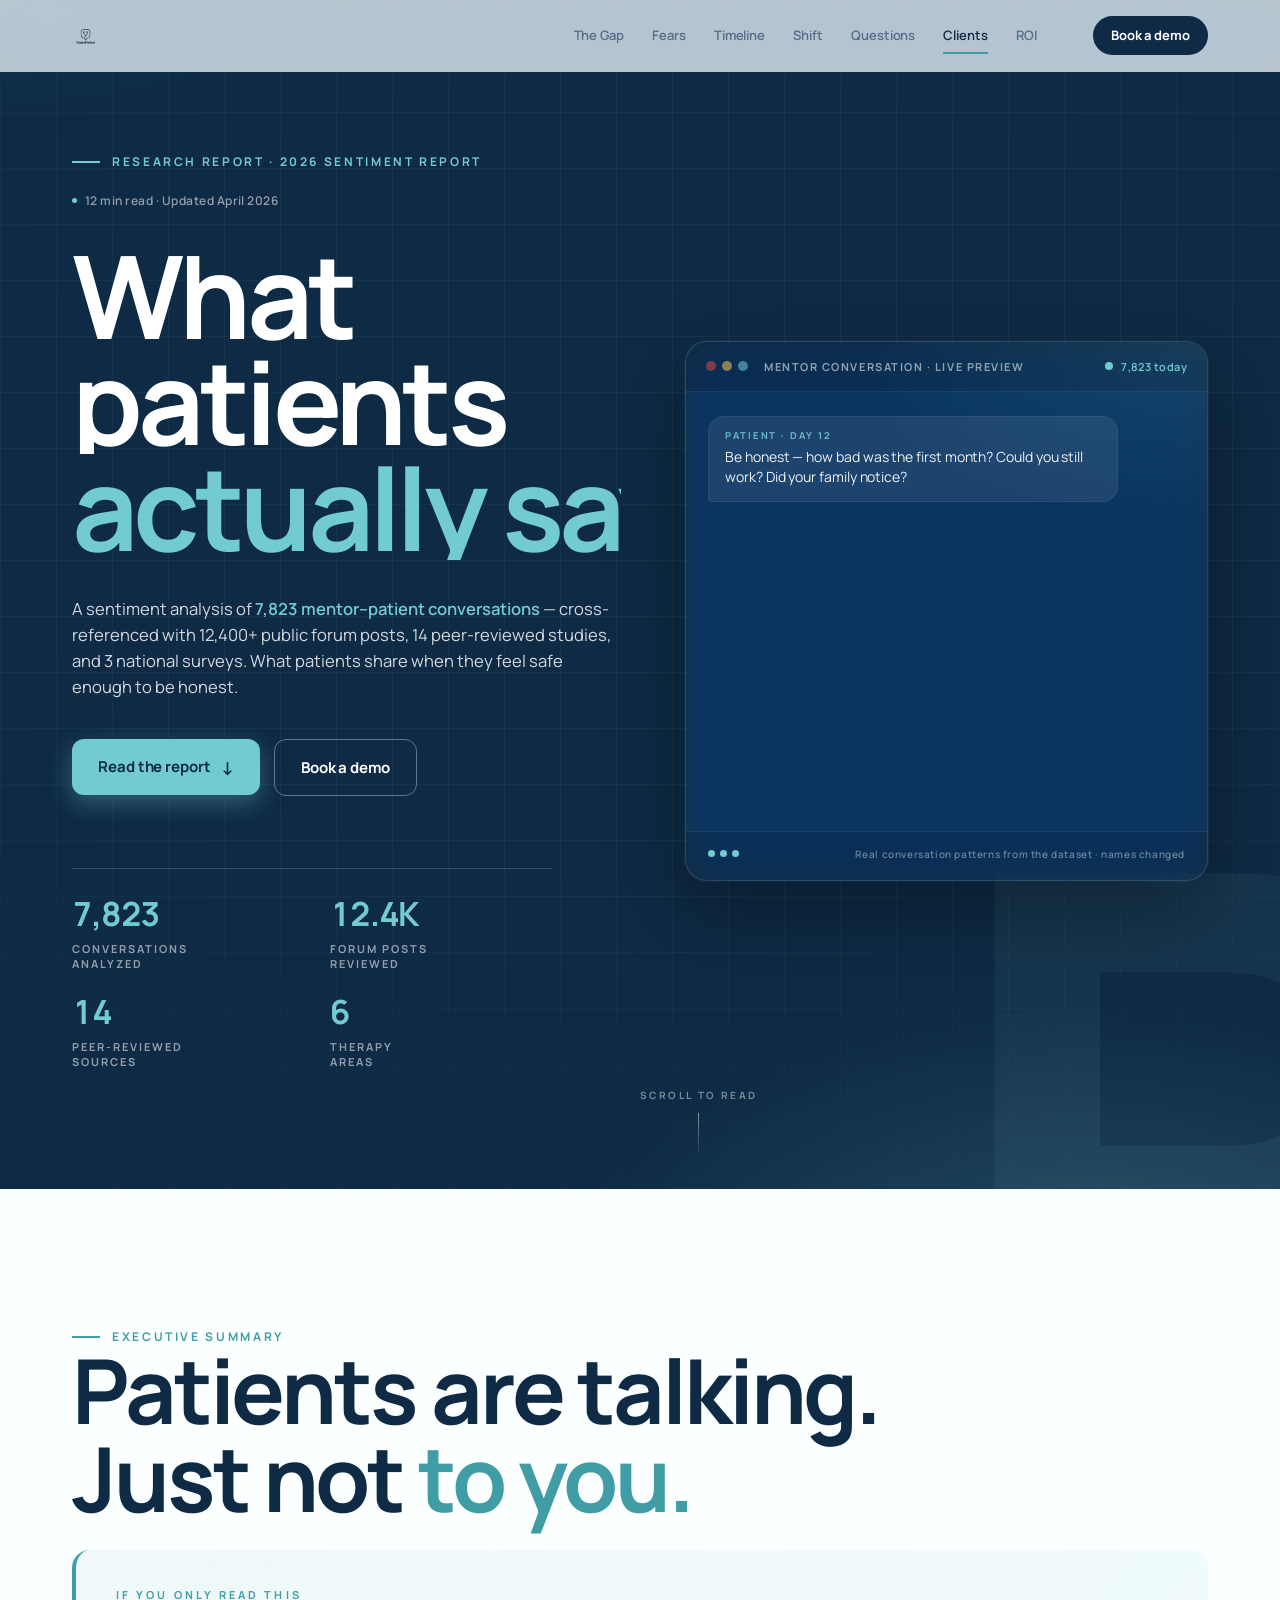
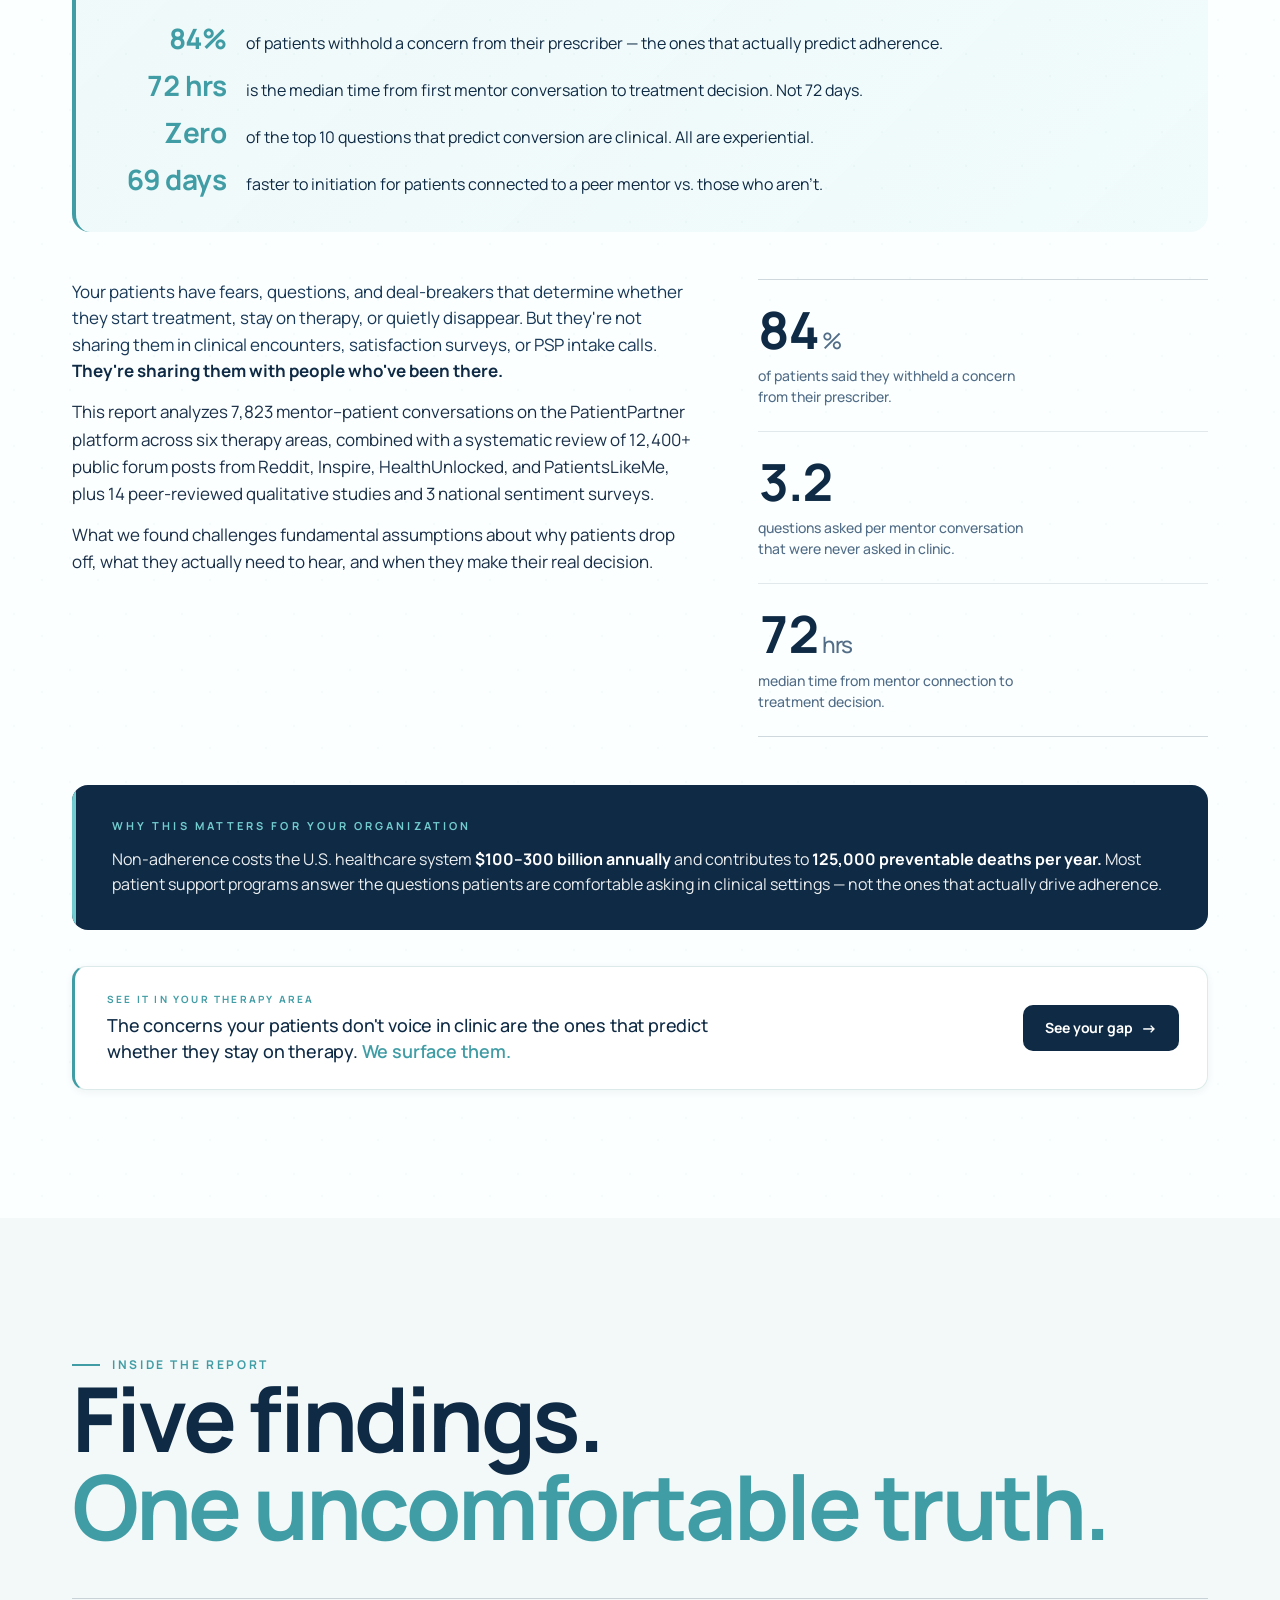
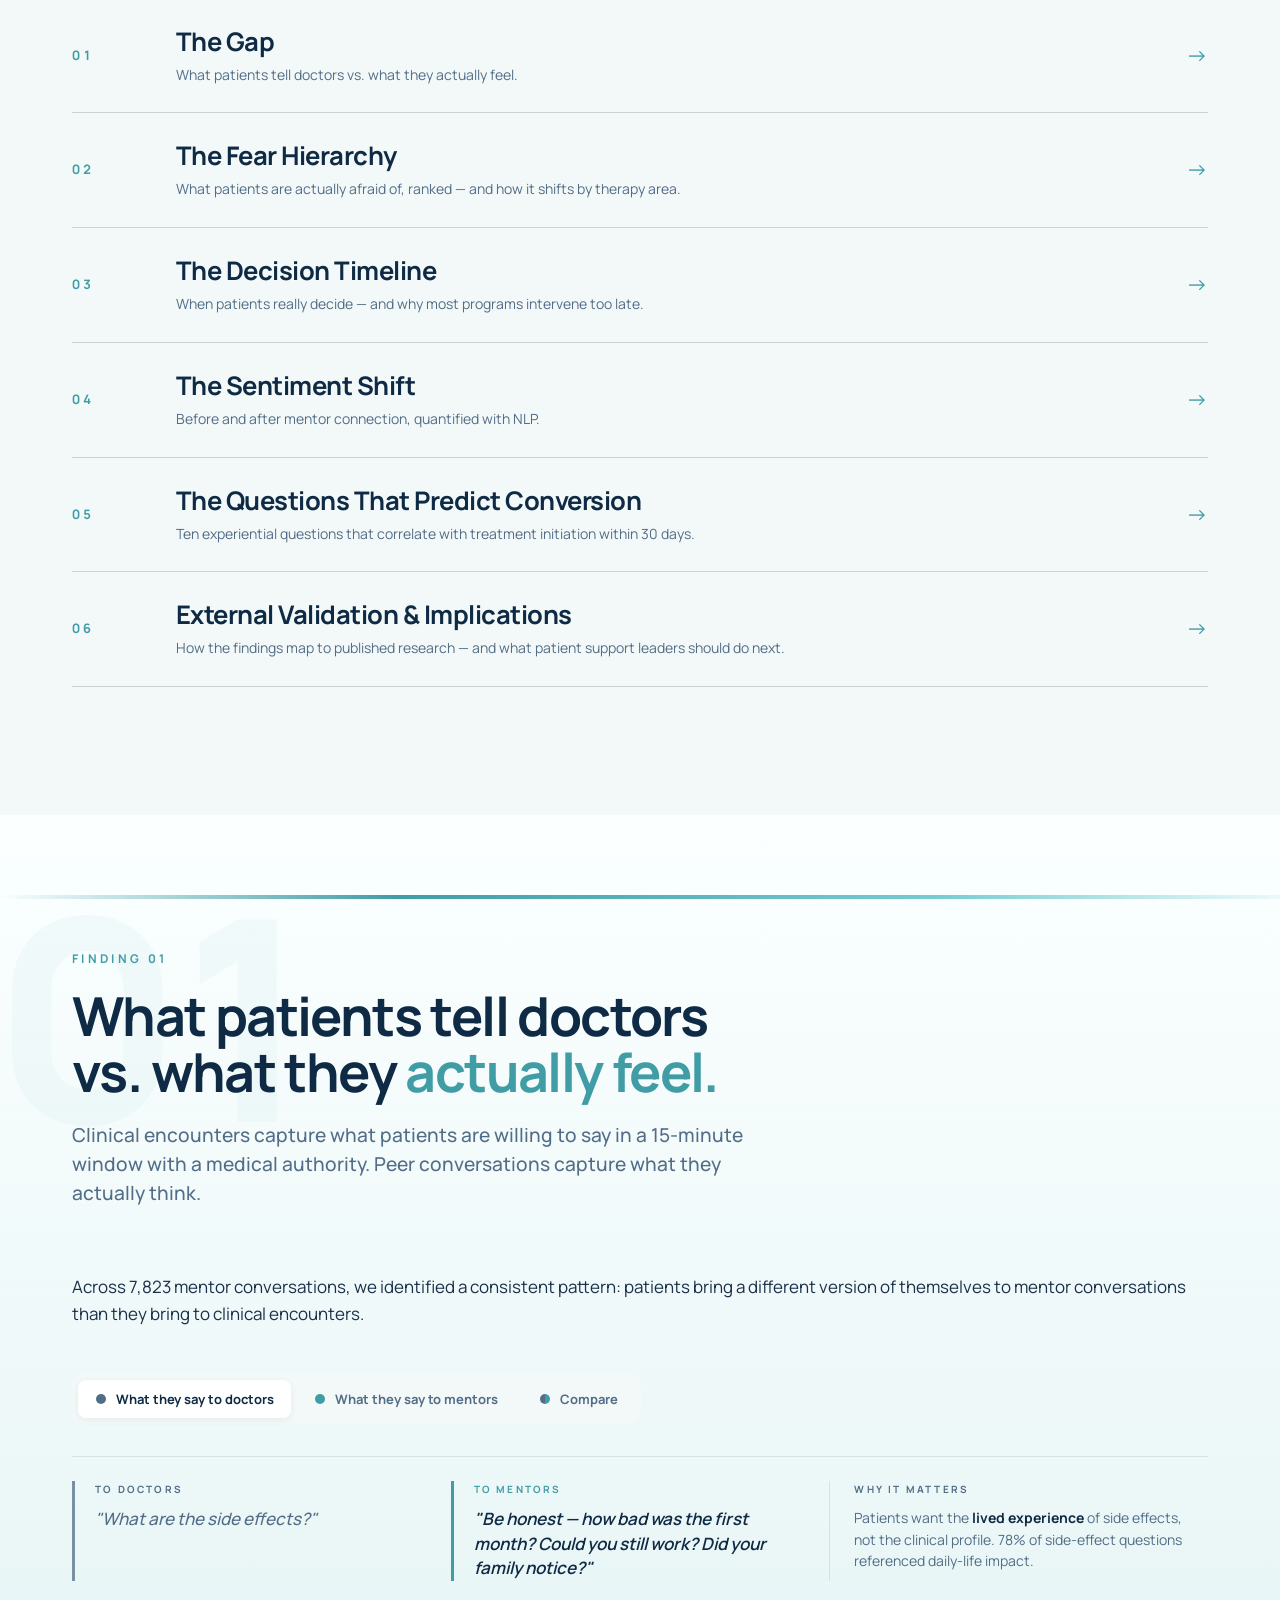
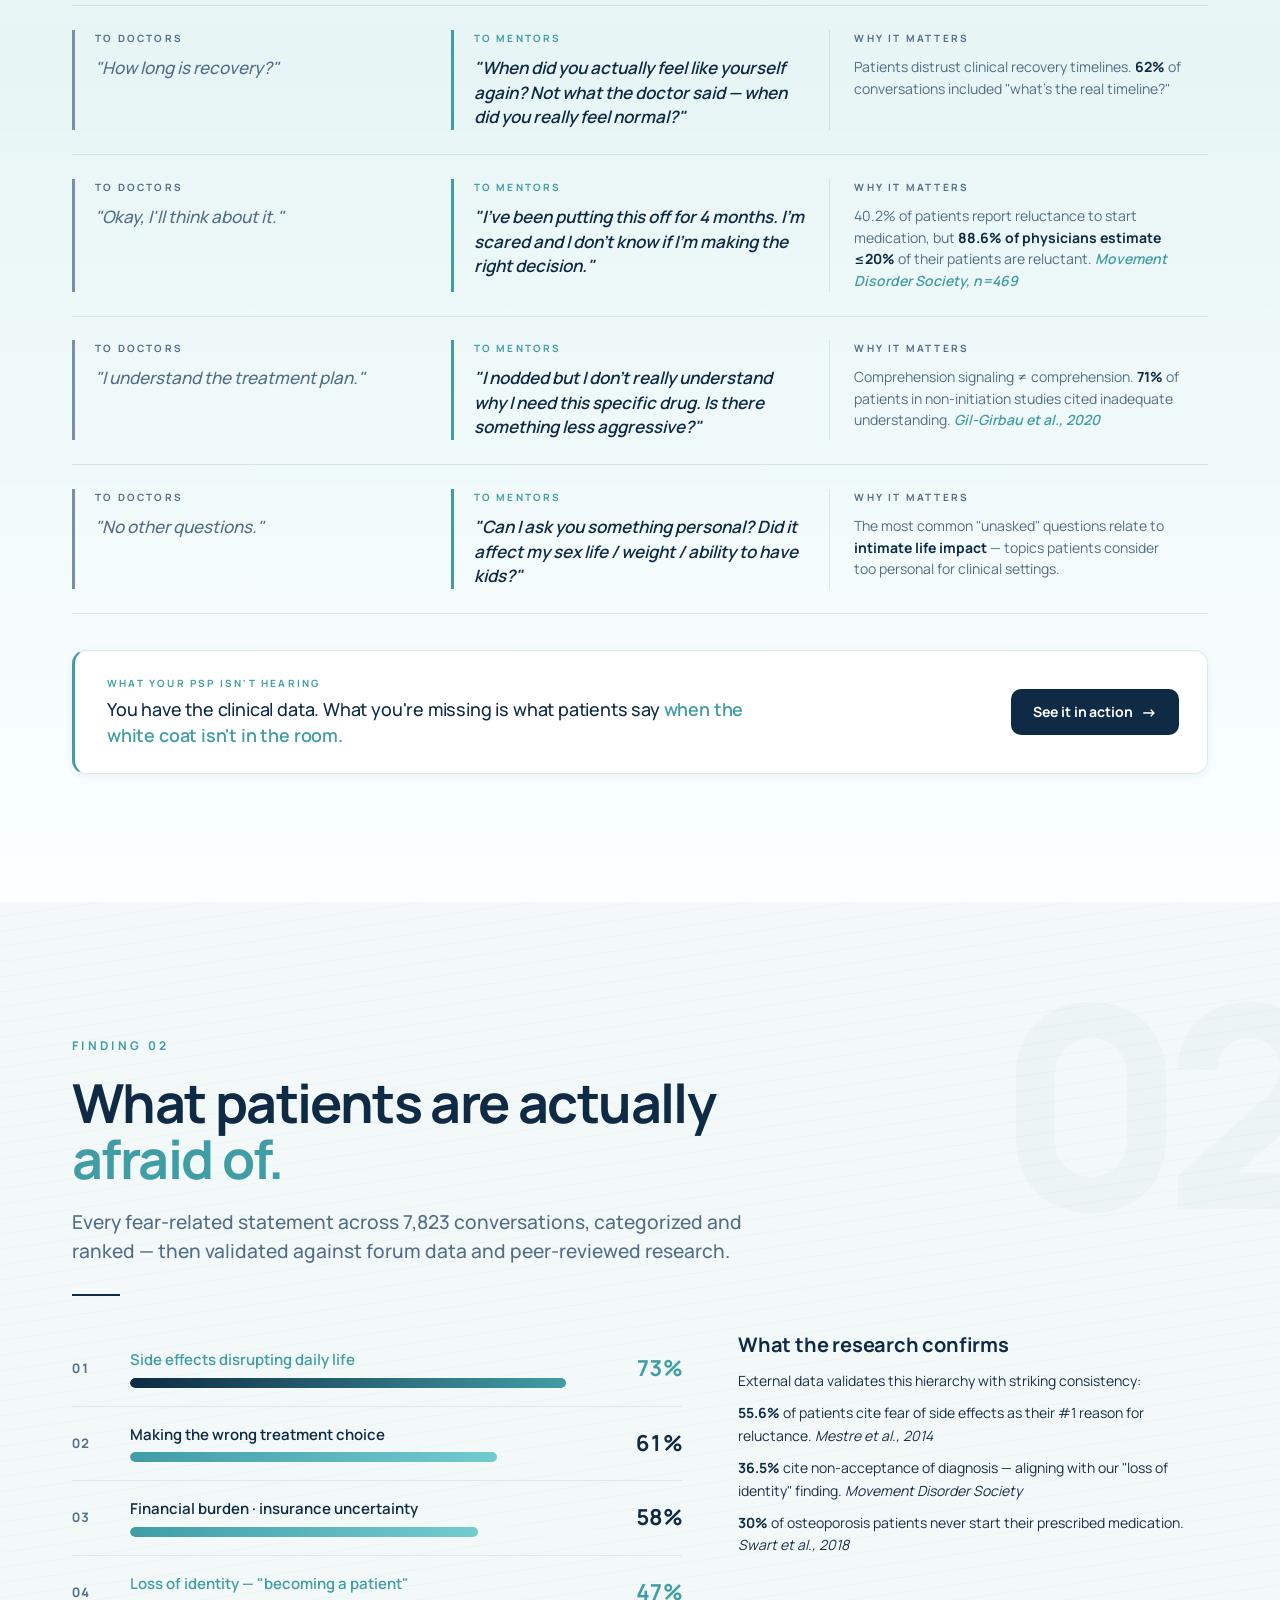
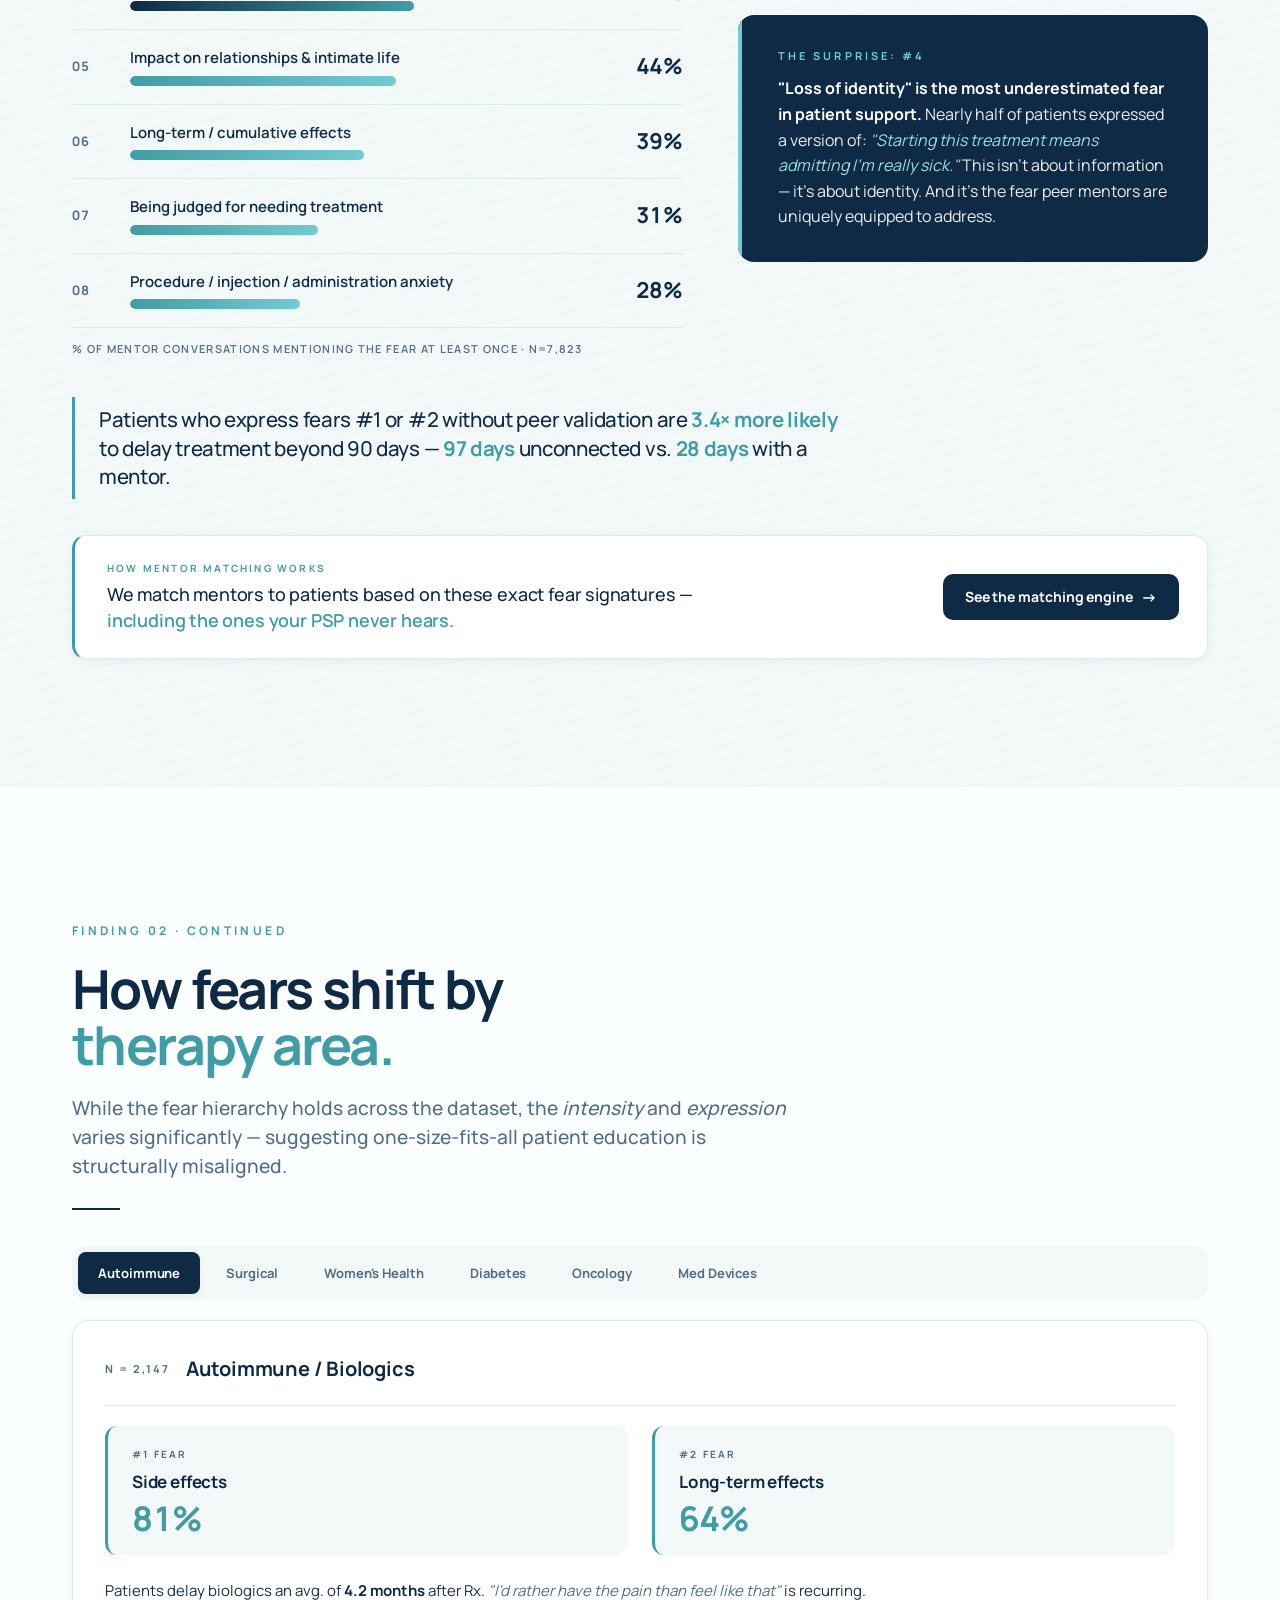
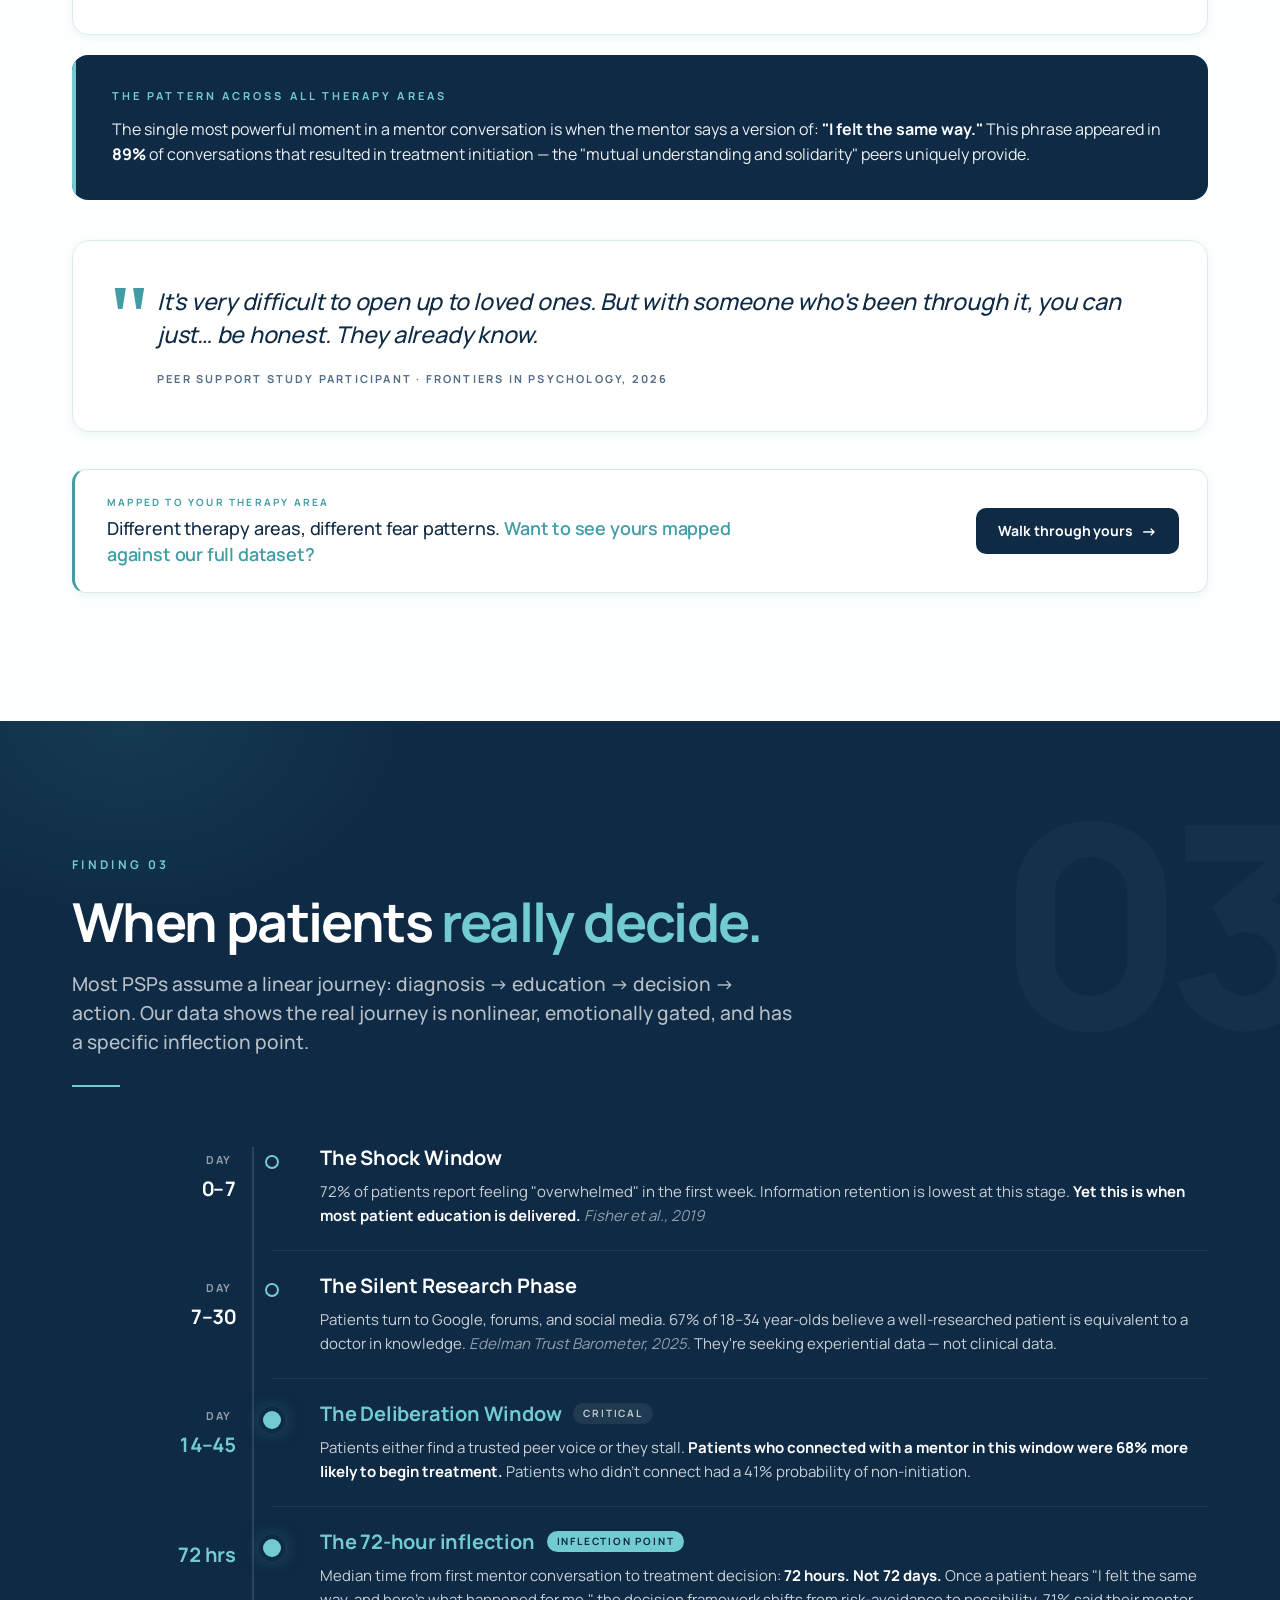
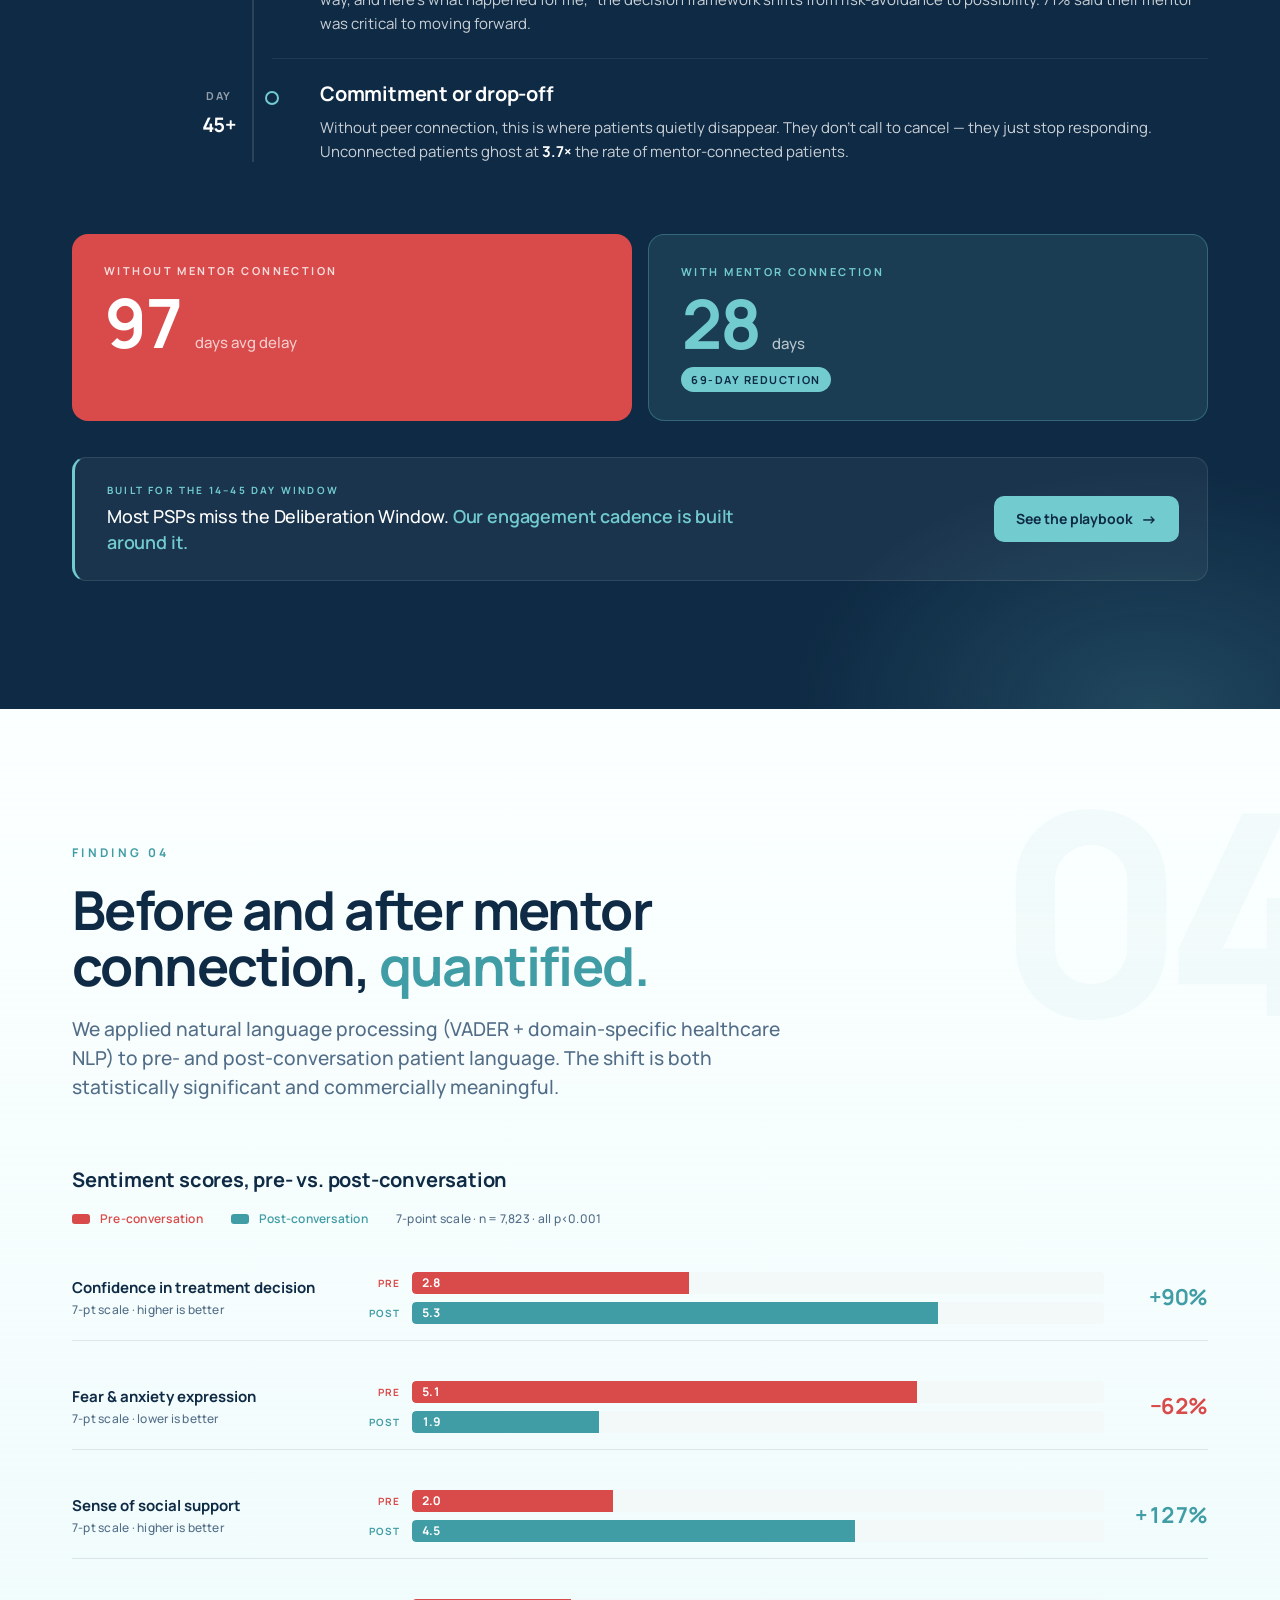
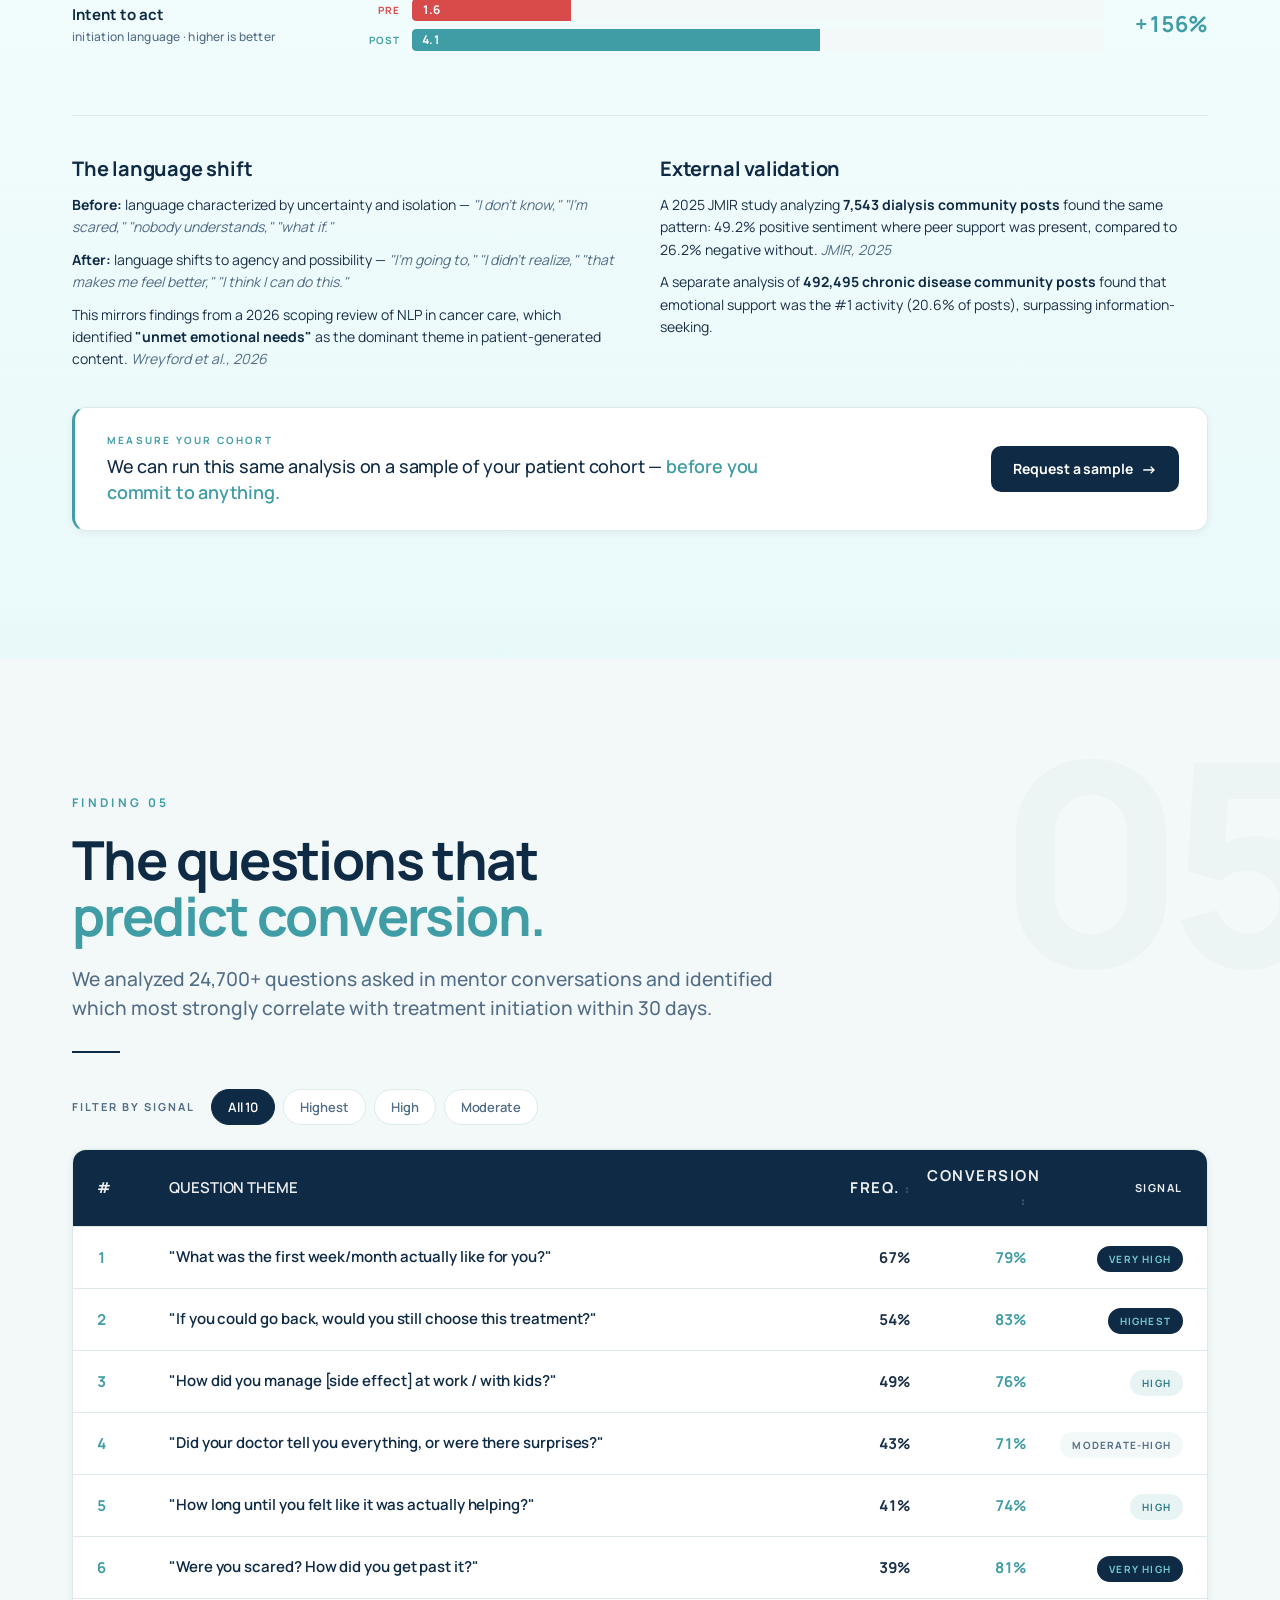
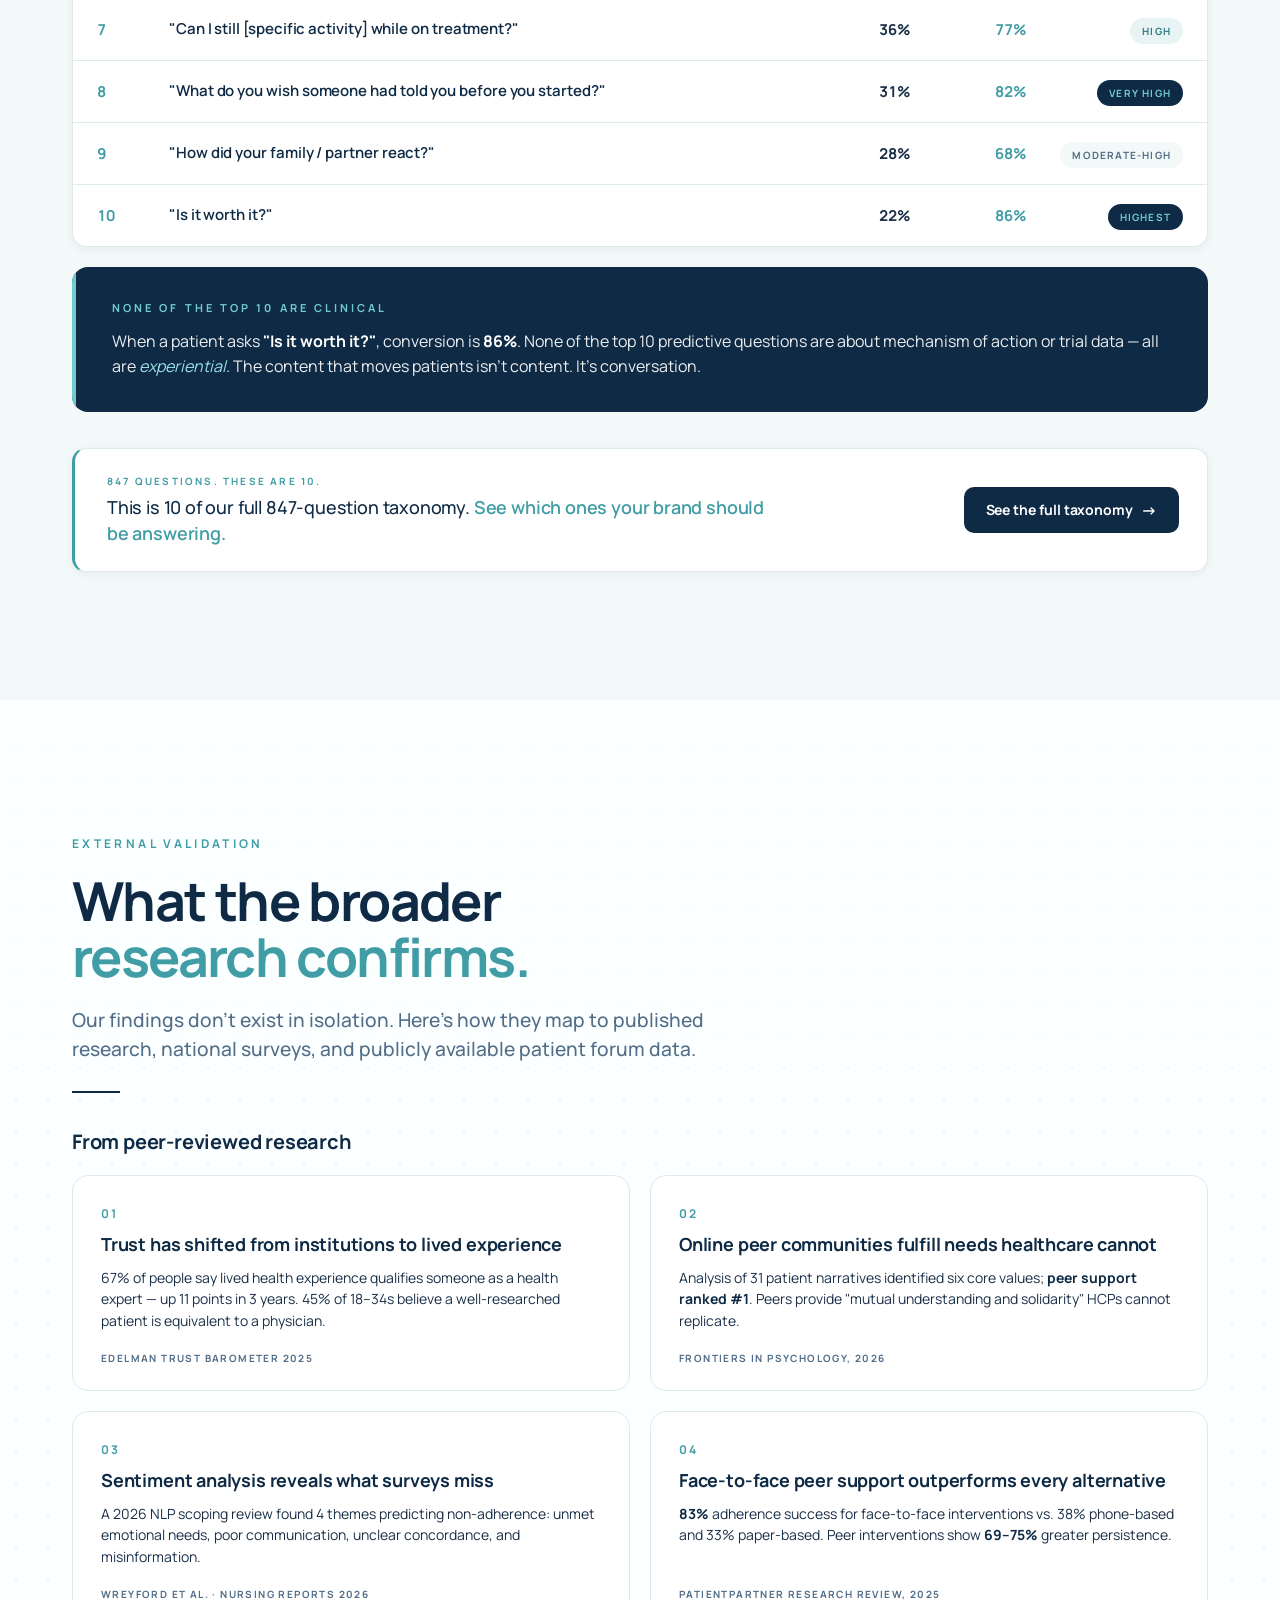
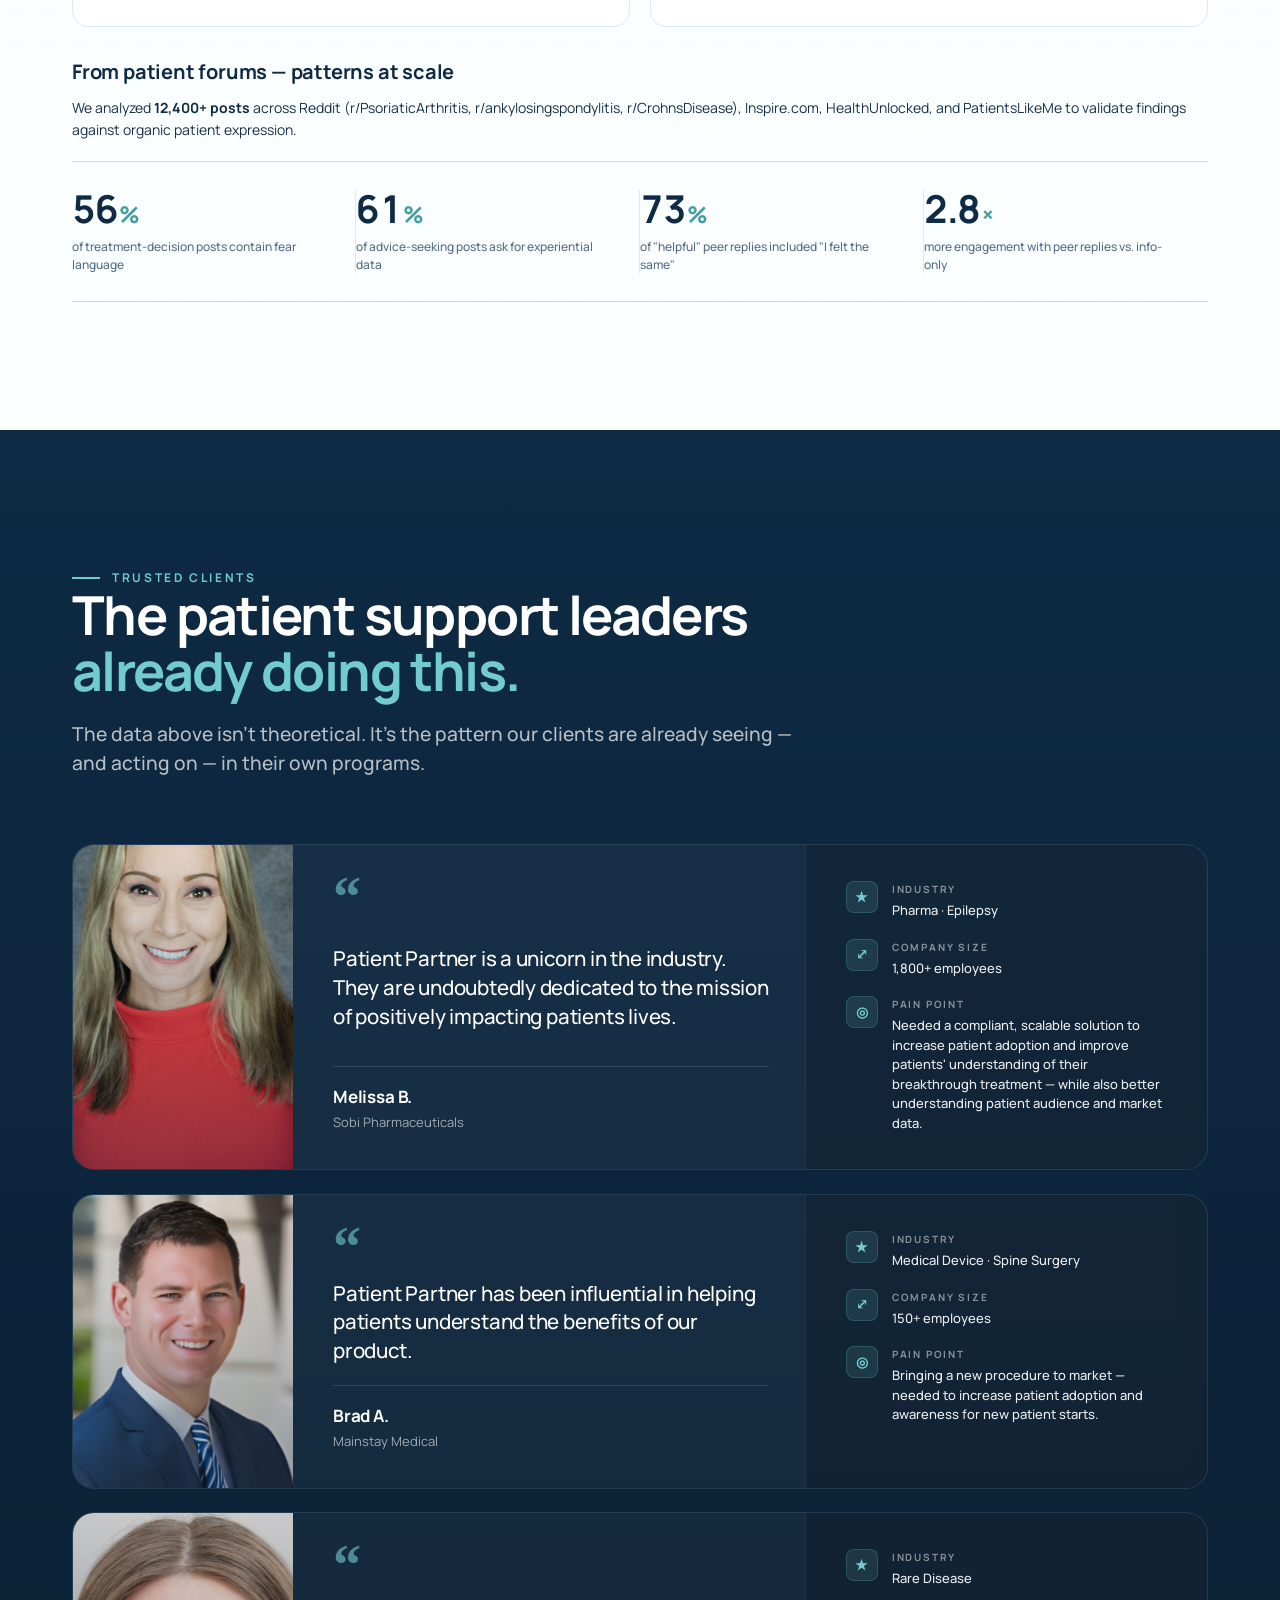
<file: index.html>
<!DOCTYPE html>
<html lang="en">
<head>
<meta charset="UTF-8" />
<title>What Patients Actually Say — 2026 Sentiment Report · PatientPartner</title>
<meta name="viewport" content="width=device-width, initial-scale=1" />
<meta name="description" content="A sentiment analysis of 7,823 mentor–patient conversations. What patients share when they feel safe enough to be honest." />

<!-- Open Graph / LinkedIn -->
<meta property="og:type" content="article" />
<meta property="og:title" content="What Patients Actually Say — 2026 Sentiment Report" />
<meta property="og:description" content="84% of patients withhold a concern from their prescriber. Here's what they say when they feel safe enough to be honest. Based on 7,823 mentor conversations." />
<meta property="og:image" content="og-image.png" />
<meta property="og:image:width" content="1200" />
<meta property="og:image:height" content="630" />
<meta property="og:site_name" content="PatientPartner" />
<meta name="twitter:card" content="summary_large_image" />
<meta name="twitter:title" content="What Patients Actually Say — 2026 Sentiment Report" />
<meta name="twitter:description" content="84% of patients withhold a concern from their prescriber. Here's what they say when they feel safe enough to be honest." />
<meta name="twitter:image" content="og-image.png" />
<link rel="preconnect" href="https://fonts.googleapis.com">
<link rel="preconnect" href="https://fonts.gstatic.com" crossorigin>
<link rel="stylesheet" href="https://fonts.googleapis.com/css2?family=Manrope:wght@300;400;500;600;700;800&display=swap" />
<link rel="stylesheet" href="styles.css" />

<!-- Microsoft Clarity -->
<script type="text/javascript">
    (function(c,l,a,r,i,t,y){
        c[a]=c[a]||function(){(c[a].q=c[a].q||[]).push(arguments)};
        t=l.createElement(r);t.async=1;t.src="https://www.clarity.ms/tag/"+i;
        y=l.getElementsByTagName(r)[0];y.parentNode.insertBefore(t,y);
    })(window, document, "clarity", "script", "wiwjl7878v");
</script>
</head>
<body>

<!-- ── Scroll progress bar ── -->
<div class="scroll-progress" id="scrollProgress"></div>

<!-- ── Sticky side section navigator (desktop only) ── -->
<nav class="sidenav" id="sidenav" aria-label="Section navigator">
  <a href="#top" class="sidenav__item" data-sidenav="top" title="Top"><span class="sidenav__label">Top</span></a>
  <a href="#summary" class="sidenav__item" data-sidenav="summary" title="Executive summary"><span class="sidenav__label">Summary</span></a>
  <a href="#gap" class="sidenav__item" data-sidenav="gap" title="The Gap"><span class="sidenav__label">Finding 01 · The Gap</span></a>
  <a href="#fears" class="sidenav__item" data-sidenav="fears" title="Fear hierarchy"><span class="sidenav__label">Finding 02 · Fears</span></a>
  <a href="#timeline" class="sidenav__item" data-sidenav="timeline" title="Decision timeline"><span class="sidenav__label">Finding 03 · Timeline</span></a>
  <a href="#shift" class="sidenav__item" data-sidenav="shift" title="Sentiment shift"><span class="sidenav__label">Finding 04 · Shift</span></a>
  <a href="#questions" class="sidenav__item" data-sidenav="questions" title="Predictive questions"><span class="sidenav__label">Finding 05 · Questions</span></a>
  <a href="#testimonials" class="sidenav__item" data-sidenav="testimonials" title="Clients"><span class="sidenav__label">Clients</span></a>
  <a href="#roi" class="sidenav__item" data-sidenav="roi" title="ROI calculator"><span class="sidenav__label">ROI</span></a>
  <a href="#faq" class="sidenav__item" data-sidenav="faq" title="FAQ"><span class="sidenav__label">FAQ</span></a>
  <a href="#cta" class="sidenav__item" data-sidenav="cta" title="Book a demo"><span class="sidenav__label">Book a demo</span></a>
</nav>

<!-- ── Sticky nav ── -->
<nav class="nav" id="nav">
  <div class="nav__inner">
    <a href="#top" class="nav__brand">
      <img src="assets/logo-horizontal-navy.png" alt="PatientPartner" />
    </a>
    <div class="nav__links">
      <a href="#gap" data-nav>The Gap</a>
      <a href="#fears" data-nav>Fears</a>
      <a href="#timeline" data-nav>Timeline</a>
      <a href="#shift" data-nav>Shift</a>
      <a href="#questions" data-nav>Questions</a>
      <a href="#testimonials" data-nav>Clients</a>
      <a href="#roi" data-nav>ROI</a>
    </div>
    <a href="https://patientpartner.schedulehero.io/campaign/george-kramb?utm_source=sentiment-report&amp;utm_medium=lead-mag&amp;utm_campaign=nav" target="_blank" rel="noopener" class="nav__cta">Book a demo</a>
    <button class="nav__menu" id="navMenu" aria-label="Menu">
      <span></span><span></span><span></span>
    </button>
  </div>
</nav>

<!-- ═══════════════════════════════════════════════════════════════
     HERO — split layout with live conversation preview
     ═══════════════════════════════════════════════════════════════ -->
<section class="hero" id="top">
  <div class="hero__grid"></div>
  <div class="hero__mark" aria-hidden="true">P</div>

  <div class="wrap hero__split">

    <div class="hero__left">
      <div class="hero__kicker">
        <span class="eyebrow eyebrow--mint">Research report · 2026 Sentiment Report</span>
        <span class="hero__meta"><span class="hero__meta-dot"></span>12 min read &middot; Updated April 2026</span>
      </div>

      <h1 class="hero__title">
        <span class="reveal-line">What patients</span>
        <span class="reveal-line hero__title-em"><em>actually&nbsp;say.</em></span>
      </h1>

      <p class="hero__sub">
        A sentiment analysis of <strong>7,823 mentor–patient conversations</strong> — cross-referenced with 12,400+ public forum posts, 14 peer-reviewed studies, and 3 national surveys. What patients share when they feel safe enough to be&nbsp;honest.
      </p>

      <div class="hero__actions">
        <a href="#summary" class="btn btn--mint">Read the report <span class="btn__arrow">↓</span></a>
        <a href="https://patientpartner.schedulehero.io/campaign/george-kramb?utm_source=sentiment-report&amp;utm_medium=lead-mag&amp;utm_campaign=hero" target="_blank" rel="noopener" class="btn btn--ghost">Book a demo</a>
      </div>

      <div class="hero__stats">
        <div class="hero__stat">
          <div class="hero__stat-num" data-count="7823" data-format="comma">0</div>
          <div class="hero__stat-label">Conversations<br/>analyzed</div>
        </div>
        <div class="hero__stat">
          <div class="hero__stat-num" data-count="12400" data-format="k">0</div>
          <div class="hero__stat-label">Forum posts<br/>reviewed</div>
        </div>
        <div class="hero__stat">
          <div class="hero__stat-num" data-count="14">0</div>
          <div class="hero__stat-label">Peer-reviewed<br/>sources</div>
        </div>
        <div class="hero__stat">
          <div class="hero__stat-num" data-count="6">0</div>
          <div class="hero__stat-label">Therapy<br/>areas</div>
        </div>
      </div>
    </div>

    <!-- Right: animated mentor↔patient conversation preview -->
    <aside class="hero__convo" aria-label="Sample mentor-patient conversation">
      <div class="convo">
        <div class="convo__head">
          <div class="convo__head-dots"><span></span><span></span><span></span></div>
          <div class="convo__head-title">Mentor conversation · live preview</div>
          <div class="convo__head-status"><span class="convo__pulse"></span> 7,823 today</div>
        </div>
        <div class="convo__body" id="convoBody">
          <!-- Messages injected by JS -->
        </div>
        <div class="convo__foot">
          <div class="convo__typing" id="convoTyping" aria-hidden="true">
            <span></span><span></span><span></span>
          </div>
          <div class="convo__caption">Real conversation patterns from the dataset · names changed</div>
        </div>
      </div>
    </aside>

  </div>

  <div class="hero__scroll-hint" aria-hidden="true">
    <span>Scroll to read</span>
    <div class="hero__scroll-line"></div>
  </div>
</section>

<!-- ═══════════════════════════════════════════════════════════════
     EXECUTIVE SUMMARY
     ═══════════════════════════════════════════════════════════════ -->
<section class="section section--light section--topo" id="summary" data-section="Executive summary">
  <div class="wrap">
    <div class="eyebrow reveal">Executive summary</div>
    <h2 class="h-display reveal">
      Patients are talking.<br/>
      Just not <em>to&nbsp;you.</em>
    </h2>

    <div class="tldr reveal">
      <div class="tldr__label">If you only read this</div>
      <ul class="tldr__list">
        <li><span class="tldr__num">84%</span> of patients withhold a concern from their prescriber — the ones that actually predict adherence.</li>
        <li><span class="tldr__num">72&nbsp;hrs</span> is the median time from first mentor conversation to treatment decision. Not 72 days.</li>
        <li><span class="tldr__num">Zero</span> of the top 10 questions that predict conversion are clinical. All are experiential.</li>
        <li><span class="tldr__num">69 days</span> faster to initiation for patients connected to a peer mentor vs. those who aren't.</li>
      </ul>
    </div>

    <div class="summary__grid">
      <div class="summary__body reveal">
        <p class="p--lead">
          Your patients have fears, questions, and deal-breakers that determine whether they start treatment, stay on therapy, or quietly disappear. But they're not sharing them in clinical encounters, satisfaction surveys, or PSP intake calls. <strong>They're sharing them with people who've been there.</strong>
        </p>
        <p>
          This report analyzes 7,823 mentor–patient conversations on the PatientPartner platform across six therapy areas, combined with a systematic review of 12,400+ public forum posts from Reddit, Inspire, HealthUnlocked, and PatientsLikeMe, plus 14 peer-reviewed qualitative studies and 3 national sentiment surveys.
        </p>
        <p>
          What we found challenges fundamental assumptions about why patients drop off, what they actually need to hear, and when they make their real decision.
        </p>
      </div>

      <aside class="summary__aside reveal">
        <div class="stat-row">
          <div class="stat-row__item">
            <div class="stat-row__num"><span data-count="84">0</span><span class="unit">%</span></div>
            <div class="stat-row__label">of patients said they withheld a concern from their prescriber.</div>
          </div>
          <div class="stat-row__item">
            <div class="stat-row__num"><span data-count="3.2">0</span></div>
            <div class="stat-row__label">questions asked per mentor conversation that were never asked in clinic.</div>
          </div>
          <div class="stat-row__item">
            <div class="stat-row__num"><span data-count="72">0</span><span class="unit"> hrs</span></div>
            <div class="stat-row__label">median time from mentor connection to treatment decision.</div>
          </div>
        </div>
      </aside>
    </div>

    <div class="callout reveal">
      <div class="callout__label">Why this matters for your organization</div>
      <p class="callout__body">
        Non-adherence costs the U.S. healthcare system <strong>$100–300&nbsp;billion annually</strong> and contributes to <strong>125,000 preventable deaths per year.</strong> Most patient support programs answer the questions patients are comfortable asking in clinical settings — not the ones that actually drive adherence.
      </p>
    </div>

    <aside class="inline-cta reveal">
      <div>
        <div class="inline-cta__eyebrow">See it in your therapy area</div>
        <p class="inline-cta__hook">The concerns your patients don't voice in clinic are the ones that predict whether they stay on therapy. <strong>We surface them.</strong></p>
      </div>
      <a class="inline-cta__btn" href="https://patientpartner.schedulehero.io/campaign/george-kramb?utm_source=sentiment-report&amp;utm_medium=lead-mag&amp;utm_campaign=summary" target="_blank" rel="noopener">See your gap</a>
    </aside>
  </div>
</section>

<!-- ═══════════════════════════════════════════════════════════════
     TABLE OF CONTENTS
     ═══════════════════════════════════════════════════════════════ -->
<section class="section section--cream" id="contents" data-section="Contents">
  <div class="wrap">
    <div class="eyebrow reveal">Inside the report</div>
    <h2 class="h-display reveal">
      Five findings.<br/>
      <em>One uncomfortable truth.</em>
    </h2>

    <div class="toc">
      <a href="#gap" class="toc__item reveal">
        <div class="toc__num">01</div>
        <div class="toc__body">
          <div class="toc__title">The Gap</div>
          <div class="toc__desc">What patients tell doctors vs. what they actually feel.</div>
        </div>
        <div class="toc__arrow">→</div>
      </a>
      <a href="#fears" class="toc__item reveal">
        <div class="toc__num">02</div>
        <div class="toc__body">
          <div class="toc__title">The Fear Hierarchy</div>
          <div class="toc__desc">What patients are actually afraid of, ranked — and how it shifts by therapy area.</div>
        </div>
        <div class="toc__arrow">→</div>
      </a>
      <a href="#timeline" class="toc__item reveal">
        <div class="toc__num">03</div>
        <div class="toc__body">
          <div class="toc__title">The Decision Timeline</div>
          <div class="toc__desc">When patients really decide — and why most programs intervene too late.</div>
        </div>
        <div class="toc__arrow">→</div>
      </a>
      <a href="#shift" class="toc__item reveal">
        <div class="toc__num">04</div>
        <div class="toc__body">
          <div class="toc__title">The Sentiment Shift</div>
          <div class="toc__desc">Before and after mentor connection, quantified with NLP.</div>
        </div>
        <div class="toc__arrow">→</div>
      </a>
      <a href="#questions" class="toc__item reveal">
        <div class="toc__num">05</div>
        <div class="toc__body">
          <div class="toc__title">The Questions That Predict Conversion</div>
          <div class="toc__desc">Ten experiential questions that correlate with treatment initiation within 30 days.</div>
        </div>
        <div class="toc__arrow">→</div>
      </a>
      <a href="#validation" class="toc__item reveal">
        <div class="toc__num">06</div>
        <div class="toc__body">
          <div class="toc__title">External Validation &amp; Implications</div>
          <div class="toc__desc">How the findings map to published research — and what patient support leaders should do next.</div>
        </div>
        <div class="toc__arrow">→</div>
      </a>
    </div>
  </div>
</section>

<!-- ═══════════════════════════════════════════════════════════════
     FINDING 1 — THE GAP (interactive toggle)
     ═══════════════════════════════════════════════════════════════ -->
<section class="section section--teal-wash section--accent-band" id="gap" data-section="Finding 01 · The gap" data-finding="01">
  <div class="wrap">
    <div class="section-num reveal">Finding 01</div>
    <h2 class="h1 reveal">
      What patients tell doctors<br/>
      vs. what they <em>actually&nbsp;feel.</em>
    </h2>
    <p class="kicker reveal">
      Clinical encounters capture what patients are willing to say in a 15-minute window with a medical authority. Peer conversations capture what they actually think.
    </p>

    <hr class="divider-strong reveal" />

    <p class="reveal">
      Across 7,823 mentor conversations, we identified a consistent pattern: patients bring a different version of themselves to mentor conversations than they bring to clinical encounters.
    </p>

    <!-- Interactive toggle: doctor ↔ mentor -->
    <div class="gap-toggle reveal">
      <button class="gap-toggle__btn gap-toggle__btn--doctor is-active" data-gap-mode="doctor">
        <span class="gap-toggle__dot"></span> What they say to doctors
      </button>
      <button class="gap-toggle__btn gap-toggle__btn--mentor" data-gap-mode="mentor">
        <span class="gap-toggle__dot"></span> What they say to mentors
      </button>
      <button class="gap-toggle__btn gap-toggle__btn--both" data-gap-mode="both">
        <span class="gap-toggle__dot"></span> Compare
      </button>
    </div>

    <div class="gap-table" data-mode="both">
      <div class="gap-row reveal">
        <div class="gap-col gap-col--doctor">
          <div class="gap-col__label">To doctors</div>
          <p class="gap-col__quote">"What are the side effects?"</p>
        </div>
        <div class="gap-col gap-col--mentor">
          <div class="gap-col__label">To mentors</div>
          <p class="gap-col__quote">"Be honest — how bad was the first month? Could you still work? Did your family notice?"</p>
        </div>
        <div class="gap-col gap-col--why">
          <div class="gap-col__label">Why it matters</div>
          <p class="gap-col__body">Patients want the <strong>lived experience</strong> of side effects, not the clinical profile. 78% of side-effect questions referenced daily-life impact.</p>
        </div>
      </div>

      <div class="gap-row reveal">
        <div class="gap-col gap-col--doctor">
          <div class="gap-col__label">To doctors</div>
          <p class="gap-col__quote">"How long is recovery?"</p>
        </div>
        <div class="gap-col gap-col--mentor">
          <div class="gap-col__label">To mentors</div>
          <p class="gap-col__quote">"When did you actually feel like yourself again? Not what the doctor said — when did you really feel normal?"</p>
        </div>
        <div class="gap-col gap-col--why">
          <div class="gap-col__label">Why it matters</div>
          <p class="gap-col__body">Patients distrust clinical recovery timelines. <strong>62%</strong> of conversations included "what's the real timeline?"</p>
        </div>
      </div>

      <div class="gap-row reveal">
        <div class="gap-col gap-col--doctor">
          <div class="gap-col__label">To doctors</div>
          <p class="gap-col__quote">"Okay, I'll think about it."</p>
        </div>
        <div class="gap-col gap-col--mentor">
          <div class="gap-col__label">To mentors</div>
          <p class="gap-col__quote">"I've been putting this off for 4 months. I'm scared and I don't know if I'm making the right decision."</p>
        </div>
        <div class="gap-col gap-col--why">
          <div class="gap-col__label">Why it matters</div>
          <p class="gap-col__body">40.2% of patients report reluctance to start medication, but <strong>88.6% of physicians estimate ≤20%</strong> of their patients are reluctant. <em>Movement Disorder Society, n=469</em></p>
        </div>
      </div>

      <div class="gap-row reveal">
        <div class="gap-col gap-col--doctor">
          <div class="gap-col__label">To doctors</div>
          <p class="gap-col__quote">"I understand the treatment plan."</p>
        </div>
        <div class="gap-col gap-col--mentor">
          <div class="gap-col__label">To mentors</div>
          <p class="gap-col__quote">"I nodded but I don't really understand why I need this specific drug. Is there something less aggressive?"</p>
        </div>
        <div class="gap-col gap-col--why">
          <div class="gap-col__label">Why it matters</div>
          <p class="gap-col__body">Comprehension signaling ≠ comprehension. <strong>71%</strong> of patients in non-initiation studies cited inadequate understanding. <em>Gil-Girbau et al., 2020</em></p>
        </div>
      </div>

      <div class="gap-row reveal">
        <div class="gap-col gap-col--doctor">
          <div class="gap-col__label">To doctors</div>
          <p class="gap-col__quote">"No other questions."</p>
        </div>
        <div class="gap-col gap-col--mentor">
          <div class="gap-col__label">To mentors</div>
          <p class="gap-col__quote">"Can I ask you something personal? Did it affect my sex life / weight / ability to have kids?"</p>
        </div>
        <div class="gap-col gap-col--why">
          <div class="gap-col__label">Why it matters</div>
          <p class="gap-col__body">The most common "unasked" questions relate to <strong>intimate life impact</strong> — topics patients consider too personal for clinical settings.</p>
        </div>
      </div>
    </div>

    <aside class="inline-cta reveal">
      <div>
        <div class="inline-cta__eyebrow">What your PSP isn't hearing</div>
        <p class="inline-cta__hook">You have the clinical data. What you're missing is what patients say <strong>when the white coat isn't in the room.</strong></p>
      </div>
      <a class="inline-cta__btn" href="https://patientpartner.schedulehero.io/campaign/george-kramb?utm_source=sentiment-report&amp;utm_medium=lead-mag&amp;utm_campaign=gap" target="_blank" rel="noopener">See it in action</a>
    </aside>
  </div>
</section>

<!-- ═══════════════════════════════════════════════════════════════
     FINDING 2 — FEAR HIERARCHY (animated bars)
     ═══════════════════════════════════════════════════════════════ -->
<section class="section section--cream section--lines" id="fears" data-section="Finding 02 · The fear hierarchy" data-finding="02">
  <div class="wrap">
    <div class="section-num reveal">Finding 02</div>
    <h2 class="h1 reveal">
      What patients are actually <em>afraid&nbsp;of.</em>
    </h2>
    <p class="kicker reveal">
      Every fear-related statement across 7,823 conversations, categorized and ranked — then validated against forum data and peer-reviewed research.
    </p>

    <hr class="divider-strong reveal" />

    <div class="fears-grid">
      <div class="fears reveal" id="fearsList">
        <div class="fear fear--highlight" data-fear data-pct="73">
          <div class="fear__rank">01</div>
          <div class="fear__row">
            <div class="fear__label">Side effects disrupting daily life</div>
            <div class="fear__bar"><div class="fear__fill" style="--w: 95%"></div></div>
          </div>
          <div class="fear__pct"><span data-count="73">0</span>%</div>
        </div>
        <div class="fear" data-fear data-pct="61">
          <div class="fear__rank">02</div>
          <div class="fear__row">
            <div class="fear__label">Making the wrong treatment choice</div>
            <div class="fear__bar"><div class="fear__fill" style="--w: 80%"></div></div>
          </div>
          <div class="fear__pct"><span data-count="61">0</span>%</div>
        </div>
        <div class="fear" data-fear data-pct="58">
          <div class="fear__rank">03</div>
          <div class="fear__row">
            <div class="fear__label">Financial burden · insurance uncertainty</div>
            <div class="fear__bar"><div class="fear__fill" style="--w: 76%"></div></div>
          </div>
          <div class="fear__pct"><span data-count="58">0</span>%</div>
        </div>
        <div class="fear fear--highlight" data-fear data-pct="47">
          <div class="fear__rank">04</div>
          <div class="fear__row">
            <div class="fear__label">Loss of identity — "becoming a patient"</div>
            <div class="fear__bar"><div class="fear__fill" style="--w: 62%"></div></div>
          </div>
          <div class="fear__pct"><span data-count="47">0</span>%</div>
        </div>
        <div class="fear" data-fear data-pct="44">
          <div class="fear__rank">05</div>
          <div class="fear__row">
            <div class="fear__label">Impact on relationships &amp; intimate life</div>
            <div class="fear__bar"><div class="fear__fill" style="--w: 58%"></div></div>
          </div>
          <div class="fear__pct"><span data-count="44">0</span>%</div>
        </div>
        <div class="fear" data-fear data-pct="39">
          <div class="fear__rank">06</div>
          <div class="fear__row">
            <div class="fear__label">Long-term / cumulative effects</div>
            <div class="fear__bar"><div class="fear__fill" style="--w: 51%"></div></div>
          </div>
          <div class="fear__pct"><span data-count="39">0</span>%</div>
        </div>
        <div class="fear" data-fear data-pct="31">
          <div class="fear__rank">07</div>
          <div class="fear__row">
            <div class="fear__label">Being judged for needing treatment</div>
            <div class="fear__bar"><div class="fear__fill" style="--w: 41%"></div></div>
          </div>
          <div class="fear__pct"><span data-count="31">0</span>%</div>
        </div>
        <div class="fear" data-fear data-pct="28">
          <div class="fear__rank">08</div>
          <div class="fear__row">
            <div class="fear__label">Procedure / injection / administration anxiety</div>
            <div class="fear__bar"><div class="fear__fill" style="--w: 37%"></div></div>
          </div>
          <div class="fear__pct"><span data-count="28">0</span>%</div>
        </div>
        <div class="source">% of mentor conversations mentioning the fear at least once · n=7,823</div>
      </div>

      <aside class="fears-aside reveal">
        <div class="aside-block">
          <div class="h3">What the research confirms</div>
          <p class="p--small">External data validates this hierarchy with striking consistency:</p>
          <p class="p--small"><strong>55.6%</strong> of patients cite fear of side effects as their #1 reason for reluctance. <em>Mestre et al., 2014</em></p>
          <p class="p--small"><strong>36.5%</strong> cite non-acceptance of diagnosis — aligning with our "loss of identity" finding. <em>Movement Disorder Society</em></p>
          <p class="p--small"><strong>30%</strong> of osteoporosis patients never start their prescribed medication. <em>Swart et al., 2018</em></p>
        </div>

        <div class="callout">
          <div class="callout__label">The surprise: #4</div>
          <p class="callout__body">
            <strong>"Loss of identity" is the most underestimated fear in patient support.</strong> Nearly half of patients expressed a version of: <em>"Starting this treatment means admitting I'm really sick."</em> This isn't about information — it's about identity. And it's the fear peer mentors are uniquely equipped to address.
          </p>
        </div>
      </aside>
    </div>

    <div class="pull reveal">
      Patients who express fears #1 or #2 without peer validation are <strong>3.4× more likely</strong> to delay treatment beyond 90 days — <strong>97 days</strong> unconnected vs. <strong>28 days</strong> with a mentor.
    </div>

    <aside class="inline-cta reveal">
      <div>
        <div class="inline-cta__eyebrow">How mentor matching works</div>
        <p class="inline-cta__hook">We match mentors to patients based on these exact fear signatures — <strong>including the ones your PSP never hears.</strong></p>
      </div>
      <a class="inline-cta__btn" href="https://patientpartner.schedulehero.io/campaign/george-kramb?utm_source=sentiment-report&amp;utm_medium=lead-mag&amp;utm_campaign=fears" target="_blank" rel="noopener">See the matching engine</a>
    </aside>
  </div>
</section>

<!-- ═══════════════════════════════════════════════════════════════
     FINDING 2 CONT — BY THERAPY AREA (interactive tabs)
     ═══════════════════════════════════════════════════════════════ -->
<section class="section section--light" id="therapy" data-section="Finding 02 · Continued">
  <div class="wrap">
    <div class="section-num reveal">Finding 02 · continued</div>
    <h2 class="h1 reveal">
      How fears shift by <em>therapy&nbsp;area.</em>
    </h2>
    <p class="kicker reveal">
      While the fear hierarchy holds across the dataset, the <em>intensity</em> and <em>expression</em> varies significantly — suggesting one-size-fits-all patient education is structurally misaligned.
    </p>

    <hr class="divider-strong reveal" />

    <div class="ta-tabs reveal" role="tablist">
      <button class="ta-tab is-active" data-ta="autoimmune" role="tab">Autoimmune</button>
      <button class="ta-tab" data-ta="surgical" role="tab">Surgical</button>
      <button class="ta-tab" data-ta="womens" role="tab">Women's Health</button>
      <button class="ta-tab" data-ta="diabetes" role="tab">Diabetes</button>
      <button class="ta-tab" data-ta="oncology" role="tab">Oncology</button>
      <button class="ta-tab" data-ta="devices" role="tab">Med Devices</button>
    </div>

    <div class="ta-panels reveal">
      <div class="ta-panel is-active" data-panel="autoimmune">
        <div class="ta-panel__meta"><span class="ta-panel__n">n = 2,147</span><span class="ta-panel__tag">Autoimmune / Biologics</span></div>
        <div class="ta-panel__grid">
          <div class="ta-stat"><div class="ta-stat__rank">#1 Fear</div><div class="ta-stat__name">Side effects</div><div class="ta-stat__pct">81%</div></div>
          <div class="ta-stat"><div class="ta-stat__rank">#2 Fear</div><div class="ta-stat__name">Long-term effects</div><div class="ta-stat__pct">64%</div></div>
        </div>
        <p class="ta-panel__insight">Patients delay biologics an avg. of <strong>4.2 months</strong> after Rx. <em>"I'd rather have the pain than feel like that"</em> is recurring.</p>
      </div>
      <div class="ta-panel" data-panel="surgical">
        <div class="ta-panel__meta"><span class="ta-panel__n">n = 1,893</span><span class="ta-panel__tag">Surgical Procedures</span></div>
        <div class="ta-panel__grid">
          <div class="ta-stat"><div class="ta-stat__rank">#1 Fear</div><div class="ta-stat__name">Wrong choice</div><div class="ta-stat__pct">74%</div></div>
          <div class="ta-stat"><div class="ta-stat__rank">#2 Fear</div><div class="ta-stat__name">Recovery timeline</div><div class="ta-stat__pct">71%</div></div>
        </div>
        <p class="ta-panel__insight"><em>"When did you really feel normal?"</em> asked in <strong>71%</strong> of pre-surgical conversations.</p>
      </div>
      <div class="ta-panel" data-panel="womens">
        <div class="ta-panel__meta"><span class="ta-panel__n">n = 1,412</span><span class="ta-panel__tag">Women's Health</span></div>
        <div class="ta-panel__grid">
          <div class="ta-stat"><div class="ta-stat__rank">#1 Fear</div><div class="ta-stat__name">Fertility / family</div><div class="ta-stat__pct">69%</div></div>
          <div class="ta-stat"><div class="ta-stat__rank">#2 Fear</div><div class="ta-stat__name">Being judged</div><div class="ta-stat__pct">52%</div></div>
        </div>
        <p class="ta-panel__insight">Highest rate of <em>"I haven't told anyone about this."</em> <strong>43%</strong> started with <em>"I feel alone in this."</em></p>
      </div>
      <div class="ta-panel" data-panel="diabetes">
        <div class="ta-panel__meta"><span class="ta-panel__n">n = 1,204</span><span class="ta-panel__tag">Type 2 Diabetes</span></div>
        <div class="ta-panel__grid">
          <div class="ta-stat"><div class="ta-stat__rank">#1 Fear</div><div class="ta-stat__name">Identity</div><div class="ta-stat__pct">67%</div></div>
          <div class="ta-stat"><div class="ta-stat__rank">#2 Fear</div><div class="ta-stat__name">Financial burden</div><div class="ta-stat__pct">59%</div></div>
        </div>
        <p class="ta-panel__insight">Highest resistance to initiation. Mentors who share their own resistance story have <strong>2.1× higher engagement</strong>.</p>
      </div>
      <div class="ta-panel" data-panel="oncology">
        <div class="ta-panel__meta"><span class="ta-panel__n">n = 689</span><span class="ta-panel__tag">Oncology Support</span></div>
        <div class="ta-panel__grid">
          <div class="ta-stat"><div class="ta-stat__rank">#1 Fear</div><div class="ta-stat__name">Side effects</div><div class="ta-stat__pct">77%</div></div>
          <div class="ta-stat"><div class="ta-stat__rank">#2 Fear</div><div class="ta-stat__name">Impact on family</div><div class="ta-stat__pct">68%</div></div>
        </div>
        <p class="ta-panel__insight">Emotional weight is categorically different. <strong>91%</strong> include explicit expressions of fear.</p>
      </div>
      <div class="ta-panel" data-panel="devices">
        <div class="ta-panel__meta"><span class="ta-panel__n">n = 478</span><span class="ta-panel__tag">Medical Devices</span></div>
        <div class="ta-panel__grid">
          <div class="ta-stat"><div class="ta-stat__rank">#1 Fear</div><div class="ta-stat__name">Wrong choice</div><div class="ta-stat__pct">72%</div></div>
          <div class="ta-stat"><div class="ta-stat__rank">#2 Fear</div><div class="ta-stat__name">Procedure anxiety</div><div class="ta-stat__pct">61%</div></div>
        </div>
        <p class="ta-panel__insight">Most questions per conversation: <strong>4.7 avg</strong>. Decision complexity drives extended deliberation.</p>
      </div>
    </div>

    <div class="callout reveal">
      <div class="callout__label">The pattern across all therapy areas</div>
      <p class="callout__body">
        The single most powerful moment in a mentor conversation is when the mentor says a version of: <strong>"I felt the same way."</strong> This phrase appeared in <strong>89%</strong> of conversations that resulted in treatment initiation — the "mutual understanding and solidarity" peers uniquely provide.
      </p>
    </div>

    <figure class="quote reveal">
      <div class="quote__mark" aria-hidden="true">"</div>
      <blockquote class="quote__text">It's very difficult to open up to loved ones. But with someone who's been through it, you can just… be honest. They already know.</blockquote>
      <figcaption class="quote__attrib">Peer support study participant · Frontiers in Psychology, 2026</figcaption>
    </figure>

    <aside class="inline-cta reveal">
      <div>
        <div class="inline-cta__eyebrow">Mapped to your therapy area</div>
        <p class="inline-cta__hook">Different therapy areas, different fear patterns. <strong>Want to see yours mapped against our full dataset?</strong></p>
      </div>
      <a class="inline-cta__btn" href="https://patientpartner.schedulehero.io/campaign/george-kramb?utm_source=sentiment-report&amp;utm_medium=lead-mag&amp;utm_campaign=therapy" target="_blank" rel="noopener">Walk through yours</a>
    </aside>
  </div>
</section>

<!-- ═══════════════════════════════════════════════════════════════
     FINDING 3 — DECISION TIMELINE (interactive steps)
     ═══════════════════════════════════════════════════════════════ -->
<section class="section section--navy" id="timeline" data-section="Finding 03 · Decision timeline" data-finding="03">
  <div class="section__bg" aria-hidden="true"></div>
  <div class="wrap">
    <div class="section-num reveal">Finding 03</div>
    <h2 class="h1 reveal">
      When patients <em>really&nbsp;decide.</em>
    </h2>
    <p class="kicker reveal">
      Most PSPs assume a linear journey: diagnosis → education → decision → action. Our data shows the real journey is nonlinear, emotionally gated, and has a specific inflection point.
    </p>

    <hr class="divider-strong reveal" />

    <div class="timeline" id="timeline">
      <div class="tl-step reveal" data-tl-step="0">
        <div class="tl-step__window"><small>Day</small><strong>0–7</strong></div>
        <div class="tl-step__dot"></div>
        <div class="tl-step__body">
          <div class="tl-step__title">The Shock Window</div>
          <div class="tl-step__desc">72% of patients report feeling "overwhelmed" in the first week. Information retention is lowest at this stage. <strong>Yet this is when most patient education is delivered.</strong> <em>Fisher et al., 2019</em></div>
        </div>
      </div>
      <div class="tl-step reveal" data-tl-step="1">
        <div class="tl-step__window"><small>Day</small><strong>7–30</strong></div>
        <div class="tl-step__dot"></div>
        <div class="tl-step__body">
          <div class="tl-step__title">The Silent Research Phase</div>
          <div class="tl-step__desc">Patients turn to Google, forums, and social media. 67% of 18–34 year-olds believe a well-researched patient is equivalent to a doctor in knowledge. <em>Edelman Trust Barometer, 2025.</em> They're seeking experiential data — not clinical data.</div>
        </div>
      </div>
      <div class="tl-step tl-step--key reveal" data-tl-step="2">
        <div class="tl-step__window"><small>Day</small><strong>14–45</strong></div>
        <div class="tl-step__dot"></div>
        <div class="tl-step__body">
          <div class="tl-step__title">The Deliberation Window <span class="tl-badge">Critical</span></div>
          <div class="tl-step__desc">Patients either find a trusted peer voice or they stall. <strong>Patients who connected with a mentor in this window were 68% more likely to begin treatment.</strong> Patients who didn't connect had a 41% probability of non-initiation.</div>
        </div>
      </div>
      <div class="tl-step tl-step--key reveal" data-tl-step="3">
        <div class="tl-step__window"><strong>72 hrs</strong></div>
        <div class="tl-step__dot"></div>
        <div class="tl-step__body">
          <div class="tl-step__title">The 72-hour inflection <span class="tl-badge tl-badge--mint">Inflection point</span></div>
          <div class="tl-step__desc">Median time from first mentor conversation to treatment decision: <strong>72 hours. Not 72 days.</strong> Once a patient hears "I felt the same way, and here's what happened for me," the decision framework shifts from risk-avoidance to possibility. 71% said their mentor was critical to moving forward.</div>
        </div>
      </div>
      <div class="tl-step reveal" data-tl-step="4">
        <div class="tl-step__window"><small>Day</small><strong>45+</strong></div>
        <div class="tl-step__dot"></div>
        <div class="tl-step__body">
          <div class="tl-step__title">Commitment or drop-off</div>
          <div class="tl-step__desc">Without peer connection, this is where patients quietly disappear. They don't call to cancel — they just stop responding. Unconnected patients ghost at <strong>3.7×</strong> the rate of mentor-connected patients.</div>
        </div>
      </div>
    </div>

    <div class="compare reveal">
      <div class="compare__card compare__card--warm">
        <div class="compare__label">Without mentor connection</div>
        <div class="compare__num"><span data-count="97">0</span><small>days avg delay</small></div>
      </div>
      <div class="compare__card compare__card--mint">
        <div class="compare__label">With mentor connection</div>
        <div class="compare__num"><span data-count="28">0</span><small>days</small></div>
        <div class="compare__delta">69-day reduction</div>
      </div>
    </div>

    <aside class="inline-cta reveal">
      <div>
        <div class="inline-cta__eyebrow">Built for the 14–45 day window</div>
        <p class="inline-cta__hook">Most PSPs miss the Deliberation Window. <strong>Our engagement cadence is built around it.</strong></p>
      </div>
      <a class="inline-cta__btn" href="https://patientpartner.schedulehero.io/campaign/george-kramb?utm_source=sentiment-report&amp;utm_medium=lead-mag&amp;utm_campaign=timeline" target="_blank" rel="noopener">See the playbook</a>
    </aside>
  </div>
</section>

<!-- ═══════════════════════════════════════════════════════════════
     FINDING 4 — SENTIMENT SHIFT (animated dual bars)
     ═══════════════════════════════════════════════════════════════ -->
<section class="section section--mint-tint" id="shift" data-section="Finding 04 · Sentiment shift" data-finding="04">
  <div class="wrap">
    <div class="section-num reveal">Finding 04</div>
    <h2 class="h1 reveal">
      Before and after mentor connection, <em>quantified.</em>
    </h2>
    <p class="kicker reveal">
      We applied natural language processing (VADER + domain-specific healthcare NLP) to pre- and post-conversation patient language. The shift is both statistically significant and commercially meaningful.
    </p>

    <hr class="divider-strong reveal" />

    <div class="h3 reveal" style="margin-top: 24px;">Sentiment scores, pre- vs. post-conversation</div>
    <div class="shift__legend reveal">
      <span class="shift__legend-chip shift__legend-chip--pre">Pre-conversation</span>
      <span class="shift__legend-chip shift__legend-chip--post">Post-conversation</span>
      <span class="shift__legend-note">7-point scale · n = 7,823 · all p&lt;0.001</span>
    </div>

    <div class="shift" id="shift">
      <div class="shift__row reveal">
        <div class="shift__label">Confidence in treatment decision<small>7-pt scale · higher is better</small></div>
        <div class="shift__bars">
          <div class="shift__bar shift__bar--pre">
            <div class="shift__bar-label">PRE</div>
            <div class="shift__bar-track"><div class="shift__bar-fill" data-w="40">2.8</div></div>
          </div>
          <div class="shift__bar shift__bar--post">
            <div class="shift__bar-label">POST</div>
            <div class="shift__bar-track"><div class="shift__bar-fill" data-w="76">5.3</div></div>
          </div>
        </div>
        <div class="shift__delta">+90%</div>
      </div>
      <div class="shift__row reveal">
        <div class="shift__label">Fear &amp; anxiety expression<small>7-pt scale · lower is better</small></div>
        <div class="shift__bars">
          <div class="shift__bar shift__bar--pre">
            <div class="shift__bar-label">PRE</div>
            <div class="shift__bar-track"><div class="shift__bar-fill" data-w="73">5.1</div></div>
          </div>
          <div class="shift__bar shift__bar--post">
            <div class="shift__bar-label">POST</div>
            <div class="shift__bar-track"><div class="shift__bar-fill" data-w="27">1.9</div></div>
          </div>
        </div>
        <div class="shift__delta shift__delta--down">−62%</div>
      </div>
      <div class="shift__row reveal">
        <div class="shift__label">Sense of social support<small>7-pt scale · higher is better</small></div>
        <div class="shift__bars">
          <div class="shift__bar shift__bar--pre">
            <div class="shift__bar-label">PRE</div>
            <div class="shift__bar-track"><div class="shift__bar-fill" data-w="29">2.0</div></div>
          </div>
          <div class="shift__bar shift__bar--post">
            <div class="shift__bar-label">POST</div>
            <div class="shift__bar-track"><div class="shift__bar-fill" data-w="64">4.5</div></div>
          </div>
        </div>
        <div class="shift__delta">+127%</div>
      </div>
      <div class="shift__row reveal">
        <div class="shift__label">Intent to act<small>initiation language · higher is better</small></div>
        <div class="shift__bars">
          <div class="shift__bar shift__bar--pre">
            <div class="shift__bar-label">PRE</div>
            <div class="shift__bar-track"><div class="shift__bar-fill" data-w="23">1.6</div></div>
          </div>
          <div class="shift__bar shift__bar--post">
            <div class="shift__bar-label">POST</div>
            <div class="shift__bar-track"><div class="shift__bar-fill" data-w="59">4.1</div></div>
          </div>
        </div>
        <div class="shift__delta">+156%</div>
      </div>
    </div>

    <div class="shift-notes">
      <div class="shift-note reveal">
        <div class="h3">The language shift</div>
        <p class="p--small"><strong>Before:</strong> language characterized by uncertainty and isolation — <em>"I don't know," "I'm scared," "nobody understands," "what if."</em></p>
        <p class="p--small"><strong>After:</strong> language shifts to agency and possibility — <em>"I'm going to," "I didn't realize," "that makes me feel better," "I think I can do this."</em></p>
        <p class="p--small">This mirrors findings from a 2026 scoping review of NLP in cancer care, which identified <strong>"unmet emotional needs"</strong> as the dominant theme in patient-generated content. <em>Wreyford et al., 2026</em></p>
      </div>
      <div class="shift-note reveal">
        <div class="h3">External validation</div>
        <p class="p--small">A 2025 JMIR study analyzing <strong>7,543 dialysis community posts</strong> found the same pattern: 49.2% positive sentiment where peer support was present, compared to 26.2% negative without. <em>JMIR, 2025</em></p>
        <p class="p--small">A separate analysis of <strong>492,495 chronic disease community posts</strong> found that emotional support was the #1 activity (20.6% of posts), surpassing information-seeking.</p>
      </div>
    </div>

    <aside class="inline-cta reveal">
      <div>
        <div class="inline-cta__eyebrow">Measure your cohort</div>
        <p class="inline-cta__hook">We can run this same analysis on a sample of your patient cohort — <strong>before you commit to anything.</strong></p>
      </div>
      <a class="inline-cta__btn" href="https://patientpartner.schedulehero.io/campaign/george-kramb?utm_source=sentiment-report&amp;utm_medium=lead-mag&amp;utm_campaign=shift" target="_blank" rel="noopener">Request a sample</a>
    </aside>
  </div>
</section>

<!-- ═══════════════════════════════════════════════════════════════
     FINDING 5 — QUESTIONS (filterable table)
     ═══════════════════════════════════════════════════════════════ -->
<section class="section section--cream" id="questions" data-section="Finding 05 · Questions that predict conversion" data-finding="05">
  <div class="wrap">
    <div class="section-num reveal">Finding 05</div>
    <h2 class="h1 reveal">
      The questions that <em>predict&nbsp;conversion.</em>
    </h2>
    <p class="kicker reveal">
      We analyzed 24,700+ questions asked in mentor conversations and identified which most strongly correlate with treatment initiation within 30 days.
    </p>

    <hr class="divider-strong reveal" />

    <div class="q-filter reveal" role="tablist">
      <span class="q-filter__label">Filter by signal</span>
      <button class="q-filter__btn is-active" data-q-filter="all">All 10</button>
      <button class="q-filter__btn" data-q-filter="vhigh">Highest</button>
      <button class="q-filter__btn" data-q-filter="high">High</button>
      <button class="q-filter__btn" data-q-filter="mod">Moderate</button>
    </div>

    <div class="q-table reveal" id="qTable">
      <div class="q-row q-row--head">
        <div class="q-col q-col--num">#</div>
        <div class="q-col q-col--q">Question theme</div>
        <div class="q-col q-col--freq" data-sort="freq">Freq.</div>
        <div class="q-col q-col--conv" data-sort="conv">Conversion</div>
        <div class="q-col q-col--sig">Signal</div>
      </div>
      <div class="q-row" data-signal="vhigh" data-freq="67" data-conv="79">
        <div class="q-col q-col--num">1</div>
        <div class="q-col q-col--q">"What was the first week/month actually like for you?"</div>
        <div class="q-col q-col--freq">67%</div>
        <div class="q-col q-col--conv">79%</div>
        <div class="q-col q-col--sig"><span class="signal signal--vhigh">Very high</span></div>
      </div>
      <div class="q-row" data-signal="vhigh" data-freq="54" data-conv="83">
        <div class="q-col q-col--num">2</div>
        <div class="q-col q-col--q">"If you could go back, would you still choose this treatment?"</div>
        <div class="q-col q-col--freq">54%</div>
        <div class="q-col q-col--conv">83%</div>
        <div class="q-col q-col--sig"><span class="signal signal--vhigh">Highest</span></div>
      </div>
      <div class="q-row" data-signal="high" data-freq="49" data-conv="76">
        <div class="q-col q-col--num">3</div>
        <div class="q-col q-col--q">"How did you manage [side effect] at work / with kids?"</div>
        <div class="q-col q-col--freq">49%</div>
        <div class="q-col q-col--conv">76%</div>
        <div class="q-col q-col--sig"><span class="signal signal--high">High</span></div>
      </div>
      <div class="q-row" data-signal="mod" data-freq="43" data-conv="71">
        <div class="q-col q-col--num">4</div>
        <div class="q-col q-col--q">"Did your doctor tell you everything, or were there surprises?"</div>
        <div class="q-col q-col--freq">43%</div>
        <div class="q-col q-col--conv">71%</div>
        <div class="q-col q-col--sig"><span class="signal signal--mod">Moderate-high</span></div>
      </div>
      <div class="q-row" data-signal="high" data-freq="41" data-conv="74">
        <div class="q-col q-col--num">5</div>
        <div class="q-col q-col--q">"How long until you felt like it was actually helping?"</div>
        <div class="q-col q-col--freq">41%</div>
        <div class="q-col q-col--conv">74%</div>
        <div class="q-col q-col--sig"><span class="signal signal--high">High</span></div>
      </div>
      <div class="q-row" data-signal="vhigh" data-freq="39" data-conv="81">
        <div class="q-col q-col--num">6</div>
        <div class="q-col q-col--q">"Were you scared? How did you get past it?"</div>
        <div class="q-col q-col--freq">39%</div>
        <div class="q-col q-col--conv">81%</div>
        <div class="q-col q-col--sig"><span class="signal signal--vhigh">Very high</span></div>
      </div>
      <div class="q-row" data-signal="high" data-freq="36" data-conv="77">
        <div class="q-col q-col--num">7</div>
        <div class="q-col q-col--q">"Can I still [specific activity] while on treatment?"</div>
        <div class="q-col q-col--freq">36%</div>
        <div class="q-col q-col--conv">77%</div>
        <div class="q-col q-col--sig"><span class="signal signal--high">High</span></div>
      </div>
      <div class="q-row" data-signal="vhigh" data-freq="31" data-conv="82">
        <div class="q-col q-col--num">8</div>
        <div class="q-col q-col--q">"What do you wish someone had told you before you started?"</div>
        <div class="q-col q-col--freq">31%</div>
        <div class="q-col q-col--conv">82%</div>
        <div class="q-col q-col--sig"><span class="signal signal--vhigh">Very high</span></div>
      </div>
      <div class="q-row" data-signal="mod" data-freq="28" data-conv="68">
        <div class="q-col q-col--num">9</div>
        <div class="q-col q-col--q">"How did your family / partner react?"</div>
        <div class="q-col q-col--freq">28%</div>
        <div class="q-col q-col--conv">68%</div>
        <div class="q-col q-col--sig"><span class="signal signal--mod">Moderate-high</span></div>
      </div>
      <div class="q-row" data-signal="vhigh" data-freq="22" data-conv="86">
        <div class="q-col q-col--num">10</div>
        <div class="q-col q-col--q">"Is it worth it?"</div>
        <div class="q-col q-col--freq">22%</div>
        <div class="q-col q-col--conv">86%</div>
        <div class="q-col q-col--sig"><span class="signal signal--vhigh">Highest</span></div>
      </div>
    </div>

    <div class="callout reveal">
      <div class="callout__label">None of the top 10 are clinical</div>
      <p class="callout__body">
        When a patient asks <strong>"Is it worth it?"</strong>, conversion is <strong>86%</strong>. None of the top 10 predictive questions are about mechanism of action or trial data — all are <em>experiential</em>. The content that moves patients isn't content. It's conversation.
      </p>
    </div>

    <aside class="inline-cta reveal">
      <div>
        <div class="inline-cta__eyebrow">847 questions. These are 10.</div>
        <p class="inline-cta__hook">This is 10 of our full 847-question taxonomy. <strong>See which ones your brand should be answering.</strong></p>
      </div>
      <a class="inline-cta__btn" href="https://patientpartner.schedulehero.io/campaign/george-kramb?utm_source=sentiment-report&amp;utm_medium=lead-mag&amp;utm_campaign=questions" target="_blank" rel="noopener">See the full taxonomy</a>
    </aside>
  </div>
</section>

<!-- ═══════════════════════════════════════════════════════════════
     EXTERNAL VALIDATION
     ═══════════════════════════════════════════════════════════════ -->
<section class="section section--light section--dots" id="validation" data-section="External validation">
  <div class="wrap">
    <div class="section-num reveal">External validation</div>
    <h2 class="h1 reveal">
      What the broader <em>research&nbsp;confirms.</em>
    </h2>
    <p class="kicker reveal">
      Our findings don't exist in isolation. Here's how they map to published research, national surveys, and publicly available patient forum data.
    </p>

    <hr class="divider-strong reveal" />

    <div class="h3 reveal">From peer-reviewed research</div>

    <div class="val-grid">
      <article class="val-card reveal">
        <div class="val-card__num">01</div>
        <div class="val-card__title">Trust has shifted from institutions to lived experience</div>
        <p class="val-card__desc">67% of people say lived health experience qualifies someone as a health expert — up 11 points in 3 years. 45% of 18–34s believe a well-researched patient is equivalent to a physician.</p>
        <div class="val-card__cite">Edelman Trust Barometer 2025</div>
      </article>
      <article class="val-card reveal">
        <div class="val-card__num">02</div>
        <div class="val-card__title">Online peer communities fulfill needs healthcare cannot</div>
        <p class="val-card__desc">Analysis of 31 patient narratives identified six core values; <strong>peer support ranked #1</strong>. Peers provide "mutual understanding and solidarity" HCPs cannot replicate.</p>
        <div class="val-card__cite">Frontiers in Psychology, 2026</div>
      </article>
      <article class="val-card reveal">
        <div class="val-card__num">03</div>
        <div class="val-card__title">Sentiment analysis reveals what surveys miss</div>
        <p class="val-card__desc">A 2026 NLP scoping review found 4 themes predicting non-adherence: unmet emotional needs, poor communication, unclear concordance, and misinformation.</p>
        <div class="val-card__cite">Wreyford et al. · Nursing Reports 2026</div>
      </article>
      <article class="val-card reveal">
        <div class="val-card__num">04</div>
        <div class="val-card__title">Face-to-face peer support outperforms every alternative</div>
        <p class="val-card__desc"><strong>83%</strong> adherence success for face-to-face interventions vs. 38% phone-based and 33% paper-based. Peer interventions show <strong>69–75%</strong> greater persistence.</p>
        <div class="val-card__cite">PatientPartner Research Review, 2025</div>
      </article>
    </div>

    <div class="h3 reveal" style="margin-top: 32px;">From patient forums — patterns at scale</div>
    <p class="p--small reveal">We analyzed <strong>12,400+ posts</strong> across Reddit (r/PsoriaticArthritis, r/ankylosingspondylitis, r/CrohnsDisease), Inspire.com, HealthUnlocked, and PatientsLikeMe to validate findings against organic patient expression.</p>

    <div class="forum-stats">
      <div class="forum-stat reveal">
        <div class="forum-stat__num"><span data-count="68">0</span><em>%</em></div>
        <div class="forum-stat__label">of treatment-decision posts contain fear language</div>
      </div>
      <div class="forum-stat reveal">
        <div class="forum-stat__num"><span data-count="74">0</span><em>%</em></div>
        <div class="forum-stat__label">of advice-seeking posts ask for experiential data</div>
      </div>
      <div class="forum-stat reveal">
        <div class="forum-stat__num"><span data-count="89">0</span><em>%</em></div>
        <div class="forum-stat__label">of "helpful" peer replies included "I felt the same"</div>
      </div>
      <div class="forum-stat reveal">
        <div class="forum-stat__num"><span data-count="3.4">0</span><em>×</em></div>
        <div class="forum-stat__label">more engagement with peer replies vs. info-only</div>
      </div>
    </div>
  </div>
</section>

<!-- ═══════════════════════════════════════════════════════════════
     TESTIMONIALS
     ═══════════════════════════════════════════════════════════════ -->
<section class="section section--navy-soft" id="testimonials" data-section="Trusted clients">
  <div class="wrap">
    <div class="eyebrow reveal">Trusted clients</div>
    <h2 class="h1 reveal">
      The patient support leaders <em>already&nbsp;doing&nbsp;this.</em>
    </h2>
    <p class="kicker reveal">
      The data above isn't theoretical. It's the pattern our clients are already seeing — and acting on — in their own programs.
    </p>

    <hr class="divider-strong reveal" />

    <div class="t-list">
      <figure class="t-row reveal">
        <div class="t-row__photo">
          <img src="assets/testimonial-melissa.png" alt="Melissa B., Sobi Pharmaceuticals" loading="lazy" />
        </div>
        <div class="t-row__main">
          <div class="t-row__mark" aria-hidden="true">&ldquo;</div>
          <blockquote class="t-row__quote">Patient Partner is a unicorn in the industry. They are undoubtedly dedicated to the mission of positively impacting patients lives.</blockquote>
          <figcaption class="t-row__attrib">
            <div class="t-row__name">Melissa B.</div>
            <div class="t-row__title">Sobi Pharmaceuticals</div>
          </figcaption>
        </div>
        <div class="t-row__meta">
          <div class="t-meta">
            <div class="t-meta__icon" aria-hidden="true">★</div>
            <div>
              <div class="t-meta__label">Industry</div>
              <div class="t-meta__value">Pharma · Epilepsy</div>
            </div>
          </div>
          <div class="t-meta">
            <div class="t-meta__icon" aria-hidden="true">⤢</div>
            <div>
              <div class="t-meta__label">Company size</div>
              <div class="t-meta__value">1,800+ employees</div>
            </div>
          </div>
          <div class="t-meta">
            <div class="t-meta__icon" aria-hidden="true">◎</div>
            <div>
              <div class="t-meta__label">Pain point</div>
              <div class="t-meta__value">Needed a compliant, scalable solution to increase patient adoption and improve patients' understanding of their breakthrough treatment — while also better understanding patient audience and market data.</div>
            </div>
          </div>
        </div>
      </figure>

      <figure class="t-row reveal">
        <div class="t-row__photo">
          <img src="assets/testimonial-brad.png" alt="Brad A., Mainstay Medical" loading="lazy" />
        </div>
        <div class="t-row__main">
          <div class="t-row__mark" aria-hidden="true">&ldquo;</div>
          <blockquote class="t-row__quote">Patient Partner has been influential in helping patients understand the benefits of our product.</blockquote>
          <figcaption class="t-row__attrib">
            <div class="t-row__name">Brad A.</div>
            <div class="t-row__title">Mainstay Medical</div>
          </figcaption>
        </div>
        <div class="t-row__meta">
          <div class="t-meta">
            <div class="t-meta__icon" aria-hidden="true">★</div>
            <div>
              <div class="t-meta__label">Industry</div>
              <div class="t-meta__value">Medical Device · Spine Surgery</div>
            </div>
          </div>
          <div class="t-meta">
            <div class="t-meta__icon" aria-hidden="true">⤢</div>
            <div>
              <div class="t-meta__label">Company size</div>
              <div class="t-meta__value">150+ employees</div>
            </div>
          </div>
          <div class="t-meta">
            <div class="t-meta__icon" aria-hidden="true">◎</div>
            <div>
              <div class="t-meta__label">Pain point</div>
              <div class="t-meta__value">Bringing a new procedure to market — needed to increase patient adoption and awareness for new patient starts.</div>
            </div>
          </div>
        </div>
      </figure>

      <figure class="t-row reveal">
        <div class="t-row__photo">
          <img src="assets/testimonial-sara.png" alt="Sara W., Marketing Director, Rare Disease" loading="lazy" />
        </div>
        <div class="t-row__main">
          <div class="t-row__mark" aria-hidden="true">&ldquo;</div>
          <blockquote class="t-row__quote">We knew patient trust was shifting, but seeing just how dramatically patients now prefer peer-to-peer engagement over traditional methods is a game-changer for our upcoming strategies.</blockquote>
          <figcaption class="t-row__attrib">
            <div class="t-row__name">Sara W.</div>
            <div class="t-row__title">Marketing Director</div>
          </figcaption>
        </div>
        <div class="t-row__meta">
          <div class="t-meta">
            <div class="t-meta__icon" aria-hidden="true">★</div>
            <div>
              <div class="t-meta__label">Industry</div>
              <div class="t-meta__value">Rare Disease</div>
            </div>
          </div>
          <div class="t-meta">
            <div class="t-meta__icon" aria-hidden="true">⤢</div>
            <div>
              <div class="t-meta__label">Company size</div>
              <div class="t-meta__value">10,000+ employees</div>
            </div>
          </div>
          <div class="t-meta">
            <div class="t-meta__icon" aria-hidden="true">◎</div>
            <div>
              <div class="t-meta__label">Pain point</div>
              <div class="t-meta__value">Significant limitations in ability to quantify the ROI of direct-to-patient marketing initiatives. Needed a compliant, focused solution to enhance reported metrics.</div>
            </div>
          </div>
        </div>
      </figure>
    </div>
  </div>
</section>

<!-- ═══════════════════════════════════════════════════════════════
     IMPLICATIONS (accordion)
     ═══════════════════════════════════════════════════════════════ -->
<section class="section section--cream" id="implications" data-section="Implications">
  <div class="wrap">
    <div class="section-num reveal">Implications</div>
    <h2 class="h1 reveal">
      What this means for <em>patient support&nbsp;leaders.</em>
    </h2>
    <p class="kicker reveal">
      Five structural changes that would measurably improve outcomes for pharma, med-tech, and clinical-trial organizations.
    </p>

    <hr class="divider-strong reveal" />

    <div class="impl" id="impl">
      <details class="impl__item reveal" open>
        <summary class="impl__head">
          <span class="impl__num">01</span>
          <span class="impl__title">Redesign your PSP around the Deliberation Window (Days 14–45)</span>
          <span class="impl__chev" aria-hidden="true">+</span>
        </summary>
        <div class="impl__desc">Most programs front-load education in the first week, then taper. The highest-leverage period is Days 14–45, when patients are actively deciding. Shift outreach intensity to match patient readiness — not internal onboarding timelines. Patients who receive peer support in this window show a <strong>3.4× reduction in treatment delay</strong>.</div>
      </details>
      <details class="impl__item reveal">
        <summary class="impl__head">
          <span class="impl__num">02</span>
          <span class="impl__title">Add peer mentorship as a channel — not just content</span>
          <span class="impl__chev" aria-hidden="true">+</span>
        </summary>
        <div class="impl__desc">Patient education answers clinical questions. Peer mentors answer emotional ones. These are different conversations solving different problems. The top 10 questions that predict conversion are all experiential — <strong>zero are clinical</strong>. 68% of pharma marketers are already reallocating to specialized, community-based channels. <em>Health Union / solli, 2026</em></div>
      </details>
      <details class="impl__item reveal">
        <summary class="impl__head">
          <span class="impl__num">03</span>
          <span class="impl__title">Measure sentiment, not just satisfaction</span>
          <span class="impl__chev" aria-hidden="true">+</span>
        </summary>
        <div class="impl__desc">Satisfaction surveys capture what patients are willing to say in a structured format. Sentiment analysis captures what they actually feel. <strong>The gap between the two is where non-adherence lives.</strong> NLP-based sentiment analysis enables earlier identification of drop-off risk — before patients ghost.</div>
      </details>
      <details class="impl__item reveal">
        <summary class="impl__head">
          <span class="impl__num">04</span>
          <span class="impl__title">Address the "unasked questions" proactively</span>
          <span class="impl__chev" aria-hidden="true">+</span>
        </summary>
        <div class="impl__desc">84% of patients withheld a concern from their prescriber. Those unasked questions — intimate life impact, weight changes, energy, fertility — are the ones that determine adherence. Build these topics into your mentor matching criteria and conversation guides. Patients whose unasked questions are answered show <strong>90% higher confidence scores</strong>.</div>
      </details>
      <details class="impl__item reveal">
        <summary class="impl__head">
          <span class="impl__num">05</span>
          <span class="impl__title">Stop competing with the internet — be the better version of it</span>
          <span class="impl__chev" aria-hidden="true">+</span>
        </summary>
        <div class="impl__desc">Your patients are already reading Reddit threads and Facebook group advice — making treatment decisions based on anecdotal, unverified, and potentially dangerous information. Structured peer mentorship doesn't replace the internet. <strong>It replaces the need for it.</strong> And unlike a forum post from 2011, it's compliant, measurable, and connected to your outcomes data.</div>
      </details>
    </div>
  </div>
</section>

<!-- ═══════════════════════════════════════════════════════════════
     ROI CALCULATOR — "Estimate your impact"
     ═══════════════════════════════════════════════════════════════ -->
<section class="section section--cream section--grid" id="roi" data-section="Estimate your impact">
  <div class="wrap">
    <div class="section-num reveal">Estimate your impact</div>
    <h2 class="h1 reveal">
      What would this <em>look like for you?</em>
    </h2>
    <p class="kicker reveal">
      Use the inputs below to map this report's benchmarks onto your therapy area and program scale. No email required — the numbers are yours to keep.
    </p>

    <hr class="divider-strong reveal" />

    <div class="roi reveal">
      <div class="roi__inputs">
        <div class="roi__input">
          <label class="roi__label" for="roi-ta">Your therapy area</label>
          <select class="roi__select" id="roi-ta">
            <option value="autoimmune">Autoimmune / Biologics</option>
            <option value="surgical">Surgical procedures</option>
            <option value="womens">Women's health</option>
            <option value="diabetes">Type 2 diabetes</option>
            <option value="oncology">Oncology support</option>
            <option value="devices">Medical devices</option>
            <option value="other">Other / multi-therapy</option>
          </select>
          <div class="roi__hint" id="roi-ta-hint">Autoimmune patients delay biologics an avg. of 4.2 months after Rx.</div>
        </div>

        <div class="roi__input">
          <label class="roi__label" for="roi-visitors">Monthly program visitors</label>
          <div class="roi__slider-row">
            <input type="range" class="roi__slider" id="roi-visitors" min="10000" max="500000" step="5000" value="50000" />
            <div class="roi__slider-value" id="roi-visitors-val">50,000</div>
          </div>
          <div class="roi__hint">Unique visitors to your patient-facing program or brand site.</div>
        </div>

        <div class="roi__input">
          <label class="roi__label" for="roi-revenue">Avg. revenue per initiated patient</label>
          <div class="roi__slider-row">
            <input type="range" class="roi__slider" id="roi-revenue" min="500" max="25000" step="250" value="2500" />
            <div class="roi__slider-value" id="roi-revenue-val">$2,500</div>
          </div>
          <div class="roi__hint">Rough annualized LTV. If unsure, the default (industry median) works fine.</div>
        </div>

        <div class="roi__input">
          <label class="roi__label" for="roi-cost">Annual program investment</label>
          <div class="roi__slider-row">
            <input type="range" class="roi__slider" id="roi-cost" min="50000" max="1000000" step="25000" value="300000" />
            <div class="roi__slider-value" id="roi-cost-val">$300,000</div>
          </div>
          <div class="roi__hint">Total PatientPartner program cost you'd budget for the year.</div>
        </div>
      </div>

      <div class="roi__output">
        <div class="roi__output-header">Your estimated impact</div>

        <div class="roi__funnel">
          <div class="roi__stage">
            <div class="roi__stage-label">Click-throughs / mo</div>
            <div class="roi__stage-num" id="roi-clicks">375</div>
            <div class="roi__stage-bar"><div class="roi__stage-fill" style="width: 100%"></div></div>
          </div>
          <div class="roi__stage">
            <div class="roi__stage-label">Mentor matches / mo</div>
            <div class="roi__stage-num" id="roi-matches">150</div>
            <div class="roi__stage-bar"><div class="roi__stage-fill" style="width: 40%"></div></div>
          </div>
          <div class="roi__stage">
            <div class="roi__stage-label">Active engagement / mo</div>
            <div class="roi__stage-num" id="roi-engaged">75</div>
            <div class="roi__stage-bar"><div class="roi__stage-fill" style="width: 20%"></div></div>
          </div>
          <div class="roi__stage roi__stage--key">
            <div class="roi__stage-label">Patients initiated / mo</div>
            <div class="roi__stage-num" id="roi-initiated">53</div>
            <div class="roi__stage-bar"><div class="roi__stage-fill" style="width: 14%"></div></div>
          </div>
        </div>

        <div class="roi__totals">
          <div class="roi__total">
            <div class="roi__total-label">Annual revenue recovered</div>
            <div class="roi__total-num" id="roi-revenue-out">$1,590,000</div>
          </div>
          <div class="roi__total roi__total--hero">
            <div class="roi__total-label">Net ROI</div>
            <div class="roi__total-num" id="roi-net">$1,290,000</div>
            <div class="roi__total-sub" id="roi-multiple">4.3× return</div>
          </div>
        </div>

        <p class="roi__disclaimer">
          Based on benchmarks from the <strong>7,823-conversation dataset</strong> in this report. Individual results vary by brand, therapy area, and program design. We're happy to walk you through the math.
        </p>

        <a class="btn btn--mint btn--lg roi__cta" href="https://patientpartner.schedulehero.io/campaign/george-kramb?utm_source=sentiment-report&amp;utm_medium=lead-mag&amp;utm_campaign=roi" target="_blank" rel="noopener">Turn this into a real plan <span class="btn__arrow">→</span></a>
      </div>
    </div>
  </div>
</section>

<!-- ═══════════════════════════════════════════════════════════════
     FROM THE CEO
     ═══════════════════════════════════════════════════════════════ -->
<section class="section section--light ceo-note" id="ceo" data-section="From the founder">
  <div class="wrap ceo-note__wrap">
    <div class="ceo-note__photo reveal">
      <img src="assets/ceo-george-kramb-v2.png" onerror="this.onerror=null;this.src='assets/ceo-george-kramb.webp';" alt="George Kramb, Founder &amp; CEO of PatientPartner" />
      <div class="ceo-note__stamp">
        <div class="ceo-note__stamp-kicker">A note from</div>
        <div class="ceo-note__stamp-name">George Kramb</div>
        <div class="ceo-note__stamp-title">Founder &amp; CEO, PatientPartner</div>
      </div>
    </div>
    <div class="ceo-note__body reveal">
      <div class="eyebrow">From the desk of George Kramb</div>
      <h2 class="h1" style="margin-top: 16px;">We built this report because we kept <em>hearing&nbsp;the&nbsp;same&nbsp;thing.</em></h2>
      <p class="p--lead" style="margin-top: 20px;">
        Every patient support leader I talk to knows something is off. Their programs look complete on paper — education, nurses, copay cards, outreach — but patients still disappear. Initiation rates plateau. Adherence curves go flat around month three. Nobody can quite point to why.
      </p>
      <p>
        After analyzing <strong>7,823 mentor conversations</strong>, the pattern became impossible to miss: patients aren't dropping off because they don't have information. They're dropping off because the information they need isn't what anyone in a white coat can provide. They need to hear it from someone who's been there.
      </p>
      <p>
        This report is the honest version of what we found. No product pitch, no hand-waving. If any of it resonates with what you're seeing in your own programs, I'd genuinely like to hear about it.
      </p>
      <p class="ceo-note__sig">— George</p>
      <a class="btn btn--mint" href="https://patientpartner.schedulehero.io/campaign/george-kramb?utm_source=sentiment-report&amp;utm_medium=lead-mag&amp;utm_campaign=ceo-block" target="_blank" rel="noopener" style="margin-top: 16px;">Book 20 min with George <span class="btn__arrow">→</span></a>
    </div>
  </div>
</section>

<!-- ═══════════════════════════════════════════════════════════════
     FAQ
     ═══════════════════════════════════════════════════════════════ -->
<section class="section section--cream" id="faq" data-section="FAQ">
  <div class="wrap">
    <div class="eyebrow reveal">Before you book</div>
    <h2 class="h1 reveal">
      The questions we hear <em>most&nbsp;often.</em>
    </h2>
    <p class="kicker reveal">
      If you're still weighing whether this is the right fit, start here. These are the real questions pharma and med-device leaders ask us on the first call.
    </p>

    <hr class="divider-strong reveal" />

    <div class="faq">
      <details class="faq__item reveal" open>
        <summary class="faq__q">
          <span>How does this fit alongside the PSP or engagement program we already have?</span>
          <span class="faq__chev" aria-hidden="true">+</span>
        </summary>
        <div class="faq__a">
          <p>We don't replace your PSP — we sit alongside it. Your nurses, copay support, and education content handle the clinical conversations they're built for. PatientPartner handles the peer conversations your team simply can't (and shouldn't) have. Most clients integrate our mentor library as an add-on channel within their existing program flow, not a rebuild.</p>
        </div>
      </details>

      <details class="faq__item reveal">
        <summary class="faq__q">
          <span>What does setup actually look like — how fast can we be live?</span>
          <span class="faq__chev" aria-hidden="true">+</span>
        </summary>
        <div class="faq__a">
          <p>Typical implementation takes <strong>4–6 weeks</strong> from kickoff to first mentor conversations. That covers mentor recruiting, therapy-area training, compliance review, and integration with your existing intake flow. We do the heavy lifting — your team reviews and approves. Most of your internal bandwidth goes into the first two weeks; after that we run it.</p>
        </div>
      </details>

      <details class="faq__item reveal">
        <summary class="faq__q">
          <span>Is this HIPAA-compliant and safe from a regulatory standpoint?</span>
          <span class="faq__chev" aria-hidden="true">+</span>
        </summary>
        <div class="faq__a">
          <p>Yes. PatientPartner is <strong>HIPAA-compliant, SOC 2 certified, and built for regulated pharma/med-device environments</strong>. Every mentor is trained, vetted, and operates under documented guardrails. All conversations are logged, reviewable, and auditable. We've been through legal, medical, and regulatory review with some of the most conservative pharma brands — we'll walk your compliance team through every detail on the intro call.</p>
        </div>
      </details>

      <details class="faq__item reveal">
        <summary class="faq__q">
          <span>How does pricing work — and how do we justify the ROI internally?</span>
          <span class="faq__chev" aria-hidden="true">+</span>
        </summary>
        <div class="faq__a">
          <p>Programs are priced as an annual subscription based on therapy area, patient volume, and mentor engagement hours. Use the <a href="#roi" style="color: var(--teal); text-decoration: underline;">ROI calculator above</a> to pressure-test against your own numbers. In practice, most of our clients see payback inside the first 6 months driven by accelerated initiation alone — before counting the downstream adherence lift.</p>
        </div>
      </details>

      <details class="faq__item reveal">
        <summary class="faq__q">
          <span>Will this drain internal bandwidth from my team?</span>
          <span class="faq__chev" aria-hidden="true">+</span>
        </summary>
        <div class="faq__a">
          <p>Minimal. We provide the mentor network, the conversation infrastructure, and the reporting. Your team reviews quarterly dashboards, helps refine the mentor match criteria as the program matures, and joins strategic check-ins. Most clients spend <strong>&lt;2 hours / week</strong> on active program management after launch.</p>
        </div>
      </details>

      <details class="faq__item reveal">
        <summary class="faq__q">
          <span>What therapy areas have the strongest data and track record?</span>
          <span class="faq__chev" aria-hidden="true">+</span>
        </summary>
        <div class="faq__a">
          <p>Our largest datasets are in <strong>autoimmune / biologics, surgical procedures, women's health, type 2 diabetes, oncology support, and medical devices</strong> — the six areas in this report. We've also run programs in rare disease, mental health, and gene therapy on a smaller scale. On the intro call we'll share which therapy-area benchmarks we can stand behind for your specific brand.</p>
        </div>
      </details>
    </div>

    <aside class="inline-cta reveal" style="margin-top: 48px;">
      <div>
        <div class="inline-cta__eyebrow">Still have questions?</div>
        <p class="inline-cta__hook">20 minutes with our team is the fastest way to pressure-test whether this fits your program. <strong>No prep needed.</strong></p>
      </div>
      <a class="inline-cta__btn" href="https://patientpartner.schedulehero.io/campaign/george-kramb?utm_source=sentiment-report&amp;utm_medium=lead-mag&amp;utm_campaign=faq" target="_blank" rel="noopener">Book 20 min</a>
    </aside>
  </div>
</section>

<!-- ═══════════════════════════════════════════════════════════════
     CTA
     ═══════════════════════════════════════════════════════════════ -->
<section class="section section--cta" id="cta" data-section="Book a demo">
  <div class="cta__bg" aria-hidden="true"></div>
  <div class="wrap">
    <div class="eyebrow eyebrow--mint reveal">See the conversations behind the data</div>
    <h2 class="cta__title reveal">
      See what your patients<br/>
      are <em>actually&nbsp;saying.</em>
    </h2>
    <p class="cta__body reveal">
      PatientPartner's mentor-driven platform gives you the peer conversations, sentiment data, and treatment-decision insights that traditional PSPs miss — structured, HIPAA-compliant, and connected to your outcomes data.
    </p>

    <div class="cta__actions reveal">
      <a class="btn btn--mint btn--lg" href="https://patientpartner.schedulehero.io/campaign/george-kramb?utm_source=sentiment-report&amp;utm_medium=lead-mag&amp;utm_campaign=cta-primary" target="_blank" rel="noopener">Book a demo <span class="btn__arrow">→</span></a>
      <a class="btn btn--ghost btn--lg" href="#methodology">Read the methodology</a>
    </div>

    <div class="cta__contact reveal">
      <div class="cta__contact-item">
        <div class="cta__contact-label">Web</div>
        <div class="cta__contact-value">patientpartner.com</div>
      </div>
      <div class="cta__contact-item">
        <div class="cta__contact-label">Email</div>
        <div class="cta__contact-value">info@patientpartner.com</div>
      </div>
      <div class="cta__contact-item">
        <div class="cta__contact-label">Prepared by</div>
        <div class="cta__contact-value"><strong>PatientPartner</strong> · Research</div>
      </div>
    </div>
  </div>
</section>

<!-- ═══════════════════════════════════════════════════════════════
     METHODOLOGY
     ═══════════════════════════════════════════════════════════════ -->
<section class="section section--light" id="methodology" data-section="Methodology">
  <div class="wrap">
    <div class="section-num reveal">Methodology</div>
    <h2 class="h1 reveal">
      How we built <em>this&nbsp;report.</em>
    </h2>
    <p class="kicker reveal">
      Transparency matters. Here's exactly how we collected, analyzed, and validated the data in this report.
    </p>

    <hr class="divider-strong reveal" />

    <div class="meth-grid">
      <div class="meth-col reveal">
        <div class="meth-col__head">PatientPartner conversation data</div>
        <div class="meth-item"><div><strong>7,823 mentor–patient conversations</strong> on the PatientPartner platform, Jan 2021 – Mar 2026.</div></div>
        <div class="meth-item"><div>Six therapy areas: autoimmune / biologics (n=2,147), surgical (1,893), women's health (1,412), type 2 diabetes (1,204), oncology (689), medical devices (478).</div></div>
        <div class="meth-item"><div>Transcripts analyzed using <strong>VADER</strong> sentiment lexicon and a custom healthcare NLP model.</div></div>
        <div class="meth-item"><div>Fear, question, and topic classification by two independent reviewers plus automated NLP. Inter-rater reliability <strong>κ = 0.87</strong>.</div></div>
        <div class="meth-item"><div>Pre/post sentiment measured via intake survey, conversation text analysis, and 30-day follow-up.</div></div>
        <div class="meth-item"><div>Conversion defined as: physician referral request, treatment scheduling, or prescription fill within 30 days.</div></div>
        <div class="meth-item"><div>All data de-identified per HIPAA Safe Harbor. IRB exemption on file.</div></div>
      </div>

      <div class="meth-col reveal">
        <div class="meth-col__head">External validation sources</div>
        <div class="meth-item"><div><strong>12,400+ public forum posts</strong> from Reddit, Inspire.com, HealthUnlocked, PatientsLikeMe (treatment-decision threads, 2019–2026).</div></div>
        <div class="meth-item"><div>14 peer-reviewed studies on patient decision-making, non-initiation, and peer support.</div></div>
        <div class="meth-item"><div>Edelman Trust Barometer 2025 — Health supplement (n=15,000+).</div></div>
        <div class="meth-item"><div>Health Union / solli 2026 Pharma Marketing Pulse Report.</div></div>
        <div class="meth-item"><div>JMIR 2025–2026 — sentiment analysis in dialysis, cancer, and chronic disease communities.</div></div>
        <div class="meth-item"><div>Frontiers in Psychology 2026 — peer support narrative analysis.</div></div>
        <div class="meth-item"><div>Forum data analyzed using keyword extraction, sentiment scoring, and thematic coding aligned to PatientPartner taxonomy.</div></div>
      </div>
    </div>

    <details class="cites-toggle reveal">
      <summary>View all citations <span aria-hidden="true">→</span></summary>
      <div class="cites">
        <ol>
          <li>Mestre TA, et al. "Reluctance to start medication for Parkinson's disease." <em>Parkinsonism &amp; Related Disorders</em>, 2014. n=469.</li>
          <li>Gil-Girbau M, et al. "Reasons for medication non-initiation: A qualitative exploration." <em>Research in Social and Administrative Pharmacy</em>, 2020.</li>
          <li>Swart KMA, et al. "Factors related to intentional non-initiation of bisphosphonate treatment." <em>BMC Primary Care</em>, 2018.</li>
          <li>Wreyford L, et al. "Patient Voice and Treatment Nonadherence in Cancer Care." <em>Nursing Reports</em>, 2026.</li>
          <li>"Self-reported patient experiences in a peer-support community." <em>Frontiers in Psychology</em>, 2026.</li>
          <li>"Patient Voices in Dialysis Care: Sentiment Analysis." <em>JMIR</em>, 2025.</li>
          <li>"Insights and Recommendations for Keeping Online Peer Support Safe." <em>JMIR</em>, 2026.</li>
          <li>Edelman Trust Barometer 2025: Health Supplement. n=15,000+.</li>
          <li>Health Union / solli. "2026 Pharma Marketing Pulse Report."</li>
          <li>Fisher PL, et al. "Qualitative Evaluation of Cancer Survivors' Experiences." <em>Frontiers in Psychology</em>, 2019.</li>
          <li>"Barriers and facilitators to medication adherence: a qualitative study." <em>BMJ Open</em>, 2018.</li>
          <li>"Facilitators and Barriers to Adherence in DMARD Initiation." <em>Journal of Rheumatology</em>, 2015.</li>
          <li>PatientPartner. "Mentorship-Based Patient Engagement." Internal research report, March 2025.</li>
          <li>"Women's Insights on Extended Adjuvant Endocrine Therapy." <em>JMIR</em>, 2025.</li>
        </ol>
      </div>
    </details>
  </div>
</section>

<!-- ═══════════════════════════════════════════════════════════════
     FOOTER
     ═══════════════════════════════════════════════════════════════ -->
<footer class="footer">
  <div class="wrap footer__inner">
    <div class="footer__brand">
      <img src="assets/logo-horizontal-navy.png" alt="PatientPartner" />
      <p>What Patients Actually Say · 2026 Sentiment Report</p>
    </div>
    <div class="footer__meta">
      <span>© 2026 PatientPartner. All rights reserved.</span>
      <a href="https://patientpartner.com" target="_blank" rel="noreferrer">patientpartner.com</a>
    </div>
  </div>
</footer>

<script src="script.js" defer></script>
</body>
</html>
</file>
<file: styles.css>
/* ═══════════════════════════════════════════════════════════════
   What Patients Actually Say — 2026 Sentiment Report
   Interactive single-page landing · PatientPartner
   ═══════════════════════════════════════════════════════════════ */

/* ── Tokens ── */
:root {
  --navy:        #0E2A44;
  --navy-deep:   #0B1F33;
  --navy-2:      #183857;
  --ink:         #1A2F48;
  --teal:        #419DA5;
  --teal-dark:   #2F7B84;
  --mint:        #72CBCF;
  --mint-light:  #9BE0E3;
  --cream:       #F3F8F8;
  --cream-2:     #EAF3F3;
  --paper:       #FBFFFF;
  --line:        #DCEBEA;
  --line-soft:   #E8F1F1;
  --rule:        rgba(14,42,68,0.10);
  --rule-strong: rgba(14,42,68,0.18);
  --body:        #1A2F48;
  --muted:       #526D87;
  --muted-2:     #7A8FA6;
  --warm:        #D94A4A;
  --warm-soft:   #F3DADA;

  --ease:        cubic-bezier(0.22, 1, 0.36, 1);
  --ease-out:    cubic-bezier(0.16, 1, 0.3, 1);
  --ease-in:     cubic-bezier(0.55, 0.06, 0.68, 0.19);

  --wrap:        1200px;
  --wrap-narrow: 960px;
  --nav-h:       72px;

  --shadow-sm: 0 2px 8px rgba(14,42,68,0.06);
  --shadow-md: 0 10px 30px rgba(14,42,68,0.10);
  --shadow-lg: 0 24px 60px rgba(14,42,68,0.14);
}

/* ── Reset ── */
*, *::before, *::after { box-sizing: border-box; }
html { scroll-behavior: smooth; scroll-padding-top: var(--nav-h); }
body {
  margin: 0;
  font-family: 'Manrope', 'Helvetica Neue', Arial, sans-serif;
  font-size: 17px;
  line-height: 1.6;
  color: var(--body);
  background: var(--paper);
  -webkit-font-smoothing: antialiased;
  text-rendering: optimizeLegibility;
  overflow-x: hidden;
}
img { max-width: 100%; display: block; }
button { font-family: inherit; cursor: pointer; border: 0; background: transparent; padding: 0; color: inherit; }
a { color: inherit; text-decoration: none; }

.wrap { max-width: var(--wrap); margin: 0 auto; padding: 0 32px; }

/* ── Sticky side section navigator (desktop) ── */
.sidenav {
  position: fixed;
  right: 24px;
  top: 50%;
  transform: translateY(-50%);
  z-index: 50;
  display: flex;
  flex-direction: column;
  gap: 12px;
  padding: 16px 14px;
  background: rgba(251,255,255,0.78);
  backdrop-filter: saturate(180%) blur(14px);
  -webkit-backdrop-filter: saturate(180%) blur(14px);
  border: 1px solid var(--line);
  border-radius: 999px;
  box-shadow: var(--shadow-sm);
  opacity: 0;
  pointer-events: none;
  transition: opacity 0.4s var(--ease);
}
.sidenav.is-visible {
  opacity: 1;
  pointer-events: auto;
}
.sidenav__item {
  position: relative;
  display: block;
  width: 10px;
  height: 10px;
  border-radius: 50%;
  background: var(--line);
  transition: background 0.25s var(--ease), transform 0.25s var(--ease);
}
.sidenav__item:hover { background: var(--teal); transform: scale(1.3); }
.sidenav__item.is-active { background: var(--navy); transform: scale(1.35); }
.sidenav__label {
  position: absolute;
  right: calc(100% + 14px);
  top: 50%;
  transform: translateY(-50%) translateX(6px);
  padding: 6px 12px;
  background: var(--navy);
  color: #fff;
  font-size: 11px;
  font-weight: 700;
  letter-spacing: 0.04em;
  white-space: nowrap;
  border-radius: 6px;
  opacity: 0;
  pointer-events: none;
  transition: opacity 0.2s var(--ease), transform 0.2s var(--ease);
}
.sidenav__label::after {
  content: "";
  position: absolute;
  left: 100%;
  top: 50%;
  transform: translateY(-50%);
  border: 5px solid transparent;
  border-left-color: var(--navy);
}
.sidenav__item:hover .sidenav__label {
  opacity: 1;
  transform: translateY(-50%) translateX(0);
}
@media (max-width: 1100px) {
  .sidenav { display: none; }
}
.section--navy .sidenav,
.section--cta .sidenav {
  /* Keep sidenav light regardless of section bg */
}

/* ── Scroll progress bar ── */
.scroll-progress {
  position: fixed;
  top: 0; left: 0;
  height: 3px;
  width: 0%;
  background: linear-gradient(90deg, var(--teal), var(--mint));
  z-index: 100;
  transition: width 0.1s linear;
  box-shadow: 0 0 10px rgba(114,203,207,0.5);
}

/* ── Sticky nav ── */
.nav {
  position: fixed;
  top: 0; left: 0; right: 0;
  height: var(--nav-h);
  z-index: 90;
  background: rgba(251,255,255,0.72);
  backdrop-filter: saturate(180%) blur(14px);
  -webkit-backdrop-filter: saturate(180%) blur(14px);
  border-bottom: 1px solid transparent;
  transition: border-color 0.3s var(--ease), background 0.3s var(--ease);
}
.nav.is-scrolled {
  border-bottom-color: var(--line);
  background: rgba(251,255,255,0.92);
}
.nav__inner {
  max-width: var(--wrap);
  margin: 0 auto;
  padding: 0 32px;
  height: 100%;
  display: flex;
  align-items: center;
  gap: 32px;
}
.nav__brand img { height: 22px; width: auto; }
.nav__links {
  display: flex;
  gap: 28px;
  margin-left: auto;
  margin-right: 24px;
}
.nav__links a {
  font-size: 13px;
  font-weight: 600;
  color: var(--muted);
  letter-spacing: -0.005em;
  position: relative;
  padding: 6px 0;
  transition: color 0.2s var(--ease);
}
.nav__links a::after {
  content: "";
  position: absolute;
  left: 0; right: 0; bottom: -2px;
  height: 2px;
  background: var(--teal);
  transform: scaleX(0);
  transform-origin: center;
  transition: transform 0.25s var(--ease);
}
.nav__links a:hover,
.nav__links a.is-active { color: var(--navy); }
.nav__links a.is-active::after { transform: scaleX(1); }

.nav__cta {
  padding: 9px 18px;
  background: var(--navy);
  color: #fff;
  font-size: 13px;
  font-weight: 700;
  letter-spacing: -0.005em;
  border-radius: 999px;
  transition: background 0.2s var(--ease), transform 0.2s var(--ease);
}
.nav__cta:hover { background: var(--teal); transform: translateY(-1px); }

.nav__menu { display: none; width: 32px; height: 32px; flex-direction: column; justify-content: center; gap: 5px; }
.nav__menu span { display: block; width: 20px; height: 2px; background: var(--navy); border-radius: 2px; transition: transform 0.25s var(--ease), opacity 0.25s var(--ease); margin: 0 auto; }
.nav.is-menu-open .nav__menu span:nth-child(1) { transform: translateY(7px) rotate(45deg); }
.nav.is-menu-open .nav__menu span:nth-child(2) { opacity: 0; }
.nav.is-menu-open .nav__menu span:nth-child(3) { transform: translateY(-7px) rotate(-45deg); }

/* ── Typography ── */
.eyebrow {
  display: inline-flex;
  align-items: center;
  gap: 12px;
  font-size: 12px;
  font-weight: 700;
  letter-spacing: 0.22em;
  text-transform: uppercase;
  color: var(--teal);
}
.eyebrow::before {
  content: "";
  width: 28px;
  height: 2px;
  background: currentColor;
  display: inline-block;
}
.eyebrow--mint { color: var(--mint); }

.section-num {
  display: inline-block;
  font-size: 12px;
  font-weight: 700;
  letter-spacing: 0.28em;
  color: var(--teal);
  text-transform: uppercase;
  margin-bottom: 20px;
}

.h-display {
  font-size: clamp(48px, 7vw, 96px);
  line-height: 0.98;
  letter-spacing: -0.035em;
  font-weight: 700;
  color: var(--navy);
  margin: 0 0 28px;
  max-width: 18ch;
}
.h-display em { font-style: normal; color: var(--teal); }

.h1 {
  font-size: clamp(34px, 4.2vw, 56px);
  line-height: 1.05;
  letter-spacing: -0.03em;
  font-weight: 700;
  color: var(--navy);
  margin: 0 0 20px;
  max-width: 20ch;
}
.h1 em { font-style: normal; color: var(--teal); }

.h3 {
  font-size: 20px;
  line-height: 1.3;
  letter-spacing: -0.01em;
  font-weight: 700;
  color: var(--navy);
  margin: 0 0 12px;
}

.kicker {
  font-size: clamp(17px, 1.5vw, 21px);
  line-height: 1.5;
  font-weight: 500;
  color: var(--muted);
  margin: 0 0 28px;
  max-width: 60ch;
}

p { margin: 0 0 14px; }
p:last-child { margin-bottom: 0; }
.p--lead { font-size: clamp(18px, 1.4vw, 22px); line-height: 1.55; color: var(--navy-2); font-weight: 400; }
.p--small { font-size: 14px; line-height: 1.6; margin: 0 0 10px; color: var(--body); }
strong { font-weight: 700; color: var(--navy); }

.source {
  display: block;
  margin-top: 12px;
  font-size: 11px;
  letter-spacing: 0.12em;
  text-transform: uppercase;
  font-weight: 600;
  color: var(--muted);
}

.divider-strong {
  border: 0;
  height: 2px;
  background: var(--navy);
  margin: 8px 0 36px;
  width: 48px;
}

/* ── Buttons ── */
.btn {
  display: inline-flex;
  align-items: center;
  gap: 10px;
  padding: 14px 26px;
  font-size: 15px;
  font-weight: 700;
  letter-spacing: -0.005em;
  border-radius: 12px;
  transition: transform 0.2s var(--ease), box-shadow 0.2s var(--ease), background 0.2s var(--ease);
  white-space: nowrap;
}
.btn--lg { padding: 18px 34px; font-size: 16px; }
.btn--mint {
  background: var(--mint);
  color: var(--navy);
  box-shadow: 0 8px 24px rgba(114,203,207,0.35);
}
.btn--mint:hover {
  background: var(--mint-light);
  transform: translateY(-2px);
  box-shadow: 0 14px 34px rgba(114,203,207,0.5);
}
.btn--ghost {
  background: transparent;
  color: var(--navy);
  border: 1.5px solid var(--navy);
}
.btn--ghost:hover { background: var(--navy); color: #fff; transform: translateY(-2px); }
.section--navy .btn--ghost,
.section--cta .btn--ghost { color: #fff; border-color: rgba(255,255,255,0.4); }
.section--navy .btn--ghost:hover,
.section--cta .btn--ghost:hover { background: #fff; color: var(--navy); }
.btn__arrow { font-size: 18px; transition: transform 0.25s var(--ease); display: inline-block; }
.btn:hover .btn__arrow { transform: translateX(3px); }

/* ── Reveal animation (JS adds .is-visible) ── */
.reveal {
  opacity: 0;
  transform: translateY(24px);
  transition: opacity 0.7s var(--ease-out), transform 0.7s var(--ease-out);
  will-change: opacity, transform;
}
.reveal.is-visible {
  opacity: 1;
  transform: translateY(0);
}
@media (prefers-reduced-motion: reduce) {
  .reveal { opacity: 1; transform: none; transition: none; }
  html { scroll-behavior: auto; }
}

/* ── Hero ── */
.hero {
  position: relative;
  min-height: 100vh;
  background: var(--navy);
  color: #fff;
  padding: calc(var(--nav-h) + 80px) 0 120px;
  overflow: hidden;
  display: flex;
  align-items: center;
}
.hero::before {
  content: "";
  position: absolute;
  inset: 0;
  background:
    radial-gradient(900px 500px at 85% 110%, rgba(114,203,207,0.22), transparent 60%),
    radial-gradient(700px 400px at 0% -10%, rgba(65,157,165,0.18), transparent 60%);
  pointer-events: none;
}
.hero__grid {
  position: absolute;
  inset: 0;
  background-image:
    linear-gradient(to right, rgba(255,255,255,0.04) 1px, transparent 1px),
    linear-gradient(to bottom, rgba(255,255,255,0.04) 1px, transparent 1px);
  background-size: 56px 56px;
  mask-image: radial-gradient(ellipse 120% 80% at 50% 40%, #000 40%, transparent 90%);
  -webkit-mask-image: radial-gradient(ellipse 120% 80% at 50% 40%, #000 40%, transparent 90%);
  pointer-events: none;
  animation: heroGridDrift 40s linear infinite;
}
@keyframes heroGridDrift {
  to { background-position: 56px 56px; }
}
.hero__mark {
  position: absolute;
  right: -120px;
  bottom: -260px;
  font-size: 780px;
  line-height: 0.8;
  font-weight: 800;
  letter-spacing: -0.06em;
  color: rgba(155,224,227,0.055);
  pointer-events: none;
  user-select: none;
}
.hero .wrap { position: relative; z-index: 2; width: 100%; }
/* Split hero layout */
.hero__split {
  display: grid;
  grid-template-columns: minmax(0, 1.05fr) minmax(0, 1fr);
  gap: 64px;
  align-items: center;
}
.hero__left { min-width: 0; }
.hero__convo { min-width: 0; }
@media (max-width: 1024px) {
  .hero__split { grid-template-columns: 1fr; gap: 48px; }
  .hero__convo { max-width: 520px; margin: 0 auto; width: 100%; }
}

/* Conversation card */
.convo {
  background: rgba(255,255,255,0.04);
  backdrop-filter: blur(20px) saturate(180%);
  -webkit-backdrop-filter: blur(20px) saturate(180%);
  border: 1px solid rgba(255,255,255,0.10);
  border-radius: 22px;
  overflow: hidden;
  box-shadow: 0 30px 80px rgba(0,0,0,0.3), 0 0 0 1px rgba(114,203,207,0.08);
  display: flex;
  flex-direction: column;
  height: 540px;
  position: relative;
}
.convo::before {
  content: "";
  position: absolute;
  inset: 0;
  background: radial-gradient(600px 300px at 100% 0%, rgba(114,203,207,0.10), transparent 60%);
  pointer-events: none;
}
.convo__head {
  display: flex;
  align-items: center;
  gap: 16px;
  padding: 16px 20px;
  border-bottom: 1px solid rgba(255,255,255,0.08);
  background: rgba(0,0,0,0.15);
  flex-shrink: 0;
}
.convo__head-dots { display: flex; gap: 6px; }
.convo__head-dots span {
  width: 10px;
  height: 10px;
  border-radius: 50%;
  background: rgba(255,255,255,0.18);
}
.convo__head-dots span:first-child { background: rgba(217, 74, 74, 0.55); }
.convo__head-dots span:nth-child(2) { background: rgba(244, 199, 84, 0.55); }
.convo__head-dots span:nth-child(3) { background: rgba(114, 203, 207, 0.55); }
.convo__head-title {
  font-size: 11px;
  font-weight: 700;
  letter-spacing: 0.14em;
  text-transform: uppercase;
  color: rgba(255,255,255,0.55);
  margin-right: auto;
}
.convo__head-status {
  display: inline-flex;
  align-items: center;
  gap: 8px;
  font-size: 11px;
  font-weight: 600;
  color: var(--mint);
  letter-spacing: 0.04em;
}
.convo__pulse {
  width: 8px;
  height: 8px;
  border-radius: 50%;
  background: var(--mint);
  position: relative;
}
.convo__pulse::after {
  content: "";
  position: absolute;
  inset: -2px;
  border-radius: 50%;
  border: 2px solid var(--mint);
  opacity: 0;
  animation: convoPulse 2s ease-out infinite;
}
@keyframes convoPulse {
  0%   { transform: scale(0.8); opacity: 0.7; }
  100% { transform: scale(2.4); opacity: 0; }
}
.convo__body {
  flex: 1;
  padding: 24px 22px;
  overflow: hidden;
  display: flex;
  flex-direction: column;
  gap: 14px;
  position: relative;
  z-index: 1;
}
.convo__msg {
  max-width: 86%;
  padding: 12px 16px 13px;
  border-radius: 16px;
  font-size: 14px;
  line-height: 1.45;
  letter-spacing: -0.005em;
  opacity: 0;
  transform: translateY(8px);
  animation: convoMsgIn 0.4s var(--ease-out) forwards;
  word-wrap: break-word;
}
@keyframes convoMsgIn {
  to { opacity: 1; transform: translateY(0); }
}
.convo__msg--patient {
  align-self: flex-start;
  background: rgba(255,255,255,0.08);
  color: rgba(255,255,255,0.92);
  border: 1px solid rgba(255,255,255,0.06);
  border-bottom-left-radius: 4px;
}
.convo__msg--mentor {
  align-self: flex-end;
  background: var(--teal);
  color: #fff;
  border-bottom-right-radius: 4px;
  box-shadow: 0 4px 16px rgba(65,157,165,0.3);
}
.convo__msg-meta {
  display: block;
  font-size: 9.5px;
  font-weight: 700;
  letter-spacing: 0.2em;
  text-transform: uppercase;
  margin-bottom: 4px;
  opacity: 0.55;
}
.convo__msg--patient .convo__msg-meta { color: var(--mint); opacity: 0.9; }
.convo__msg--mentor .convo__msg-meta { color: rgba(255,255,255,0.85); }
.convo__foot {
  padding: 14px 22px 18px;
  border-top: 1px solid rgba(255,255,255,0.08);
  background: rgba(0,0,0,0.1);
  display: flex;
  align-items: center;
  justify-content: space-between;
  gap: 16px;
  flex-shrink: 0;
}
.convo__typing {
  display: inline-flex;
  gap: 5px;
  height: 14px;
  align-items: center;
  opacity: 0;
  transition: opacity 0.2s var(--ease);
}
.convo__typing.is-on { opacity: 1; }
.convo__typing span {
  width: 7px;
  height: 7px;
  border-radius: 50%;
  background: var(--mint);
  animation: convoType 1.4s ease-in-out infinite;
}
.convo__typing span:nth-child(2) { animation-delay: 0.2s; }
.convo__typing span:nth-child(3) { animation-delay: 0.4s; }
@keyframes convoType {
  0%, 60%, 100% { transform: translateY(0); opacity: 0.4; }
  30%           { transform: translateY(-5px); opacity: 1; }
}
.convo__caption {
  font-size: 10px;
  font-weight: 600;
  letter-spacing: 0.06em;
  color: rgba(255,255,255,0.4);
  text-align: right;
  flex: 1;
}

@media (max-width: 600px) {
  .convo { height: 480px; }
  .convo__msg { font-size: 13px; }
}

.hero__kicker {
  margin-bottom: 32px;
  display: flex;
  align-items: center;
  gap: 20px;
  flex-wrap: wrap;
}
.hero__meta {
  display: inline-flex;
  align-items: center;
  gap: 8px;
  font-size: 12px;
  font-weight: 600;
  letter-spacing: 0.04em;
  color: rgba(255,255,255,0.55);
}
.hero__meta-dot {
  width: 5px;
  height: 5px;
  border-radius: 50%;
  background: var(--mint);
  display: inline-block;
}

.hero__title {
  font-size: clamp(56px, 9vw, 128px);
  line-height: 0.92;
  letter-spacing: -0.04em;
  font-weight: 700;
  color: #fff;
  margin: 0 0 36px;
}
.hero__title .reveal-line {
  display: block;
  overflow: hidden;
}
.hero__title .reveal-line > * { display: inline-block; }
.hero__title-em em {
  font-style: normal;
  color: var(--mint);
}
.hero__title .reveal-line {
  transform: translateY(100%);
  opacity: 0;
  animation: heroLineIn 1s var(--ease-out) forwards;
}
.hero__title .reveal-line:nth-child(2) { animation-delay: 0.15s; }
@keyframes heroLineIn {
  to { transform: translateY(0); opacity: 1; }
}

.hero__sub {
  max-width: 640px;
  font-size: clamp(16px, 1.3vw, 20px);
  line-height: 1.55;
  color: rgba(255,255,255,0.82);
  margin: 0 0 40px;
  opacity: 0;
  animation: fadeUp 1s var(--ease-out) 0.4s forwards;
}
.hero__sub strong { color: var(--mint); font-weight: 600; }
@keyframes fadeUp {
  from { opacity: 0; transform: translateY(20px); }
  to   { opacity: 1; transform: translateY(0); }
}

.hero__actions {
  display: flex;
  gap: 14px;
  flex-wrap: wrap;
  margin-bottom: 72px;
  opacity: 0;
  animation: fadeUp 1s var(--ease-out) 0.55s forwards;
}
.hero__actions .btn--ghost { color: #fff; border-color: rgba(255,255,255,0.35); }
.hero__actions .btn--ghost:hover { background: #fff; color: var(--navy); }

.hero__stats {
  display: grid;
  grid-template-columns: repeat(2, 1fr);
  gap: 24px 36px;
  padding-top: 28px;
  border-top: 1px solid rgba(255,255,255,0.16);
  max-width: 480px;
  opacity: 0;
  animation: fadeUp 1s var(--ease-out) 0.7s forwards;
}
.hero__stat-num { font-size: clamp(32px, 2.6vw, 44px) !important; }
.hero__stat-num {
  font-size: clamp(36px, 3.4vw, 52px);
  line-height: 1;
  font-weight: 700;
  color: var(--mint);
  letter-spacing: -0.035em;
  font-variant-numeric: tabular-nums;
}
.hero__stat-label {
  margin-top: 10px;
  font-size: 11px;
  font-weight: 700;
  letter-spacing: 0.18em;
  text-transform: uppercase;
  color: rgba(255,255,255,0.55);
  line-height: 1.4;
}

.hero__scroll-hint {
  position: absolute;
  bottom: 32px;
  left: 50%;
  transform: translateX(-50%);
  display: flex;
  flex-direction: column;
  align-items: center;
  gap: 10px;
  font-size: 10px;
  font-weight: 700;
  letter-spacing: 0.24em;
  text-transform: uppercase;
  color: rgba(255,255,255,0.45);
  opacity: 0;
  animation: fadeUp 1s var(--ease-out) 1s forwards;
}
.hero__scroll-line {
  width: 1px;
  height: 44px;
  background: linear-gradient(to bottom, rgba(255,255,255,0.5), transparent);
  position: relative;
  overflow: hidden;
}
.hero__scroll-line::after {
  content: "";
  position: absolute;
  top: -44px;
  left: 0;
  width: 100%;
  height: 44px;
  background: linear-gradient(to bottom, transparent, var(--mint));
  animation: scrollHint 2.4s var(--ease) infinite;
}
@keyframes scrollHint {
  0%   { top: -44px; }
  100% { top: 100%; }
}

/* ── Section base ── */
.section {
  position: relative;
  padding: clamp(80px, 10vw, 140px) 0;
  overflow: hidden;
}
.section--light { background: var(--paper); }
.section--cream { background: var(--cream); }
.section--navy {
  background: var(--navy);
  color: #fff;
}

/* New section variants for visual rhythm */
.section--teal-wash {
  background:
    linear-gradient(180deg, var(--paper) 0%, rgba(216, 237, 238, 0.55) 50%, var(--paper) 100%);
  position: relative;
}
.section--mint-tint {
  background:
    linear-gradient(180deg, var(--paper) 0%, rgba(155, 224, 227, 0.18) 100%);
  position: relative;
}
.section--navy-soft {
  background:
    linear-gradient(180deg, var(--navy) 0%, var(--navy-deep) 100%);
  color: #fff;
  position: relative;
}
.section--navy-soft h2, .section--navy-soft .h1, .section--navy-soft .h3,
.section--navy-soft strong, .section--navy-soft .section-num { color: #fff; }
.section--navy-soft .section-num,
.section--navy-soft .eyebrow { color: var(--mint); }
.section--navy-soft .kicker { color: rgba(255,255,255,0.7); }
.section--navy-soft .h1 em { color: var(--mint); }
.section--navy-soft p { color: rgba(255,255,255,0.84); }
.section--navy-soft .divider-strong { background: var(--mint); }

/* ── Section background patterns ── */
.section--topo::before {
  content: "";
  position: absolute;
  inset: 0;
  background-image:
    radial-gradient(circle at 25% 30%, rgba(65,157,165,0.04) 0, rgba(65,157,165,0.04) 1px, transparent 1.5px),
    radial-gradient(circle at 75% 70%, rgba(65,157,165,0.04) 0, rgba(65,157,165,0.04) 1px, transparent 1.5px);
  background-size: 56px 56px;
  pointer-events: none;
}
.section--dots::before {
  content: "";
  position: absolute;
  inset: 0;
  background-image: radial-gradient(circle, rgba(14,42,68,0.06) 1px, transparent 1.2px);
  background-size: 32px 32px;
  pointer-events: none;
  mask-image: linear-gradient(180deg, transparent 0%, #000 30%, #000 70%, transparent 100%);
  -webkit-mask-image: linear-gradient(180deg, transparent 0%, #000 30%, #000 70%, transparent 100%);
}
.section--grid::before {
  content: "";
  position: absolute;
  inset: 0;
  background-image:
    linear-gradient(to right, rgba(14,42,68,0.04) 1px, transparent 1px),
    linear-gradient(to bottom, rgba(14,42,68,0.04) 1px, transparent 1px);
  background-size: 56px 56px;
  pointer-events: none;
  mask-image: radial-gradient(ellipse 100% 80% at 50% 50%, #000 40%, transparent 100%);
  -webkit-mask-image: radial-gradient(ellipse 100% 80% at 50% 50%, #000 40%, transparent 100%);
}
.section--lines::before {
  content: "";
  position: absolute;
  inset: 0;
  background-image: repeating-linear-gradient(
    -8deg,
    transparent 0,
    transparent 14px,
    rgba(65,157,165,0.035) 14px,
    rgba(65,157,165,0.035) 15px
  );
  pointer-events: none;
}
.section--accent-band::after {
  content: "";
  position: absolute;
  left: 0;
  right: 0;
  bottom: 0;
  height: 4px;
  background: linear-gradient(90deg, transparent, var(--teal) 30%, var(--mint) 70%, transparent);
}
/* Make sure section content sits above patterns */
.section .wrap { position: relative; z-index: 1; }

/* ── Chapter watermark (giant number behind findings) ── */
.section[data-finding]::after {
  content: attr(data-finding);
  position: absolute;
  right: -40px;
  top: 80px;
  font-size: clamp(220px, 22vw, 360px);
  font-weight: 800;
  line-height: 0.85;
  letter-spacing: -0.06em;
  color: rgba(65,157,165,0.045);
  pointer-events: none;
  user-select: none;
  z-index: 0;
  font-feature-settings: "tnum" 1;
}
.section--navy[data-finding]::after,
.section--navy-soft[data-finding]::after {
  color: rgba(155,224,227,0.04);
}
@media (max-width: 720px) {
  .section[data-finding]::after { right: -20px; top: 40px; font-size: 180px; }
}
.section--navy h2, .section--navy .h1, .section--navy .h3,
.section--navy strong, .section--navy .section-num { color: #fff; }
.section--navy .section-num, .section--navy .eyebrow { color: var(--mint); }
.section--navy .kicker { color: rgba(255,255,255,0.7); }
.section--navy .divider-strong { background: var(--mint); }
.section--navy .h1 em { color: var(--mint); }
.section--navy p { color: rgba(255,255,255,0.84); }

.section__bg {
  position: absolute;
  inset: 0;
  background:
    radial-gradient(600px 400px at 90% 100%, rgba(114,203,207,0.18), transparent 60%),
    radial-gradient(500px 350px at 10% 0%, rgba(65,157,165,0.14), transparent 60%);
  pointer-events: none;
}

/* ── TL;DR block ── */
.tldr {
  margin: 28px 0 48px;
  padding: 36px 40px;
  background: linear-gradient(135deg, rgba(65,157,165,0.06) 0%, rgba(114,203,207,0.08) 100%);
  border-radius: 18px;
  border-left: 4px solid var(--teal);
  position: relative;
}
.tldr__label {
  font-size: 11px;
  font-weight: 700;
  letter-spacing: 0.28em;
  text-transform: uppercase;
  color: var(--teal);
  margin-bottom: 20px;
}
.tldr__list {
  list-style: none;
  margin: 0;
  padding: 0;
  display: grid;
  gap: 16px;
}
.tldr__list li {
  display: grid;
  grid-template-columns: 110px 1fr;
  gap: 20px;
  align-items: baseline;
  font-size: 16px;
  line-height: 1.5;
  color: var(--navy);
}
.tldr__num {
  font-size: 28px;
  font-weight: 700;
  color: var(--teal);
  letter-spacing: -0.02em;
  font-variant-numeric: tabular-nums;
  line-height: 1;
  text-align: right;
  white-space: nowrap;
}
@media (max-width: 600px) {
  .tldr { padding: 24px; }
  .tldr__list li { grid-template-columns: 80px 1fr; gap: 14px; font-size: 14px; }
  .tldr__num { font-size: 22px; }
}

/* ── Executive summary ── */
.summary__grid {
  display: grid;
  grid-template-columns: minmax(0, 1.4fr) minmax(0, 1fr);
  gap: 56px;
  align-items: start;
  margin-top: 16px;
  margin-bottom: 48px;
}
.summary__body p { font-size: 17px; }
.summary__aside {
  position: sticky;
  top: calc(var(--nav-h) + 32px);
}

.stat-row {
  display: flex;
  flex-direction: column;
  border-top: 1px solid var(--rule-strong);
  border-bottom: 1px solid var(--rule-strong);
}
.stat-row__item {
  padding: 24px 0;
  border-bottom: 1px solid var(--rule);
}
.stat-row__item:last-child { border-bottom: 0; }
.stat-row__num {
  display: flex;
  align-items: baseline;
  font-size: clamp(44px, 4vw, 60px);
  line-height: 1;
  font-weight: 700;
  color: var(--navy);
  letter-spacing: -0.035em;
  font-variant-numeric: tabular-nums;
}
.stat-row__num .unit {
  font-size: 0.44em;
  color: var(--muted);
  font-weight: 500;
  margin-left: 4px;
}
.stat-row__label {
  margin-top: 10px;
  font-size: 14px;
  font-weight: 500;
  color: var(--muted);
  line-height: 1.5;
  max-width: 30ch;
}

/* ── Callout ── */
.callout {
  background: var(--navy);
  color: #fff;
  border-radius: 16px;
  padding: 32px 40px;
  position: relative;
  overflow: hidden;
  margin-top: 20px;
}
.callout::before {
  content: "";
  position: absolute;
  left: 0; top: 0; bottom: 0;
  width: 4px;
  background: var(--mint);
}
.callout__label {
  font-size: 11px;
  font-weight: 700;
  letter-spacing: 0.28em;
  text-transform: uppercase;
  color: var(--mint);
  margin-bottom: 12px;
}
.callout__body {
  font-size: 16px;
  line-height: 1.6;
  color: rgba(255,255,255,0.92);
  margin: 0;
}
.callout__body strong { color: #fff; }
.callout__body em { font-style: italic; color: var(--mint-light); }

/* ── TOC ── */
.toc { margin-top: 48px; }
.toc__item {
  display: grid;
  grid-template-columns: 72px 1fr 48px;
  gap: 32px;
  align-items: center;
  padding: 28px 0;
  border-top: 1px solid var(--rule-strong);
  transition: background 0.25s var(--ease), padding 0.25s var(--ease);
  cursor: pointer;
}
.toc__item:last-child { border-bottom: 1px solid var(--rule-strong); }
.toc__item:hover {
  background: linear-gradient(90deg, transparent, rgba(65,157,165,0.04) 30%, rgba(65,157,165,0.04) 70%, transparent);
  padding-left: 12px;
}
.toc__num {
  font-size: 13px;
  font-weight: 700;
  letter-spacing: 0.22em;
  color: var(--teal);
  font-variant-numeric: tabular-nums;
}
.toc__title {
  font-size: clamp(22px, 2vw, 28px);
  font-weight: 700;
  color: var(--navy);
  letter-spacing: -0.02em;
  line-height: 1.2;
  margin-bottom: 6px;
}
.toc__desc {
  font-size: 14px;
  color: var(--muted);
  line-height: 1.5;
}
.toc__arrow {
  font-size: 22px;
  color: var(--teal);
  transition: transform 0.25s var(--ease);
  text-align: right;
}
.toc__item:hover .toc__arrow { transform: translateX(6px); }

/* ── Finding 1: The Gap — interactive toggle ── */
.gap-toggle {
  display: inline-flex;
  gap: 6px;
  background: var(--cream);
  padding: 6px;
  border-radius: 12px;
  margin: 32px 0 24px;
  flex-wrap: wrap;
}
.gap-toggle__btn {
  display: inline-flex;
  align-items: center;
  gap: 10px;
  padding: 10px 18px;
  font-size: 13px;
  font-weight: 700;
  color: var(--muted);
  border-radius: 8px;
  transition: background 0.25s var(--ease), color 0.25s var(--ease);
  letter-spacing: -0.005em;
}
.gap-toggle__btn:hover { color: var(--navy); }
.gap-toggle__dot {
  width: 10px;
  height: 10px;
  border-radius: 50%;
  background: var(--muted-2);
}
.gap-toggle__btn--doctor .gap-toggle__dot { background: var(--muted); }
.gap-toggle__btn--mentor .gap-toggle__dot { background: var(--teal); }
.gap-toggle__btn--both .gap-toggle__dot {
  background: linear-gradient(90deg, var(--muted) 50%, var(--teal) 50%);
}
.gap-toggle__btn.is-active {
  background: #fff;
  color: var(--navy);
  box-shadow: var(--shadow-sm);
}

.gap-table {
  margin-top: 8px;
  border-top: 1px solid var(--rule);
}
.gap-row {
  display: grid;
  grid-template-columns: 1fr 1fr 1fr;
  gap: 0;
  padding: 24px 0;
  border-bottom: 1px solid var(--rule);
  transition: opacity 0.3s var(--ease);
}
.gap-col {
  padding: 0 24px;
  border-left: 3px solid transparent;
  transition: opacity 0.3s var(--ease), transform 0.3s var(--ease), border-color 0.3s var(--ease);
}
.gap-col:first-child { padding-left: 0; }
.gap-col--doctor { border-left-color: var(--muted-2); padding-left: 20px; }
.gap-col--doctor:first-child { padding-left: 20px; }
.gap-col--mentor { border-left-color: var(--teal); padding-left: 20px; }
.gap-col--why { color: var(--muted); padding-left: 24px; border-left: 1px solid var(--rule); }

.gap-col__label {
  font-size: 10px;
  font-weight: 700;
  letter-spacing: 0.22em;
  text-transform: uppercase;
  color: var(--muted);
  margin-bottom: 10px;
}
.gap-col--mentor .gap-col__label { color: var(--teal); }
.gap-col__quote {
  font-size: 17px;
  line-height: 1.45;
  font-style: italic;
  font-weight: 500;
  color: var(--muted);
  margin: 0;
}
.gap-col--mentor .gap-col__quote { color: var(--navy); font-weight: 600; }
.gap-col__body { font-size: 14px; line-height: 1.55; color: var(--muted); margin: 0; }
.gap-col__body strong { color: var(--navy); font-weight: 700; }
.gap-col__body em { color: var(--teal); font-style: italic; font-weight: 600; }

/* toggle modes — hide/dim the non-selected columns */
.gap-table[data-mode="doctor"] .gap-col--mentor { opacity: 0.2; }
.gap-table[data-mode="doctor"] .gap-col--doctor { transform: scale(1.01); }
.gap-table[data-mode="mentor"] .gap-col--doctor { opacity: 0.2; }
.gap-table[data-mode="mentor"] .gap-col--mentor { transform: scale(1.01); }

/* ── Fear hierarchy (Finding 2) ── */
.fears-grid {
  display: grid;
  grid-template-columns: minmax(0, 1.3fr) minmax(0, 1fr);
  gap: 56px;
  align-items: start;
  margin: 24px 0 40px;
}
.fears {
  display: flex;
  flex-direction: column;
}
.fear {
  display: grid;
  grid-template-columns: 40px 1fr 76px;
  gap: 18px;
  align-items: center;
  padding: 18px 0;
  border-bottom: 1px solid var(--line);
  transition: transform 0.3s var(--ease), background 0.3s var(--ease);
  cursor: default;
}
.fear:hover {
  background: linear-gradient(90deg, transparent, rgba(65,157,165,0.04) 50%, transparent);
}
.fear__rank {
  font-size: 13px;
  font-weight: 700;
  color: var(--muted);
  font-variant-numeric: tabular-nums;
  letter-spacing: 0.04em;
}
.fear__row {
  position: relative;
  display: flex;
  flex-direction: column;
  gap: 8px;
}
.fear__label {
  font-size: 15px;
  font-weight: 600;
  color: var(--navy);
  line-height: 1.3;
}
.fear__bar {
  position: relative;
  height: 10px;
  background: var(--cream);
  border-radius: 5px;
  overflow: hidden;
}
.fear__fill {
  position: absolute;
  left: 0; top: 0; bottom: 0;
  width: 0;
  background: linear-gradient(90deg, var(--teal) 0%, var(--mint) 100%);
  border-radius: 5px;
  transition: width 1.2s var(--ease-out);
}
.fear.is-animated .fear__fill { width: var(--w); }
.fear__pct {
  font-size: 22px;
  font-weight: 700;
  color: var(--navy);
  font-variant-numeric: tabular-nums;
  letter-spacing: -0.02em;
  text-align: right;
}
.fear--highlight .fear__label { color: var(--teal); }
.fear--highlight .fear__fill {
  background: linear-gradient(90deg, var(--navy) 0%, var(--teal) 100%);
}
.fear--highlight .fear__pct { color: var(--teal); }

.fears-aside {
  position: sticky;
  top: calc(var(--nav-h) + 32px);
  display: flex;
  flex-direction: column;
  gap: 28px;
}
.aside-block p { margin: 0 0 10px; }

.pull {
  font-size: clamp(18px, 1.6vw, 22px);
  line-height: 1.4;
  font-weight: 500;
  color: var(--navy);
  letter-spacing: -0.015em;
  border-left: 3px solid var(--teal);
  padding: 8px 0 8px 24px;
  margin: 32px 0 0;
  max-width: 60ch;
}
.pull strong { color: var(--teal); font-weight: 700; }

/* ── Therapy area tabs ── */
.ta-tabs {
  display: flex;
  gap: 6px;
  flex-wrap: wrap;
  background: var(--cream);
  padding: 6px;
  border-radius: 14px;
  margin: 24px 0 0;
}
.ta-tab {
  padding: 12px 20px;
  font-size: 13px;
  font-weight: 700;
  color: var(--muted);
  border-radius: 8px;
  transition: all 0.25s var(--ease);
  letter-spacing: -0.005em;
}
.ta-tab:hover { color: var(--navy); }
.ta-tab.is-active {
  background: var(--navy);
  color: #fff;
  box-shadow: var(--shadow-sm);
}

.ta-panels {
  position: relative;
  margin-top: 20px;
}
.ta-panel {
  display: none;
  background: #fff;
  border: 1px solid var(--line);
  border-radius: 16px;
  padding: 32px;
  box-shadow: var(--shadow-sm);
}
.ta-panel.is-active {
  display: block;
  animation: panelFade 0.4s var(--ease-out);
}
@keyframes panelFade {
  from { opacity: 0; transform: translateY(8px); }
  to   { opacity: 1; transform: translateY(0); }
}
.ta-panel__meta {
  display: flex;
  align-items: center;
  gap: 16px;
  margin-bottom: 20px;
  padding-bottom: 20px;
  border-bottom: 1px solid var(--line);
}
.ta-panel__n {
  font-size: 11px;
  font-weight: 700;
  letter-spacing: 0.18em;
  text-transform: uppercase;
  color: var(--muted);
}
.ta-panel__tag {
  font-size: 20px;
  font-weight: 700;
  color: var(--navy);
  letter-spacing: -0.01em;
}
.ta-panel__grid {
  display: grid;
  grid-template-columns: 1fr 1fr;
  gap: 24px;
  margin-bottom: 24px;
}
.ta-stat {
  padding: 20px 24px;
  background: var(--cream);
  border-radius: 12px;
  border-left: 3px solid var(--teal);
}
.ta-stat__rank {
  font-size: 10px;
  font-weight: 700;
  letter-spacing: 0.22em;
  text-transform: uppercase;
  color: var(--muted);
  margin-bottom: 6px;
}
.ta-stat__name {
  font-size: 17px;
  font-weight: 700;
  color: var(--navy);
  letter-spacing: -0.01em;
  margin-bottom: 6px;
}
.ta-stat__pct {
  font-size: 34px;
  font-weight: 700;
  color: var(--teal);
  letter-spacing: -0.03em;
  font-variant-numeric: tabular-nums;
  line-height: 1;
}
.ta-panel__insight {
  font-size: 15px;
  line-height: 1.55;
  color: var(--body);
  margin: 0;
}
.ta-panel__insight em { color: var(--muted); font-style: italic; }

/* ── Quote block ── */
.quote {
  position: relative;
  padding: 44px 48px 44px 84px;
  background: #fff;
  border-radius: 18px;
  border: 1px solid var(--line);
  margin: 40px 0 0;
  box-shadow: var(--shadow-sm);
}
.quote__mark {
  position: absolute;
  left: 32px;
  top: 32px;
  font-family: Georgia, 'Times New Roman', serif;
  font-size: 88px;
  line-height: 1;
  color: var(--teal);
  font-weight: 700;
}
.quote__text {
  font-size: clamp(19px, 1.8vw, 24px);
  line-height: 1.45;
  color: var(--navy);
  font-weight: 500;
  font-style: italic;
  letter-spacing: -0.01em;
  margin: 0 0 18px;
}
.quote__attrib {
  font-size: 11px;
  font-weight: 700;
  letter-spacing: 0.2em;
  text-transform: uppercase;
  color: var(--muted);
}

/* ── Timeline (Finding 3) ── */
.timeline {
  position: relative;
  margin: 32px 0 48px;
  padding-left: 200px;
}
.timeline::before {
  content: "";
  position: absolute;
  left: 180px;
  top: 24px;
  bottom: 24px;
  width: 2px;
  background: rgba(255,255,255,0.12);
}
.section--navy .tl-step { border-bottom-color: rgba(255,255,255,0.08); }
.tl-step {
  position: relative;
  padding: 22px 0 22px 48px;
  border-bottom: 1px solid rgba(255,255,255,0.08);
  transition: opacity 0.3s var(--ease), transform 0.3s var(--ease);
}
.tl-step:last-child { border-bottom: 0; }
.tl-step__window {
  position: absolute;
  left: -200px;
  top: 28px;
  width: 164px;
  text-align: right;
  font-size: 11px;
  font-weight: 700;
  letter-spacing: 0.14em;
  text-transform: uppercase;
  color: rgba(255,255,255,0.55);
  font-variant-numeric: tabular-nums;
}
.tl-step__window small {
  display: inline;
  font-size: inherit;
  margin-right: 4px;
}
.tl-step__window strong {
  display: block;
  font-size: 20px;
  color: #fff;
  letter-spacing: -0.01em;
  text-transform: none;
  margin-top: 4px;
  font-weight: 700;
}
.tl-step--key .tl-step__window strong { color: var(--mint); }
.tl-step__dot {
  position: absolute;
  left: -7px;
  top: 32px;
  width: 14px;
  height: 14px;
  border-radius: 999px;
  background: var(--navy);
  border: 2px solid var(--mint);
  box-shadow: 0 0 0 4px var(--navy);
  transition: transform 0.25s var(--ease), background 0.25s var(--ease);
}
.tl-step--key .tl-step__dot {
  background: var(--mint);
  width: 18px;
  height: 18px;
  left: -9px;
  box-shadow: 0 0 0 4px var(--navy), 0 0 20px rgba(114,203,207,0.5);
}
.tl-step__title {
  font-size: 20px;
  font-weight: 700;
  color: #fff;
  line-height: 1.25;
  margin-bottom: 10px;
  letter-spacing: -0.01em;
  display: flex;
  align-items: center;
  gap: 12px;
  flex-wrap: wrap;
}
.tl-step--key .tl-step__title { color: var(--mint); }
.tl-step__desc {
  font-size: 15px;
  line-height: 1.6;
  color: rgba(255,255,255,0.78);
}
.tl-step__desc strong { color: #fff; }
.tl-step__desc em { color: rgba(255,255,255,0.55); font-style: italic; }
.tl-badge {
  display: inline-block;
  padding: 4px 10px;
  font-size: 10px;
  font-weight: 700;
  letter-spacing: 0.18em;
  text-transform: uppercase;
  background: rgba(255,255,255,0.08);
  color: rgba(255,255,255,0.72);
  border-radius: 999px;
  letter-spacing: 0.18em;
}
.tl-badge--mint {
  background: var(--mint);
  color: var(--navy);
}

.timeline:hover .tl-step:not(:hover) { opacity: 0.5; }
.tl-step:hover .tl-step__dot { transform: scale(1.3); }

/* Compare cards under timeline */
.compare {
  display: grid;
  grid-template-columns: 1fr 1fr;
  gap: 16px;
  margin-top: 32px;
}
.compare__card {
  position: relative;
  padding: 28px 32px;
  border-radius: 16px;
  overflow: hidden;
}
.compare__card--warm {
  background: var(--warm);
  color: #fff;
}
.compare__card--mint {
  background: rgba(114,203,207,0.12);
  border: 1px solid rgba(114,203,207,0.3);
}
.compare__label {
  font-size: 11px;
  font-weight: 700;
  letter-spacing: 0.22em;
  text-transform: uppercase;
  color: rgba(255,255,255,0.8);
  margin-bottom: 8px;
}
.compare__card--mint .compare__label { color: var(--mint); }
.compare__num {
  font-size: 68px;
  font-weight: 700;
  letter-spacing: -0.04em;
  line-height: 1;
  color: #fff;
  font-variant-numeric: tabular-nums;
  display: flex;
  align-items: baseline;
  gap: 12px;
}
.compare__card--mint .compare__num { color: var(--mint); }
.compare__num small {
  font-size: 15px;
  font-weight: 500;
  letter-spacing: 0;
  color: rgba(255,255,255,0.72);
}
.compare__card--mint .compare__num small { color: rgba(255,255,255,0.7); }
.compare__delta {
  display: inline-block;
  margin-top: 10px;
  padding: 4px 10px;
  background: var(--mint);
  color: var(--navy);
  font-size: 11px;
  font-weight: 700;
  letter-spacing: 0.14em;
  text-transform: uppercase;
  border-radius: 999px;
}

/* ── Sentiment shift (Finding 4) ── */
.shift__legend {
  display: flex;
  gap: 28px;
  flex-wrap: wrap;
  align-items: center;
  margin: 16px 0 28px;
  font-size: 12px;
  font-weight: 600;
  color: var(--muted);
  letter-spacing: 0.02em;
}
.shift__legend-chip {
  display: inline-flex;
  align-items: center;
  gap: 10px;
}
.shift__legend-chip::before {
  content: "";
  width: 18px;
  height: 10px;
  border-radius: 3px;
  background: currentColor;
}
.shift__legend-chip--pre { color: var(--warm); }
.shift__legend-chip--post { color: var(--teal); }
.shift__legend-note { color: var(--muted); font-weight: 500; }

.shift {
  display: flex;
  flex-direction: column;
  gap: 24px;
}
.shift__row {
  display: grid;
  grid-template-columns: minmax(220px, 260px) 1fr 80px;
  gap: 24px;
  align-items: center;
  padding: 16px 0;
  border-bottom: 1px solid var(--rule);
}
.shift__row:last-child { border-bottom: 0; }
.shift__label {
  font-size: 15px;
  font-weight: 700;
  color: var(--navy);
  line-height: 1.25;
}
.shift__label small {
  display: block;
  font-weight: 500;
  color: var(--muted);
  font-size: 12px;
  margin-top: 4px;
  letter-spacing: 0.02em;
}
.shift__bars {
  display: flex;
  flex-direction: column;
  gap: 8px;
}
.shift__bar {
  display: grid;
  grid-template-columns: 44px 1fr;
  gap: 12px;
  align-items: center;
}
.shift__bar-label {
  font-size: 10px;
  font-weight: 700;
  letter-spacing: 0.1em;
  text-transform: uppercase;
  text-align: right;
}
.shift__bar--pre .shift__bar-label { color: var(--warm); }
.shift__bar--post .shift__bar-label { color: var(--teal); }
.shift__bar-track {
  position: relative;
  height: 22px;
  background: var(--cream);
  border-radius: 4px;
  overflow: hidden;
}
.shift__bar-fill {
  height: 100%;
  width: 0;
  display: flex;
  align-items: center;
  padding: 0 10px;
  font-size: 12px;
  font-weight: 700;
  color: #fff;
  font-variant-numeric: tabular-nums;
  border-radius: 4px 0 0 4px;
  transition: width 1.2s var(--ease-out);
}
.shift__bar--pre .shift__bar-fill { background: var(--warm); }
.shift__bar--post .shift__bar-fill { background: var(--teal); }
.shift__row.is-animated .shift__bar-fill { width: calc(var(--w) * 1%); }
.shift__delta {
  font-size: 22px;
  font-weight: 700;
  color: var(--teal);
  text-align: right;
  font-variant-numeric: tabular-nums;
  letter-spacing: -0.02em;
}
.shift__delta--down { color: var(--warm); }

.shift-notes {
  display: grid;
  grid-template-columns: 1fr 1fr;
  gap: 40px;
  margin-top: 48px;
  padding-top: 40px;
  border-top: 1px solid var(--line);
}
.shift-note p em { color: var(--muted); font-style: italic; }

/* ── Questions table (Finding 5) ── */
.q-filter {
  display: flex;
  align-items: center;
  gap: 8px;
  flex-wrap: wrap;
  margin: 20px 0 24px;
}
.q-filter__label {
  font-size: 11px;
  font-weight: 700;
  letter-spacing: 0.18em;
  text-transform: uppercase;
  color: var(--muted);
  margin-right: 8px;
}
.q-filter__btn {
  padding: 8px 16px;
  font-size: 13px;
  font-weight: 600;
  color: var(--muted);
  background: #fff;
  border: 1px solid var(--line);
  border-radius: 999px;
  transition: all 0.2s var(--ease);
  letter-spacing: -0.005em;
}
.q-filter__btn:hover {
  color: var(--navy);
  border-color: var(--navy);
}
.q-filter__btn.is-active {
  background: var(--navy);
  border-color: var(--navy);
  color: #fff;
}

.q-table {
  background: #fff;
  border-radius: 14px;
  overflow: hidden;
  border: 1px solid var(--line);
  box-shadow: var(--shadow-sm);
}
.q-row {
  display: grid;
  grid-template-columns: 56px minmax(0, 1fr) 90px 100px 140px;
  gap: 16px;
  padding: 16px 24px;
  align-items: center;
  border-bottom: 1px solid var(--line);
  transition: background 0.25s var(--ease), opacity 0.25s var(--ease), transform 0.3s var(--ease);
}
.q-row:last-child { border-bottom: 0; }
.q-row--head {
  background: var(--navy);
  color: #fff;
  font-size: 11px;
  font-weight: 700;
  letter-spacing: 0.14em;
  text-transform: uppercase;
  padding: 14px 24px;
}
.q-row--head .q-col { color: rgba(255,255,255,0.92); }
.q-row--head [data-sort] { cursor: pointer; user-select: none; }
.q-row--head [data-sort]:hover { color: var(--mint); }
.q-row--head [data-sort]::after { content: " ↕"; opacity: 0.4; font-size: 10px; }
.q-row--head [data-sort].is-sort-asc::after { content: " ↑"; opacity: 1; color: var(--mint); }
.q-row--head [data-sort].is-sort-desc::after { content: " ↓"; opacity: 1; color: var(--mint); }

.q-row:not(.q-row--head):hover {
  background: linear-gradient(90deg, transparent, rgba(65,157,165,0.05) 30%, rgba(65,157,165,0.05) 70%, transparent);
}
.q-row.is-hidden {
  display: none;
}
.q-col--num {
  font-size: 15px;
  font-weight: 700;
  color: var(--teal);
  font-variant-numeric: tabular-nums;
}
.q-col--q {
  font-size: 15px;
  font-weight: 600;
  color: var(--navy);
  line-height: 1.35;
  letter-spacing: -0.005em;
}
.q-col--freq, .q-col--conv {
  font-size: 15px;
  font-weight: 700;
  font-variant-numeric: tabular-nums;
  text-align: right;
}
.q-col--conv { color: var(--teal); }
.q-row--head .q-col--freq,
.q-row--head .q-col--conv { text-align: right; }
.q-col--sig { text-align: right; }

.signal {
  display: inline-block;
  padding: 5px 12px;
  border-radius: 999px;
  font-size: 10px;
  font-weight: 700;
  letter-spacing: 0.12em;
  text-transform: uppercase;
}
.signal--vhigh { background: var(--navy); color: var(--mint); }
.signal--high  { background: rgba(65,157,165,0.12); color: var(--teal-dark); }
.signal--mod   { background: var(--cream); color: var(--muted); }

/* ── Validation cards ── */
.val-grid {
  display: grid;
  grid-template-columns: 1fr 1fr;
  gap: 20px;
  margin: 20px 0 0;
}
.val-card {
  background: #fff;
  border: 1px solid var(--line);
  border-radius: 16px;
  padding: 28px 28px 24px;
  display: flex;
  flex-direction: column;
  gap: 10px;
  transition: transform 0.25s var(--ease), box-shadow 0.25s var(--ease), border-color 0.25s var(--ease);
}
.val-card:hover {
  transform: translateY(-4px);
  box-shadow: var(--shadow-md);
  border-color: var(--teal);
}
.val-card__num {
  font-size: 12px;
  font-weight: 700;
  color: var(--teal);
  letter-spacing: 0.2em;
}
.val-card__title {
  font-size: 18px;
  font-weight: 700;
  color: var(--navy);
  line-height: 1.3;
  letter-spacing: -0.01em;
}
.val-card__desc {
  font-size: 14px;
  line-height: 1.55;
  color: var(--body);
  margin: 0;
}
.val-card__cite {
  font-size: 10px;
  letter-spacing: 0.14em;
  text-transform: uppercase;
  font-weight: 700;
  color: var(--muted);
  margin-top: auto;
  padding-top: 8px;
}

/* ── Forum stats ── */
.forum-stats {
  display: grid;
  grid-template-columns: repeat(4, 1fr);
  gap: 0;
  margin-top: 20px;
  padding: 28px 0;
  border-top: 1px solid var(--rule-strong);
  border-bottom: 1px solid var(--rule-strong);
}
.forum-stat {
  padding: 0 24px 0 0;
  border-right: 1px solid var(--rule);
}
.forum-stat:last-child { border-right: 0; }
.forum-stat__num {
  font-size: clamp(34px, 3vw, 44px);
  line-height: 1;
  font-weight: 700;
  color: var(--navy);
  letter-spacing: -0.035em;
  font-variant-numeric: tabular-nums;
  display: flex;
  align-items: baseline;
}
.forum-stat__num em {
  font-style: normal;
  font-size: 0.6em;
  color: var(--teal);
  margin-left: 2px;
}
.forum-stat__label {
  margin-top: 10px;
  font-size: 12px;
  color: var(--muted);
  line-height: 1.45;
  font-weight: 500;
}

/* ── Testimonials (new horizontal layout) ── */
.t-list {
  display: flex;
  flex-direction: column;
  gap: 24px;
  margin-top: 24px;
}
.t-row {
  display: grid;
  grid-template-columns: 220px minmax(0, 1.4fr) minmax(0, 1.1fr);
  gap: 0;
  background: rgba(255,255,255,0.04);
  backdrop-filter: blur(10px);
  -webkit-backdrop-filter: blur(10px);
  border: 1px solid rgba(255,255,255,0.08);
  border-radius: 22px;
  overflow: hidden;
  margin: 0;
  transition: transform 0.3s var(--ease), border-color 0.3s var(--ease), background 0.3s var(--ease);
}
.t-row:hover {
  transform: translateY(-3px);
  border-color: rgba(114,203,207,0.35);
  background: rgba(255,255,255,0.06);
}
.t-row__photo {
  position: relative;
  background: linear-gradient(135deg, rgba(114,203,207,0.12), rgba(65,157,165,0.06));
  overflow: hidden;
  display: flex;
  align-items: center;
  justify-content: center;
}
.t-row__photo img {
  width: 100%;
  height: 100%;
  object-fit: cover;
  display: block;
}
.t-row__photo::after {
  content: "";
  position: absolute;
  inset: 0;
  background: linear-gradient(180deg, transparent 0%, rgba(14,42,68,0.4) 100%);
  pointer-events: none;
}
.t-row__main {
  padding: 36px 36px 36px 40px;
  display: flex;
  flex-direction: column;
  justify-content: space-between;
  gap: 20px;
  position: relative;
}
.t-row__mark {
  font-family: Georgia, 'Times New Roman', serif;
  font-size: 56px;
  line-height: 0.6;
  color: var(--mint);
  font-weight: 700;
  opacity: 0.6;
  margin-bottom: -6px;
}
.t-row__quote {
  font-size: clamp(18px, 1.6vw, 22px);
  line-height: 1.4;
  color: #fff;
  font-weight: 500;
  margin: 0;
  font-style: normal;
  letter-spacing: -0.01em;
}
.t-row__attrib {
  font-style: normal;
  padding-top: 16px;
  border-top: 1px solid rgba(255,255,255,0.12);
}
.t-row__name {
  font-size: 17px;
  font-weight: 700;
  color: #fff;
  letter-spacing: -0.01em;
  margin-bottom: 2px;
}
.t-row__title {
  font-size: 13px;
  color: rgba(255,255,255,0.6);
}
.t-row__meta {
  padding: 36px 36px 36px 40px;
  border-left: 1px solid rgba(255,255,255,0.08);
  display: flex;
  flex-direction: column;
  gap: 18px;
  background: rgba(0,0,0,0.18);
}
.t-meta {
  display: grid;
  grid-template-columns: 32px 1fr;
  gap: 14px;
  align-items: start;
}
.t-meta__icon {
  width: 32px;
  height: 32px;
  border-radius: 8px;
  background: rgba(114,203,207,0.12);
  border: 1px solid rgba(114,203,207,0.2);
  color: var(--mint);
  font-size: 14px;
  font-weight: 700;
  display: inline-flex;
  align-items: center;
  justify-content: center;
}
.t-meta__label {
  font-size: 10px;
  font-weight: 700;
  letter-spacing: 0.18em;
  text-transform: uppercase;
  color: rgba(255,255,255,0.5);
  margin-bottom: 4px;
}
.t-meta__value {
  font-size: 13px;
  line-height: 1.5;
  color: rgba(255,255,255,0.92);
  font-weight: 500;
}

@media (max-width: 1100px) {
  .t-row { grid-template-columns: 180px 1fr; }
  .t-row__meta {
    grid-column: 1 / -1;
    border-left: 0;
    border-top: 1px solid rgba(255,255,255,0.08);
    padding: 28px 32px;
    flex-direction: row;
    flex-wrap: wrap;
    gap: 24px;
  }
  .t-meta { flex: 1 1 220px; }
}
@media (max-width: 700px) {
  .t-row { grid-template-columns: 1fr; }
  .t-row__photo { aspect-ratio: 16 / 9; max-height: 240px; }
  .t-row__main, .t-row__meta { padding: 28px; }
  .t-row__meta { flex-direction: column; }
}

/* Old grid testimonials still here for reference but not used */
.testimonials {
  display: grid;
  grid-template-columns: repeat(3, 1fr);
  gap: 20px;
  margin-top: 20px;
}
.t-card {
  position: relative;
  background: #fff;
  border: 1px solid var(--line);
  border-radius: 18px;
  padding: 36px 32px 28px;
  display: flex;
  flex-direction: column;
  gap: 20px;
  margin: 0;
  transition: transform 0.25s var(--ease), box-shadow 0.25s var(--ease), border-color 0.25s var(--ease);
}
.t-card:hover {
  transform: translateY(-4px);
  border-color: var(--teal);
  box-shadow: var(--shadow-md);
}
.t-card__mark {
  font-family: Georgia, 'Times New Roman', serif;
  font-size: 64px;
  line-height: 0.6;
  color: var(--mint);
  font-weight: 700;
  opacity: 0.6;
}
.t-card__quote {
  font-size: 15px;
  line-height: 1.6;
  color: var(--body);
  margin: 0;
  font-weight: 500;
  flex: 1;
  font-style: normal;
}
.t-card__attrib {
  padding-top: 16px;
  border-top: 1px solid var(--line);
  font-style: normal;
}
.t-card__name {
  font-size: 16px;
  font-weight: 700;
  color: var(--navy);
  letter-spacing: -0.01em;
  margin-bottom: 2px;
}
.t-card__title {
  font-size: 13px;
  color: var(--muted);
}
@media (max-width: 960px) {
  .testimonials { grid-template-columns: 1fr; }
}

/* ── Implications accordion ── */
.impl {
  display: flex;
  flex-direction: column;
  gap: 0;
  margin-top: 20px;
}
.impl__item {
  border-top: 1px solid var(--rule-strong);
  transition: background 0.25s var(--ease);
}
.impl__item:last-child { border-bottom: 1px solid var(--rule-strong); }
.impl__item:hover { background: rgba(65,157,165,0.03); }
.impl__item[open] { background: rgba(65,157,165,0.04); }
.impl__head {
  display: grid;
  grid-template-columns: 72px 1fr 32px;
  gap: 24px;
  align-items: center;
  padding: 28px 16px 28px 0;
  cursor: pointer;
  list-style: none;
  user-select: none;
}
.impl__head::-webkit-details-marker { display: none; }
.impl__num {
  font-size: 32px;
  font-weight: 700;
  color: var(--teal);
  line-height: 0.9;
  letter-spacing: -0.03em;
  font-variant-numeric: tabular-nums;
}
.impl__title {
  font-size: clamp(18px, 1.6vw, 22px);
  font-weight: 700;
  color: var(--navy);
  line-height: 1.25;
  letter-spacing: -0.015em;
}
.impl__chev {
  width: 32px; height: 32px;
  border-radius: 50%;
  background: var(--cream);
  color: var(--navy);
  font-size: 20px;
  display: inline-flex;
  align-items: center;
  justify-content: center;
  font-weight: 400;
  transition: transform 0.25s var(--ease), background 0.25s var(--ease);
  line-height: 1;
  padding-bottom: 2px;
}
.impl__item[open] .impl__chev {
  transform: rotate(45deg);
  background: var(--navy);
  color: var(--mint);
}
.impl__desc {
  padding: 0 72px 28px 96px;
  font-size: 15px;
  line-height: 1.65;
  color: var(--body);
  max-width: 80ch;
  animation: implOpen 0.35s var(--ease-out);
}
@keyframes implOpen {
  from { opacity: 0; transform: translateY(-4px); }
  to   { opacity: 1; transform: translateY(0); }
}

/* ── Inline "soft" CTA cards ── */
.inline-cta {
  display: grid;
  grid-template-columns: 1fr auto;
  gap: 28px;
  align-items: center;
  margin-top: 36px;
  padding: 24px 28px 24px 32px;
  background: #fff;
  border-radius: 14px;
  border-left: 3px solid var(--teal);
  border-top: 1px solid var(--line);
  border-right: 1px solid var(--line);
  border-bottom: 1px solid var(--line);
  box-shadow: var(--shadow-sm);
  transition: transform 0.25s var(--ease), box-shadow 0.25s var(--ease);
}
.inline-cta:hover {
  transform: translateY(-2px);
  box-shadow: var(--shadow-md);
}
.section--cream .inline-cta { background: #fff; }
.section--navy .inline-cta {
  background: rgba(255,255,255,0.05);
  border-color: rgba(255,255,255,0.1);
  border-left-color: var(--mint);
  box-shadow: none;
}
.inline-cta__eyebrow {
  font-size: 10px;
  font-weight: 700;
  letter-spacing: 0.22em;
  text-transform: uppercase;
  color: var(--teal);
  margin-bottom: 6px;
}
.section--navy .inline-cta__eyebrow { color: var(--mint); }
.inline-cta__hook {
  font-size: clamp(16px, 1.4vw, 19px);
  line-height: 1.45;
  color: var(--navy);
  font-weight: 500;
  letter-spacing: -0.01em;
  margin: 0;
  max-width: 60ch;
}
.section--navy .inline-cta__hook { color: #fff; }
.inline-cta__hook strong { color: var(--teal); font-weight: 600; }
.section--navy .inline-cta__hook strong { color: var(--mint); }
.inline-cta__btn {
  display: inline-flex;
  align-items: center;
  gap: 8px;
  padding: 12px 22px;
  background: var(--navy);
  color: #fff;
  font-size: 14px;
  font-weight: 700;
  letter-spacing: -0.005em;
  border-radius: 10px;
  white-space: nowrap;
  transition: background 0.2s var(--ease), transform 0.2s var(--ease);
}
.inline-cta__btn:hover { background: var(--teal); transform: translateX(3px); }
.section--navy .inline-cta__btn { background: var(--mint); color: var(--navy); }
.section--navy .inline-cta__btn:hover { background: var(--mint-light); }
.inline-cta__btn::after { content: "→"; font-size: 16px; line-height: 1; }
@media (max-width: 720px) {
  .inline-cta { grid-template-columns: 1fr; gap: 16px; padding: 20px; }
  .inline-cta__btn { width: fit-content; }
}

/* ── ROI calculator ── */
.roi {
  display: grid;
  grid-template-columns: minmax(0, 1fr) minmax(0, 1.1fr);
  gap: 32px;
  margin-top: 20px;
}
.roi__inputs {
  display: flex;
  flex-direction: column;
  gap: 24px;
  padding: 32px;
  background: #fff;
  border-radius: 18px;
  border: 1px solid var(--line);
  box-shadow: var(--shadow-sm);
}
.roi__input { display: flex; flex-direction: column; gap: 8px; }
.roi__label {
  font-size: 13px;
  font-weight: 700;
  color: var(--navy);
  letter-spacing: -0.005em;
}
.roi__select {
  padding: 12px 14px;
  font-size: 15px;
  font-weight: 600;
  color: var(--navy);
  background: var(--cream);
  border: 1px solid var(--line);
  border-radius: 10px;
  font-family: inherit;
  cursor: pointer;
  appearance: none;
  -webkit-appearance: none;
  background-image: url("data:image/svg+xml;charset=UTF-8,%3Csvg xmlns='http://www.w3.org/2000/svg' width='12' height='8' viewBox='0 0 12 8'%3E%3Cpath fill='%23419DA5' d='M6 8L0 0h12z'/%3E%3C/svg%3E");
  background-repeat: no-repeat;
  background-position: right 14px center;
  padding-right: 40px;
  transition: border-color 0.2s var(--ease);
}
.roi__select:focus { outline: none; border-color: var(--teal); }
.roi__slider-row {
  display: grid;
  grid-template-columns: 1fr 110px;
  gap: 14px;
  align-items: center;
}
.roi__slider {
  -webkit-appearance: none;
  appearance: none;
  height: 6px;
  background: var(--cream);
  border-radius: 3px;
  cursor: pointer;
  outline: none;
}
.roi__slider::-webkit-slider-thumb {
  -webkit-appearance: none;
  appearance: none;
  width: 20px;
  height: 20px;
  border-radius: 50%;
  background: var(--teal);
  border: 3px solid #fff;
  box-shadow: 0 2px 6px rgba(14,42,68,0.2);
  cursor: pointer;
  transition: transform 0.15s var(--ease);
}
.roi__slider::-webkit-slider-thumb:hover { transform: scale(1.15); background: var(--navy); }
.roi__slider::-moz-range-thumb {
  width: 20px;
  height: 20px;
  border-radius: 50%;
  background: var(--teal);
  border: 3px solid #fff;
  box-shadow: 0 2px 6px rgba(14,42,68,0.2);
  cursor: pointer;
}
.roi__slider-value {
  font-size: 18px;
  font-weight: 700;
  color: var(--navy);
  font-variant-numeric: tabular-nums;
  text-align: right;
  letter-spacing: -0.01em;
}
.roi__hint {
  font-size: 12px;
  color: var(--muted);
  line-height: 1.4;
  margin-top: 2px;
}

.roi__output {
  padding: 32px;
  background: var(--navy);
  color: #fff;
  border-radius: 18px;
  box-shadow: var(--shadow-md);
  display: flex;
  flex-direction: column;
  gap: 24px;
  position: relative;
  overflow: hidden;
}
.roi__output::before {
  content: "";
  position: absolute;
  inset: 0;
  background: radial-gradient(500px 300px at 110% -20%, rgba(114,203,207,0.14), transparent 60%);
  pointer-events: none;
}
.roi__output > * { position: relative; z-index: 1; }
.roi__output-header {
  font-size: 11px;
  font-weight: 700;
  letter-spacing: 0.28em;
  text-transform: uppercase;
  color: var(--mint);
}
.roi__funnel {
  display: flex;
  flex-direction: column;
  gap: 14px;
}
.roi__stage {
  display: grid;
  grid-template-columns: 1fr auto;
  gap: 12px;
  align-items: baseline;
}
.roi__stage-label {
  grid-column: 1;
  font-size: 12px;
  font-weight: 600;
  letter-spacing: 0.06em;
  color: rgba(255,255,255,0.7);
  text-transform: uppercase;
}
.roi__stage-num {
  grid-column: 2;
  font-size: 22px;
  font-weight: 700;
  color: #fff;
  font-variant-numeric: tabular-nums;
  letter-spacing: -0.02em;
}
.roi__stage--key .roi__stage-num { color: var(--mint); font-size: 28px; }
.roi__stage-bar {
  grid-column: 1 / -1;
  height: 6px;
  background: rgba(255,255,255,0.08);
  border-radius: 3px;
  overflow: hidden;
}
.roi__stage-fill {
  height: 100%;
  background: linear-gradient(90deg, var(--teal), var(--mint));
  border-radius: 3px;
  transition: width 0.5s var(--ease-out);
}
.roi__stage--key .roi__stage-fill {
  background: linear-gradient(90deg, var(--mint), var(--mint-light));
}
.roi__totals {
  display: grid;
  grid-template-columns: 1fr 1fr;
  gap: 16px;
  padding: 20px 0;
  border-top: 1px solid rgba(255,255,255,0.14);
  border-bottom: 1px solid rgba(255,255,255,0.14);
}
.roi__total-label {
  font-size: 10px;
  font-weight: 700;
  letter-spacing: 0.22em;
  text-transform: uppercase;
  color: rgba(255,255,255,0.55);
  margin-bottom: 6px;
}
.roi__total-num {
  font-size: 28px;
  font-weight: 700;
  color: #fff;
  font-variant-numeric: tabular-nums;
  letter-spacing: -0.025em;
  line-height: 1;
}
.roi__total--hero .roi__total-num { color: var(--mint); font-size: 36px; }
.roi__total-sub {
  margin-top: 6px;
  font-size: 12px;
  font-weight: 600;
  color: var(--mint-light);
  letter-spacing: 0.02em;
}
.roi__disclaimer {
  font-size: 12px;
  line-height: 1.5;
  color: rgba(255,255,255,0.55);
  margin: 0;
}
.roi__disclaimer strong { color: #fff; }
.roi__cta {
  align-self: flex-start;
}

@media (max-width: 960px) {
  .roi { grid-template-columns: 1fr; }
}
@media (max-width: 600px) {
  .roi__inputs, .roi__output { padding: 24px; }
  .roi__totals { grid-template-columns: 1fr; gap: 20px; }
}

/* ── CEO note ── */
.ceo-note { background: var(--cream); }
.ceo-note__wrap {
  display: grid;
  grid-template-columns: 360px 1fr;
  gap: 72px;
  align-items: start;
}
.ceo-note__photo {
  position: sticky;
  top: calc(var(--nav-h) + 32px);
}
.ceo-note__photo img {
  width: 100%;
  border-radius: 18px;
  box-shadow: var(--shadow-lg);
  aspect-ratio: 4 / 5;
  object-fit: cover;
}
.ceo-note__stamp {
  margin-top: 20px;
  padding: 18px 22px;
  background: #fff;
  border-radius: 14px;
  border: 1px solid var(--line);
  box-shadow: var(--shadow-sm);
}
.ceo-note__stamp-kicker {
  font-size: 10px;
  font-weight: 700;
  letter-spacing: 0.24em;
  text-transform: uppercase;
  color: var(--muted);
  margin-bottom: 4px;
}
.ceo-note__stamp-name {
  font-size: 20px;
  font-weight: 700;
  color: var(--navy);
  letter-spacing: -0.015em;
  line-height: 1.2;
}
.ceo-note__stamp-title {
  font-size: 13px;
  color: var(--muted);
  margin-top: 3px;
}
.ceo-note__body p { font-size: 17px; line-height: 1.65; }
.ceo-note__sig {
  font-family: Georgia, 'Times New Roman', serif;
  font-style: italic;
  font-size: 22px;
  color: var(--navy);
  margin: 24px 0 16px !important;
}
@media (max-width: 960px) {
  .ceo-note__wrap { grid-template-columns: 1fr; gap: 36px; }
  .ceo-note__photo { position: static; max-width: 320px; }
}

/* ── FAQ ── */
.faq {
  display: flex;
  flex-direction: column;
  margin-top: 20px;
}
.faq__item {
  border-top: 1px solid var(--rule-strong);
  transition: background 0.25s var(--ease);
}
.faq__item:last-child { border-bottom: 1px solid var(--rule-strong); }
.faq__item[open] { background: rgba(65,157,165,0.03); }
.faq__q {
  display: grid;
  grid-template-columns: 1fr 32px;
  gap: 24px;
  align-items: center;
  padding: 24px 16px 24px 0;
  cursor: pointer;
  list-style: none;
  user-select: none;
  font-size: clamp(16px, 1.4vw, 19px);
  font-weight: 700;
  color: var(--navy);
  letter-spacing: -0.01em;
  line-height: 1.35;
}
.faq__q::-webkit-details-marker { display: none; }
.faq__q:hover { color: var(--teal); }
.faq__chev {
  width: 32px;
  height: 32px;
  border-radius: 50%;
  background: var(--cream);
  color: var(--navy);
  font-size: 20px;
  display: inline-flex;
  align-items: center;
  justify-content: center;
  font-weight: 400;
  transition: transform 0.25s var(--ease), background 0.25s var(--ease);
  line-height: 1;
  padding-bottom: 2px;
}
.faq__item[open] .faq__chev {
  transform: rotate(45deg);
  background: var(--navy);
  color: var(--mint);
}
.faq__a {
  padding: 0 48px 28px 0;
  animation: faqOpen 0.3s var(--ease-out);
}
.faq__a p {
  font-size: 15.5px;
  line-height: 1.7;
  color: var(--body);
  max-width: 75ch;
}
@keyframes faqOpen {
  from { opacity: 0; transform: translateY(-4px); }
  to   { opacity: 1; transform: translateY(0); }
}

/* ── CTA ── */
.section--cta {
  background: var(--navy);
  color: #fff;
  position: relative;
  overflow: hidden;
  padding: clamp(100px, 12vw, 160px) 0;
}
.cta__bg {
  position: absolute;
  inset: 0;
  background:
    radial-gradient(800px 400px at 85% 110%, rgba(114,203,207,0.22), transparent 60%),
    radial-gradient(600px 400px at 0% -10%, rgba(65,157,165,0.18), transparent 60%);
  pointer-events: none;
}
.cta__title {
  font-size: clamp(44px, 6vw, 88px);
  line-height: 1;
  letter-spacing: -0.035em;
  font-weight: 700;
  color: #fff;
  margin: 20px 0 28px;
}
.cta__title em { font-style: normal; color: var(--mint); }
.cta__body {
  font-size: clamp(17px, 1.5vw, 22px);
  line-height: 1.55;
  color: rgba(255,255,255,0.85);
  max-width: 640px;
  margin: 0 0 40px;
  font-weight: 400;
}
.cta__actions {
  display: flex;
  gap: 14px;
  flex-wrap: wrap;
  margin-bottom: 56px;
}
.cta__actions .btn--ghost { color: #fff; border-color: rgba(255,255,255,0.35); }
.cta__actions .btn--ghost:hover { background: #fff; color: var(--navy); }
.cta__contact {
  display: grid;
  grid-template-columns: repeat(3, 1fr);
  gap: 32px;
  padding-top: 40px;
  border-top: 1px solid rgba(255,255,255,0.14);
}
.cta__contact-label {
  font-size: 10px;
  font-weight: 700;
  letter-spacing: 0.22em;
  text-transform: uppercase;
  color: rgba(255,255,255,0.5);
  margin-bottom: 6px;
}
.cta__contact-value {
  font-size: 17px;
  font-weight: 500;
  color: #fff;
  letter-spacing: -0.01em;
}
.cta__contact-value strong { color: var(--mint); }

/* ── Methodology ── */
.meth-grid {
  display: grid;
  grid-template-columns: 1fr 1fr;
  gap: 40px;
  margin-top: 20px;
}
.meth-col {
  display: flex;
  flex-direction: column;
  gap: 14px;
}
.meth-col__head {
  font-size: 15px;
  font-weight: 700;
  color: var(--navy);
  letter-spacing: -0.01em;
  padding-bottom: 16px;
  border-bottom: 2px solid var(--navy);
}
.meth-item {
  display: grid;
  grid-template-columns: 24px 1fr;
  gap: 12px;
  align-items: start;
  font-size: 13px;
  line-height: 1.55;
  color: var(--body);
}
.meth-item::before {
  content: "✓";
  color: var(--teal);
  font-weight: 700;
  font-size: 14px;
  line-height: 1.3;
}

.cites-toggle {
  margin-top: 40px;
  border-top: 1px solid var(--rule);
  padding-top: 24px;
}
.cites-toggle summary {
  font-size: 14px;
  font-weight: 700;
  color: var(--teal);
  letter-spacing: 0.04em;
  cursor: pointer;
  list-style: none;
  padding: 8px 0;
  transition: color 0.2s var(--ease);
}
.cites-toggle summary::-webkit-details-marker { display: none; }
.cites-toggle summary:hover { color: var(--navy); }
.cites-toggle[open] summary { color: var(--navy); }
.cites {
  margin-top: 20px;
  columns: 2;
  column-gap: 32px;
  font-size: 12px;
  line-height: 1.55;
  color: var(--body);
}
.cites ol { margin: 0; padding: 0 0 0 20px; }
.cites li {
  margin-bottom: 10px;
  break-inside: avoid;
}
.cites li em { color: var(--navy); font-style: italic; font-weight: 600; }

/* ── Footer ── */
.footer {
  background: var(--paper);
  border-top: 1px solid var(--line);
  padding: 40px 0;
}
.footer__inner {
  display: flex;
  justify-content: space-between;
  align-items: center;
  gap: 32px;
  flex-wrap: wrap;
}
.footer__brand { display: flex; align-items: center; gap: 18px; }
.footer__brand img { height: 20px; }
.footer__brand p {
  margin: 0;
  font-size: 12px;
  color: var(--muted);
  letter-spacing: 0.02em;
}
.footer__meta {
  display: flex;
  align-items: center;
  gap: 20px;
  font-size: 12px;
  color: var(--muted);
}
.footer__meta a { color: var(--teal); transition: color 0.2s var(--ease); }
.footer__meta a:hover { color: var(--navy); }

/* ── Responsive ── */
@media (max-width: 960px) {
  .nav__links { display: none; }
  .nav__menu { display: flex; margin-left: auto; }
  .nav.is-menu-open .nav__links {
    display: flex;
    position: absolute;
    top: var(--nav-h);
    left: 0;
    right: 0;
    background: #fff;
    flex-direction: column;
    padding: 20px 32px;
    gap: 16px;
    border-bottom: 1px solid var(--line);
    box-shadow: var(--shadow-md);
    margin: 0;
  }

  .summary__grid { grid-template-columns: 1fr; gap: 40px; }
  .summary__aside { position: static; }
  .fears-grid { grid-template-columns: 1fr; gap: 40px; }
  .fears-aside { position: static; }

  .val-grid { grid-template-columns: 1fr; }
  .forum-stats { grid-template-columns: 1fr 1fr; row-gap: 28px; }
  .forum-stat { border-right: 0; padding: 20px 0; border-bottom: 1px solid var(--rule); }
  .forum-stat:nth-child(even) { padding-left: 20px; border-left: 1px solid var(--rule); }

  .gap-row { grid-template-columns: 1fr; gap: 16px; }
  .gap-col { padding: 12px 0 12px 20px !important; border-left-width: 3px !important; }
  .gap-col--why { border-left: 3px solid var(--line) !important; }

  .ta-panel__grid { grid-template-columns: 1fr; }
  .shift__row { grid-template-columns: 1fr; gap: 16px; }
  .shift__delta { text-align: left; }
  .shift-notes { grid-template-columns: 1fr; gap: 28px; }

  .q-row { grid-template-columns: 40px minmax(0, 1fr) 60px 70px 100px; font-size: 13px; padding: 12px 16px; gap: 10px; }
  .q-col--q { font-size: 13px; }
  .q-row--head { padding: 12px 16px; }
  .signal { font-size: 9px; padding: 3px 8px; }

  .timeline { padding-left: 0; }
  .timeline::before { left: 7px; top: 8px; bottom: 8px; }
  .tl-step { padding-left: 32px; }
  .tl-step__window {
    position: static;
    width: auto;
    text-align: left;
    display: inline-block;
    margin-bottom: 10px;
  }
  .tl-step__dot { left: 0; }
  .tl-step--key .tl-step__dot { left: -2px; }

  .compare { grid-template-columns: 1fr; }
  .meth-grid { grid-template-columns: 1fr; }
  .cites { columns: 1; }
  .cta__contact { grid-template-columns: 1fr; gap: 24px; }

  .impl__head { grid-template-columns: 48px 1fr 28px; gap: 16px; padding: 20px 12px 20px 0; }
  .impl__desc { padding: 0 16px 24px 64px; }

  .footer__inner { flex-direction: column; align-items: flex-start; gap: 16px; }
}

@media (max-width: 600px) {
  .wrap { padding: 0 20px; }
  .nav__inner { padding: 0 20px; gap: 16px; }
  .nav__cta { display: none; }

  .hero { padding: calc(var(--nav-h) + 40px) 0 80px; min-height: auto; }
  .hero__stats { grid-template-columns: 1fr 1fr; gap: 24px; }
  .hero__actions { gap: 10px; }
  .hero__mark { font-size: 480px; right: -60px; bottom: -140px; }

  .callout { padding: 24px; }
  .quote { padding: 36px 24px 36px 24px; }
  .quote__mark { position: static; display: block; margin-bottom: 4px; font-size: 56px; }

  .toc__item { grid-template-columns: 52px 1fr 32px; gap: 16px; padding: 20px 0; }

  .gap-toggle { flex-direction: column; align-items: stretch; }
  .gap-toggle__btn { justify-content: flex-start; }

  .q-table { font-size: 11px; }
  .q-row { grid-template-columns: 30px minmax(0, 1fr) 50px 60px; padding: 10px 12px; gap: 8px; }
  .q-col--sig { display: none; }
  .q-row--head { padding: 10px 12px; }

  .forum-stats { grid-template-columns: 1fr; }
  .forum-stat { border-right: 0 !important; border-left: 0 !important; padding: 16px 0 !important; }
}

@media (prefers-reduced-motion: reduce) {
  *, *::before, *::after {
    animation-duration: 0.01ms !important;
    animation-iteration-count: 1 !important;
    transition-duration: 0.01ms !important;
  }
}
</file>
